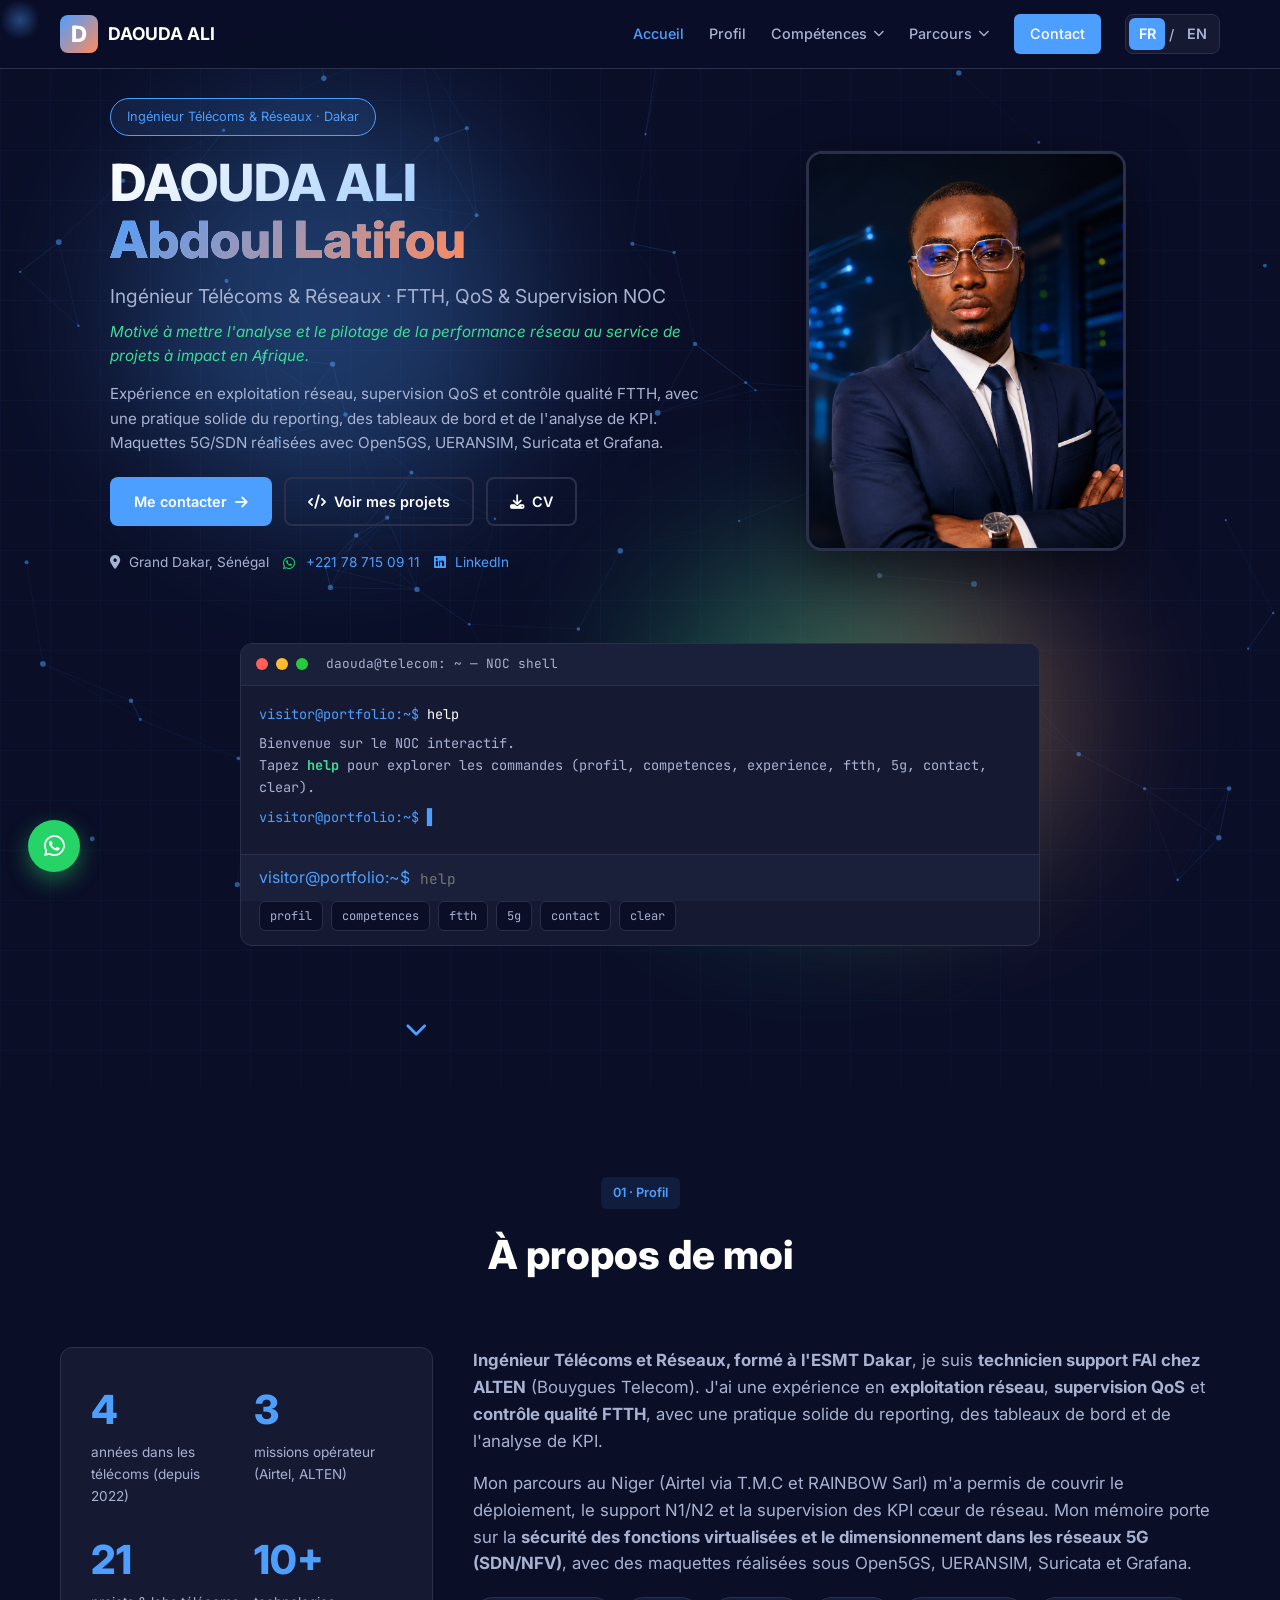
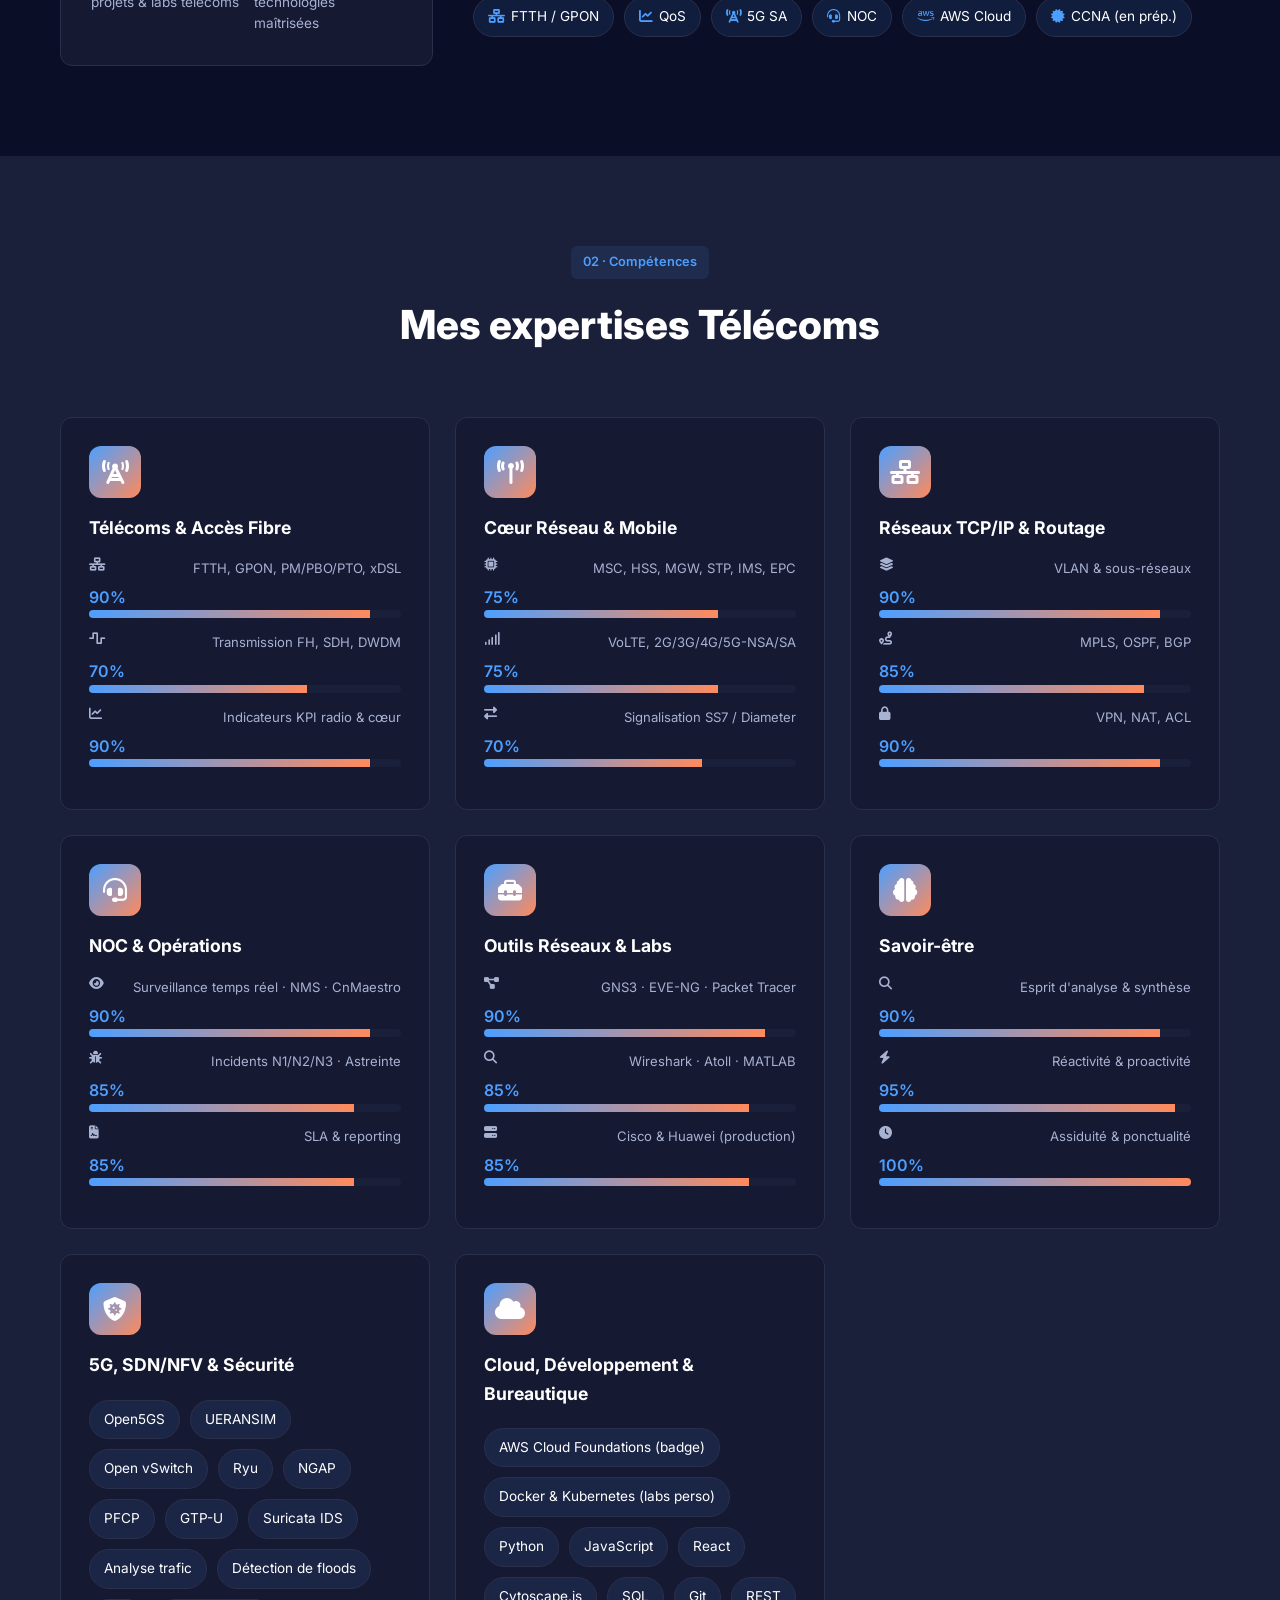
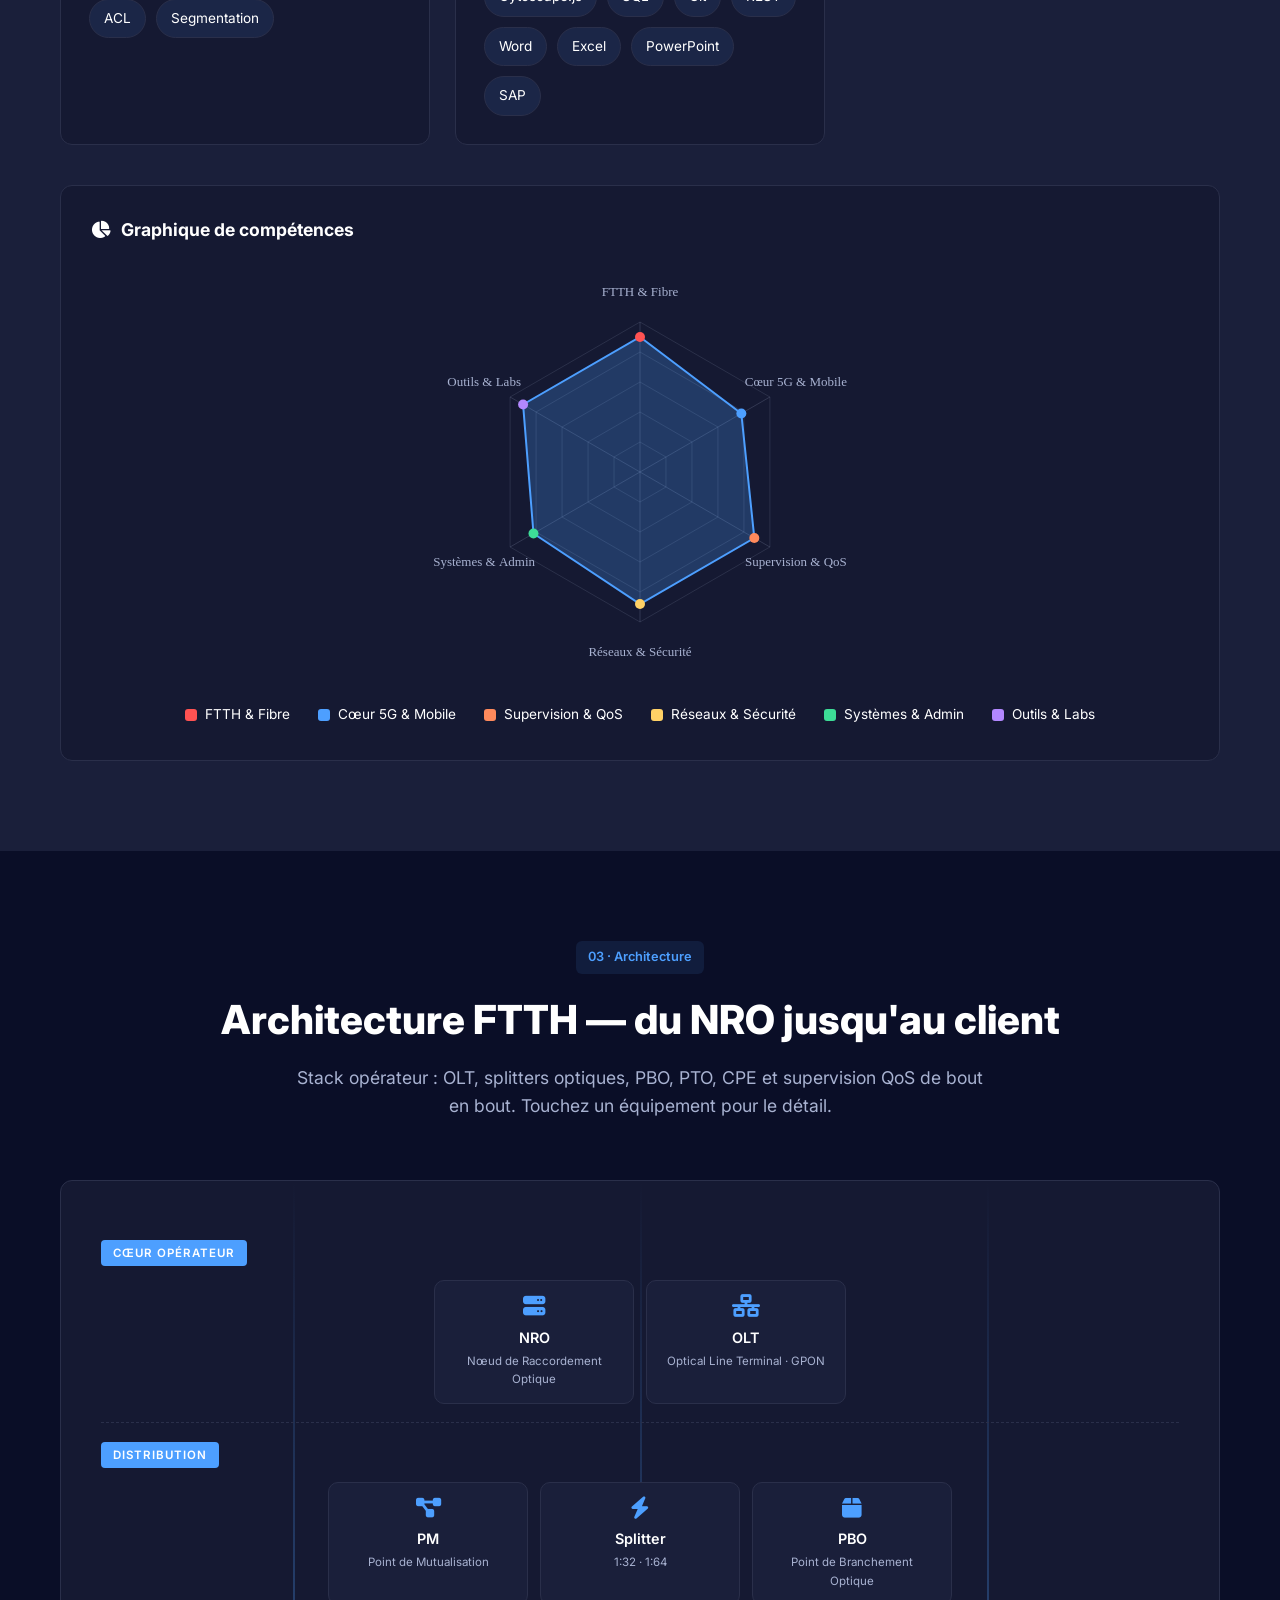
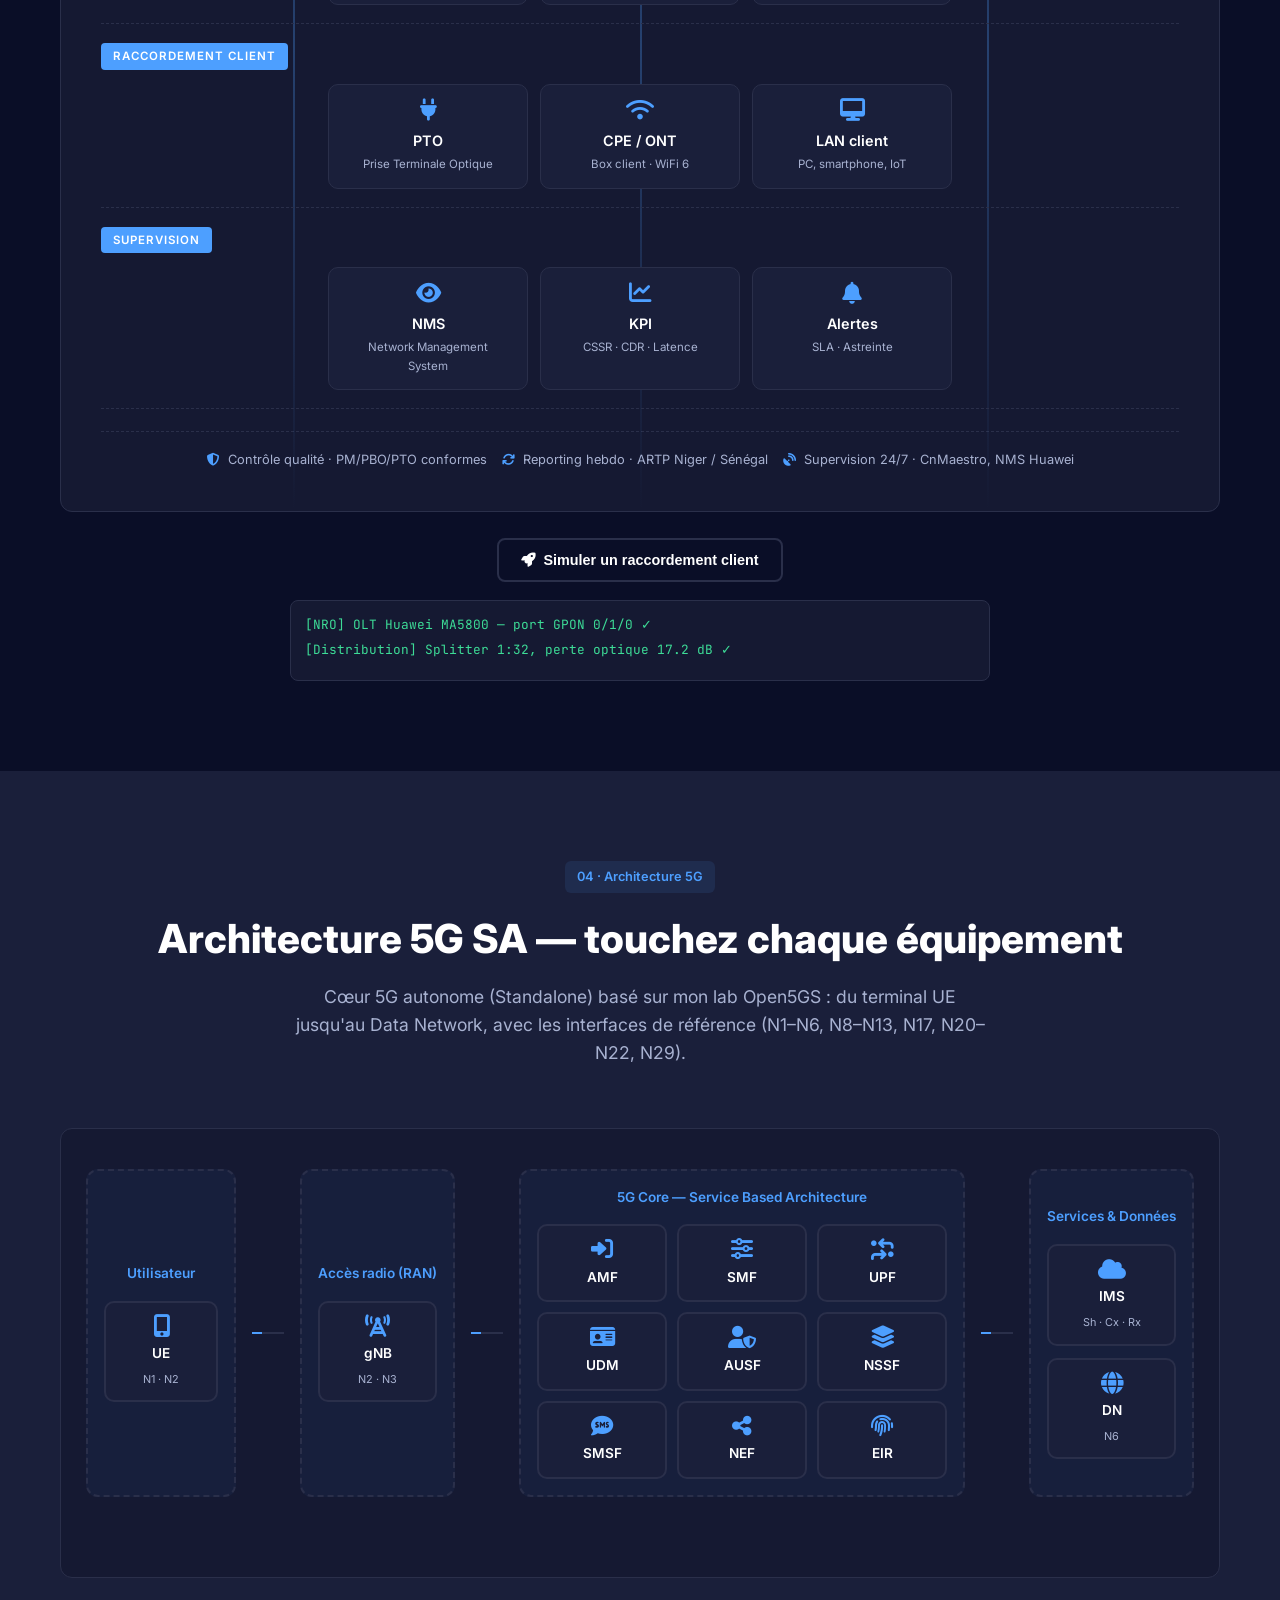
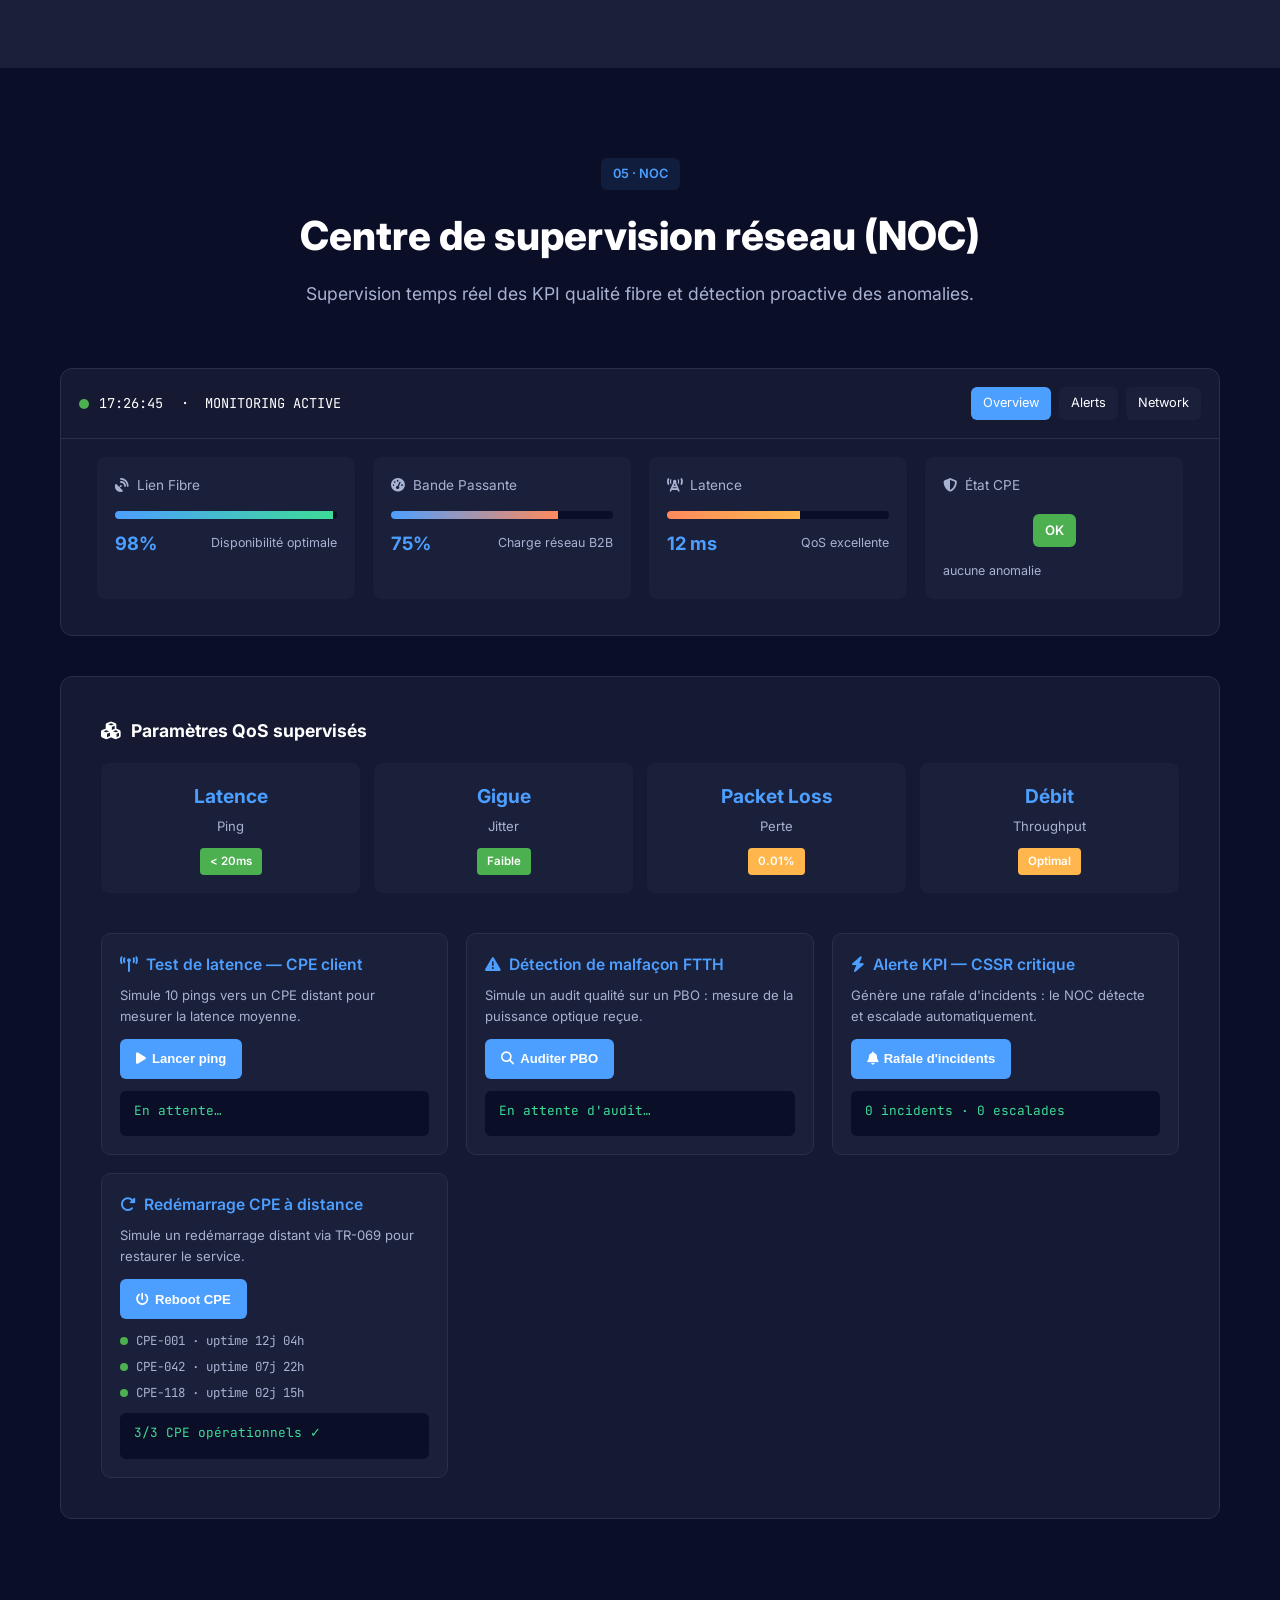
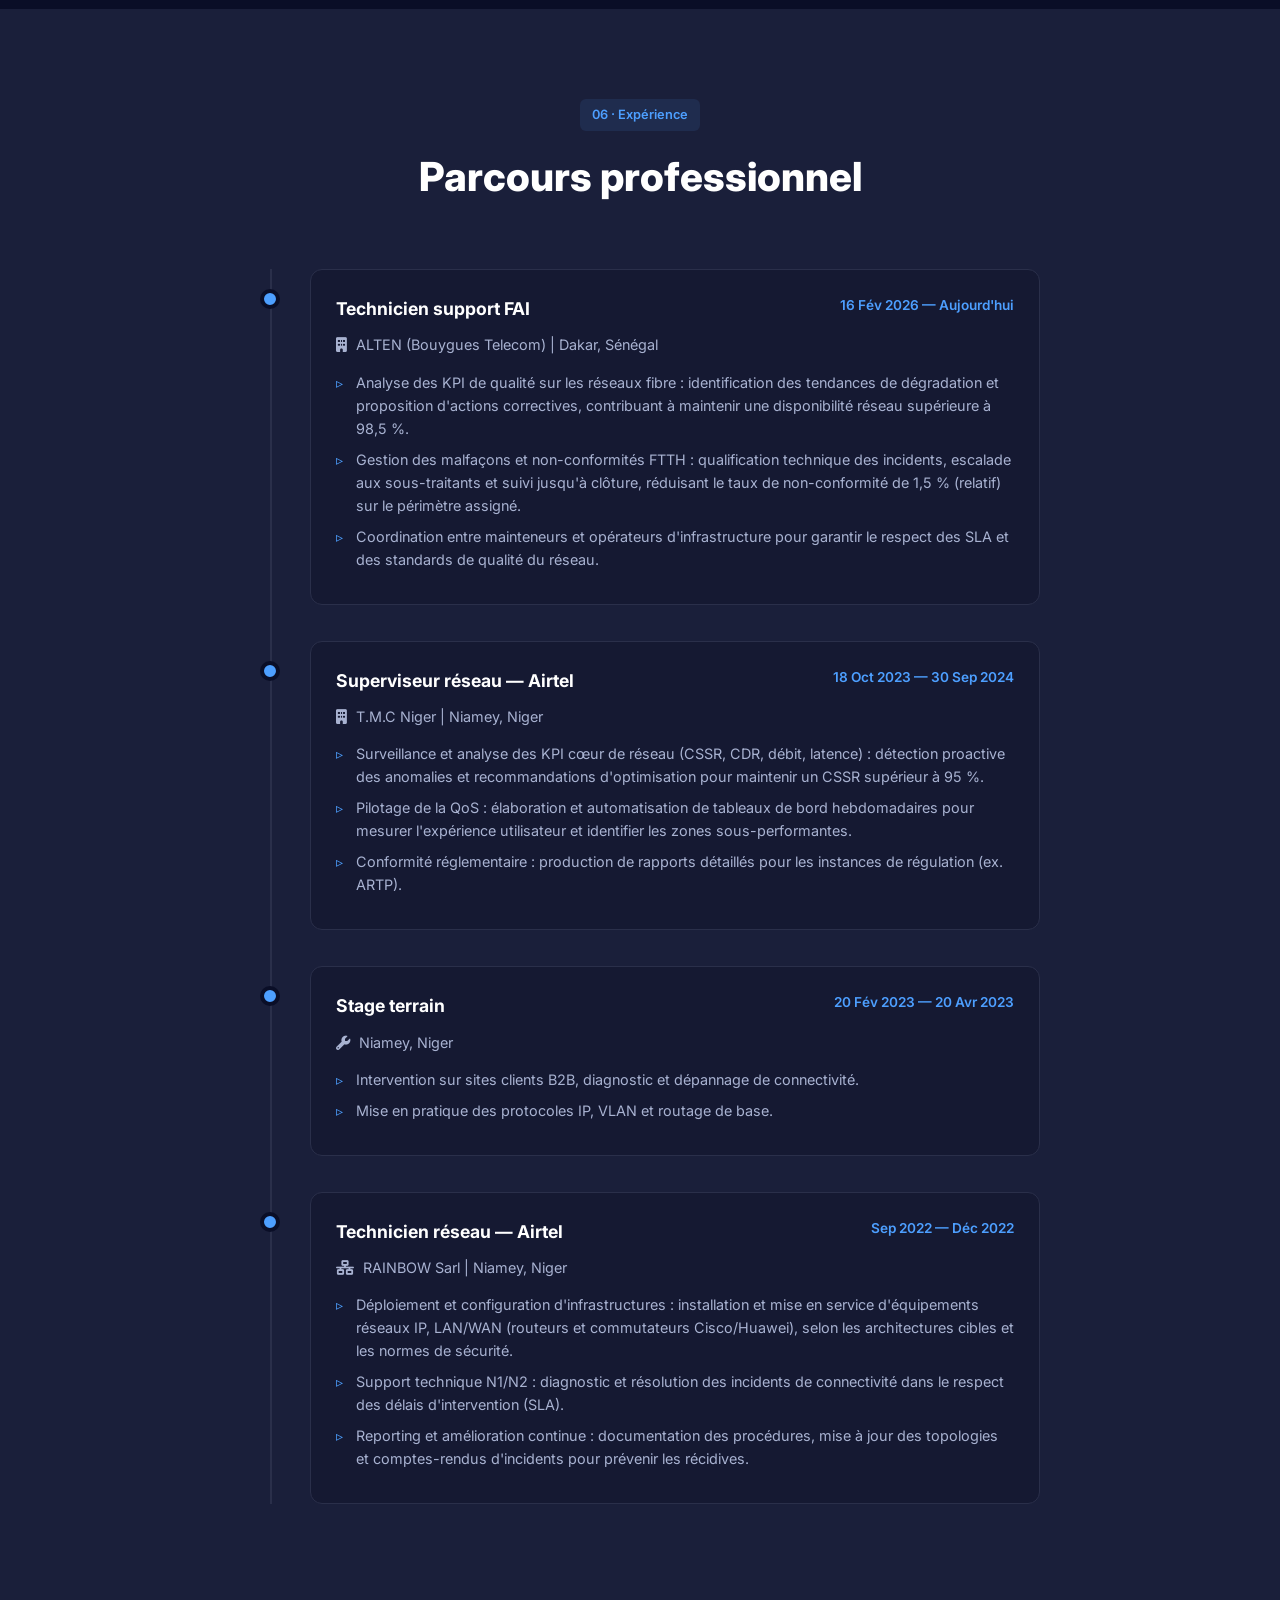
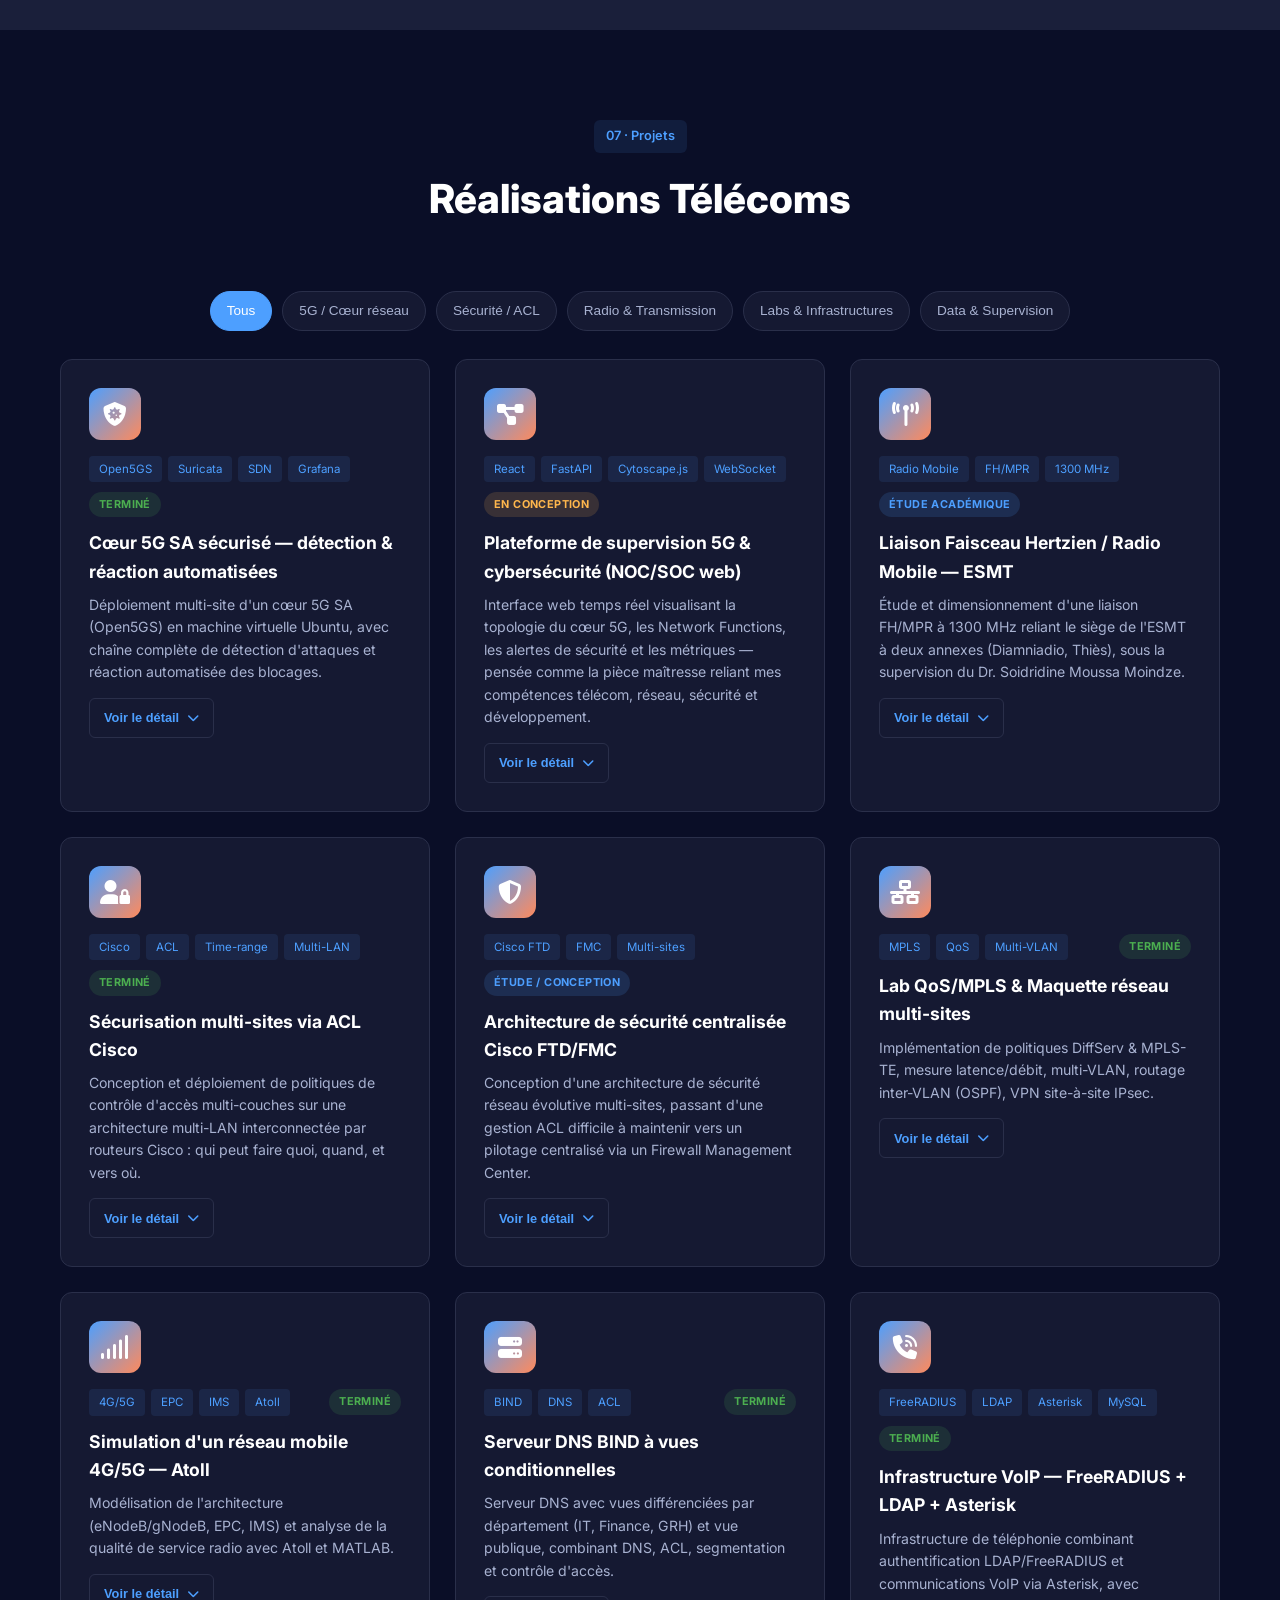
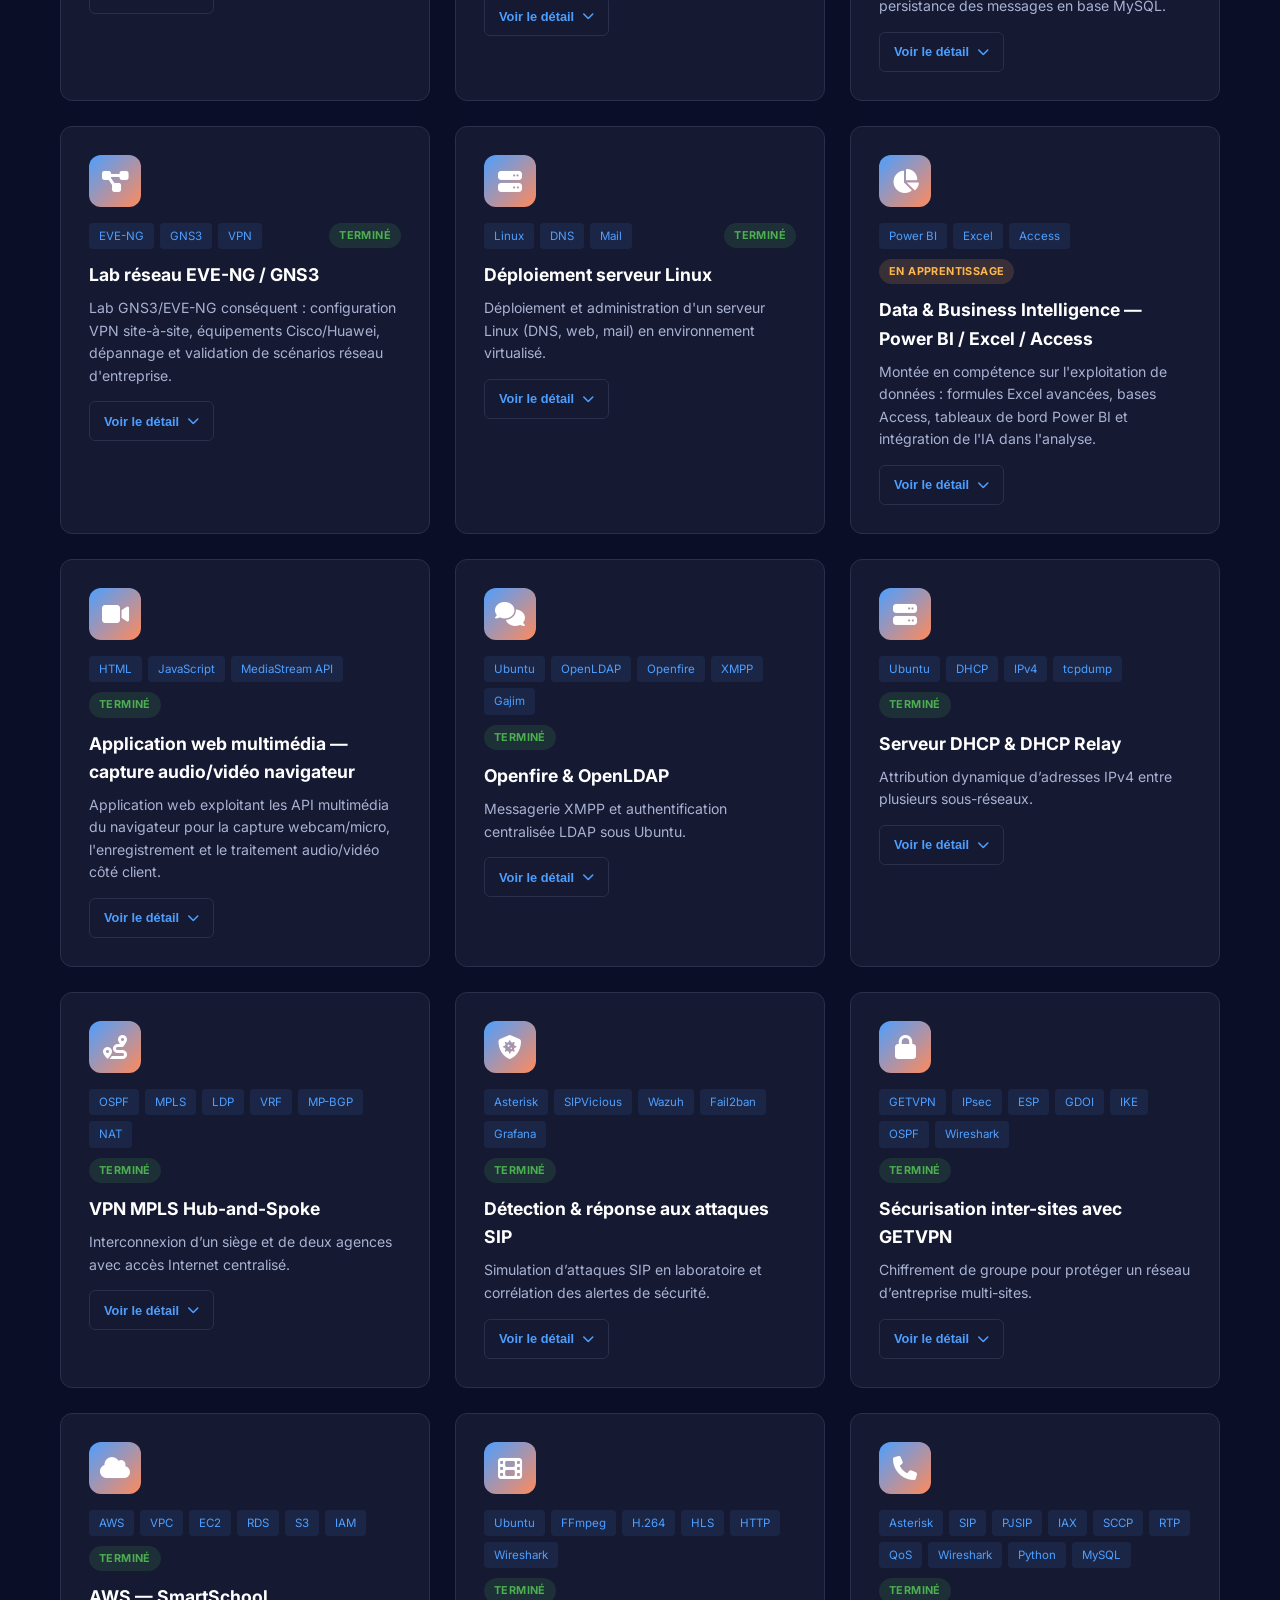
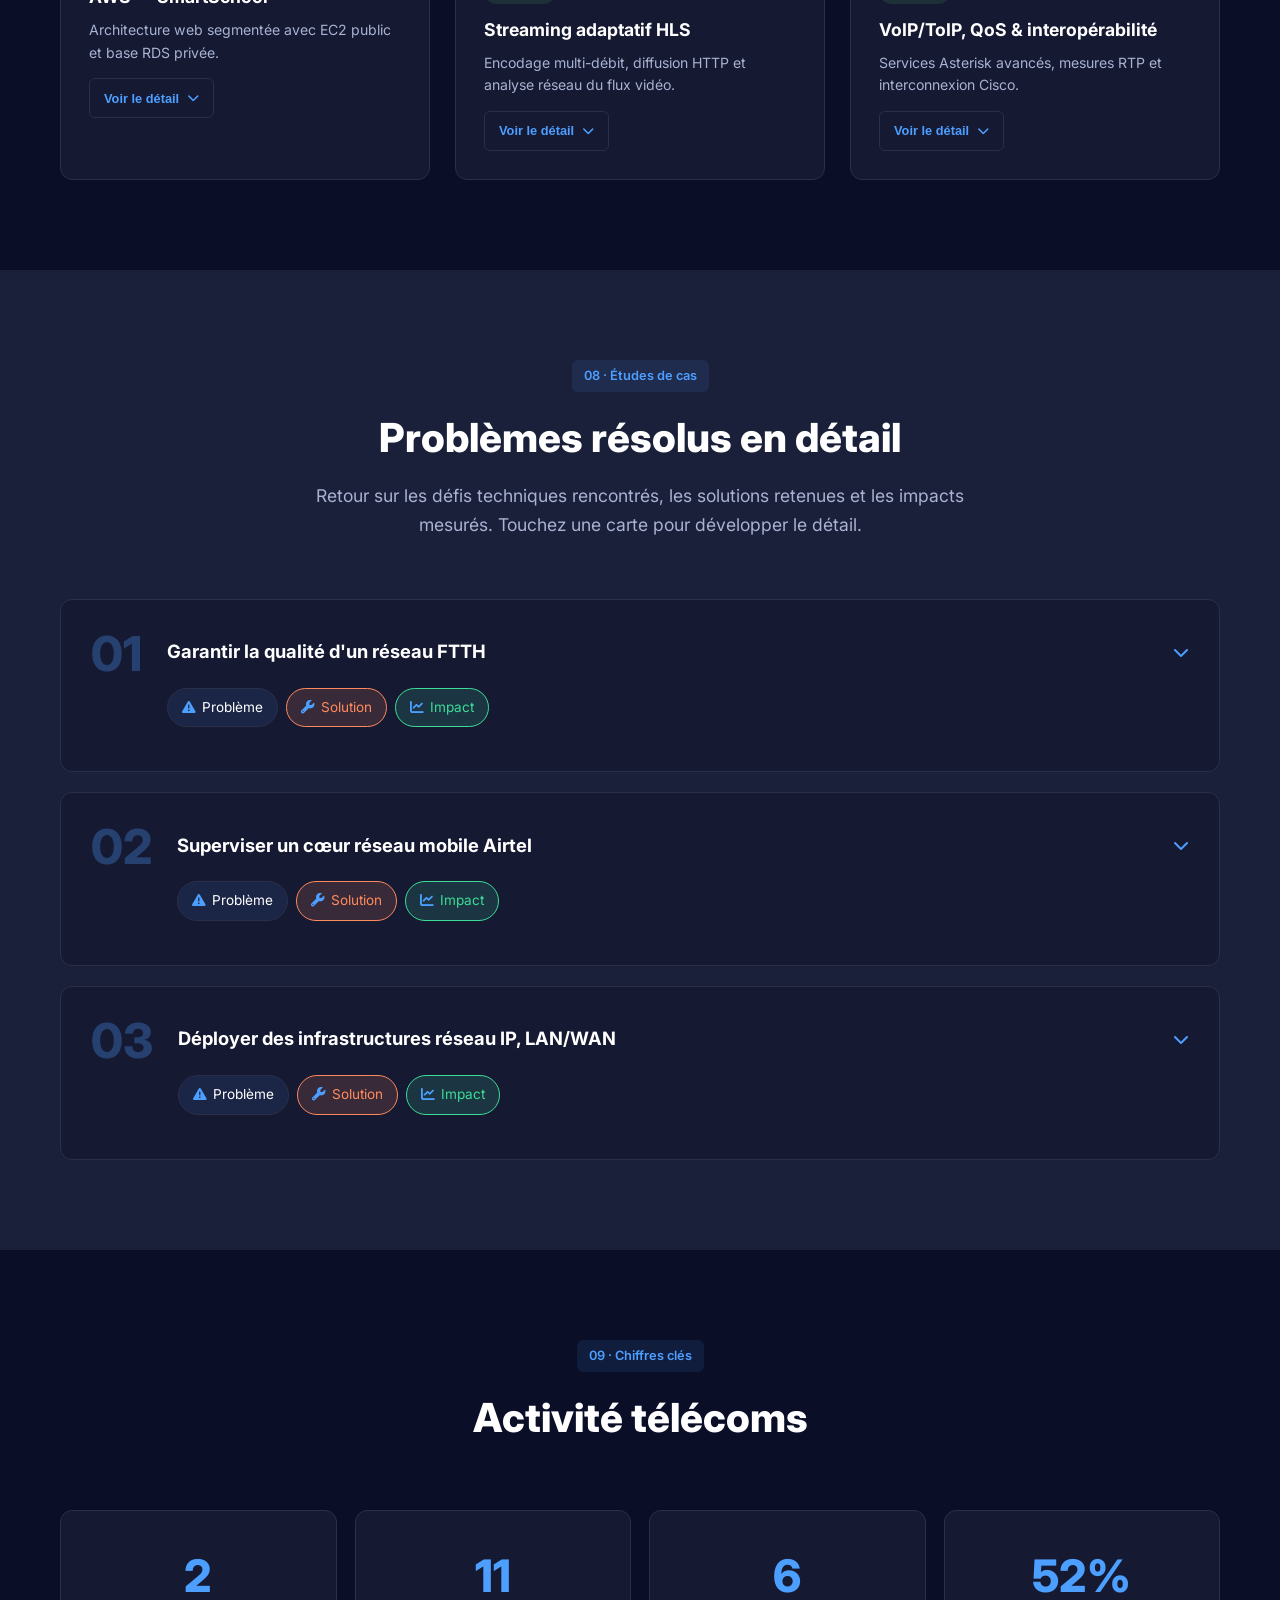
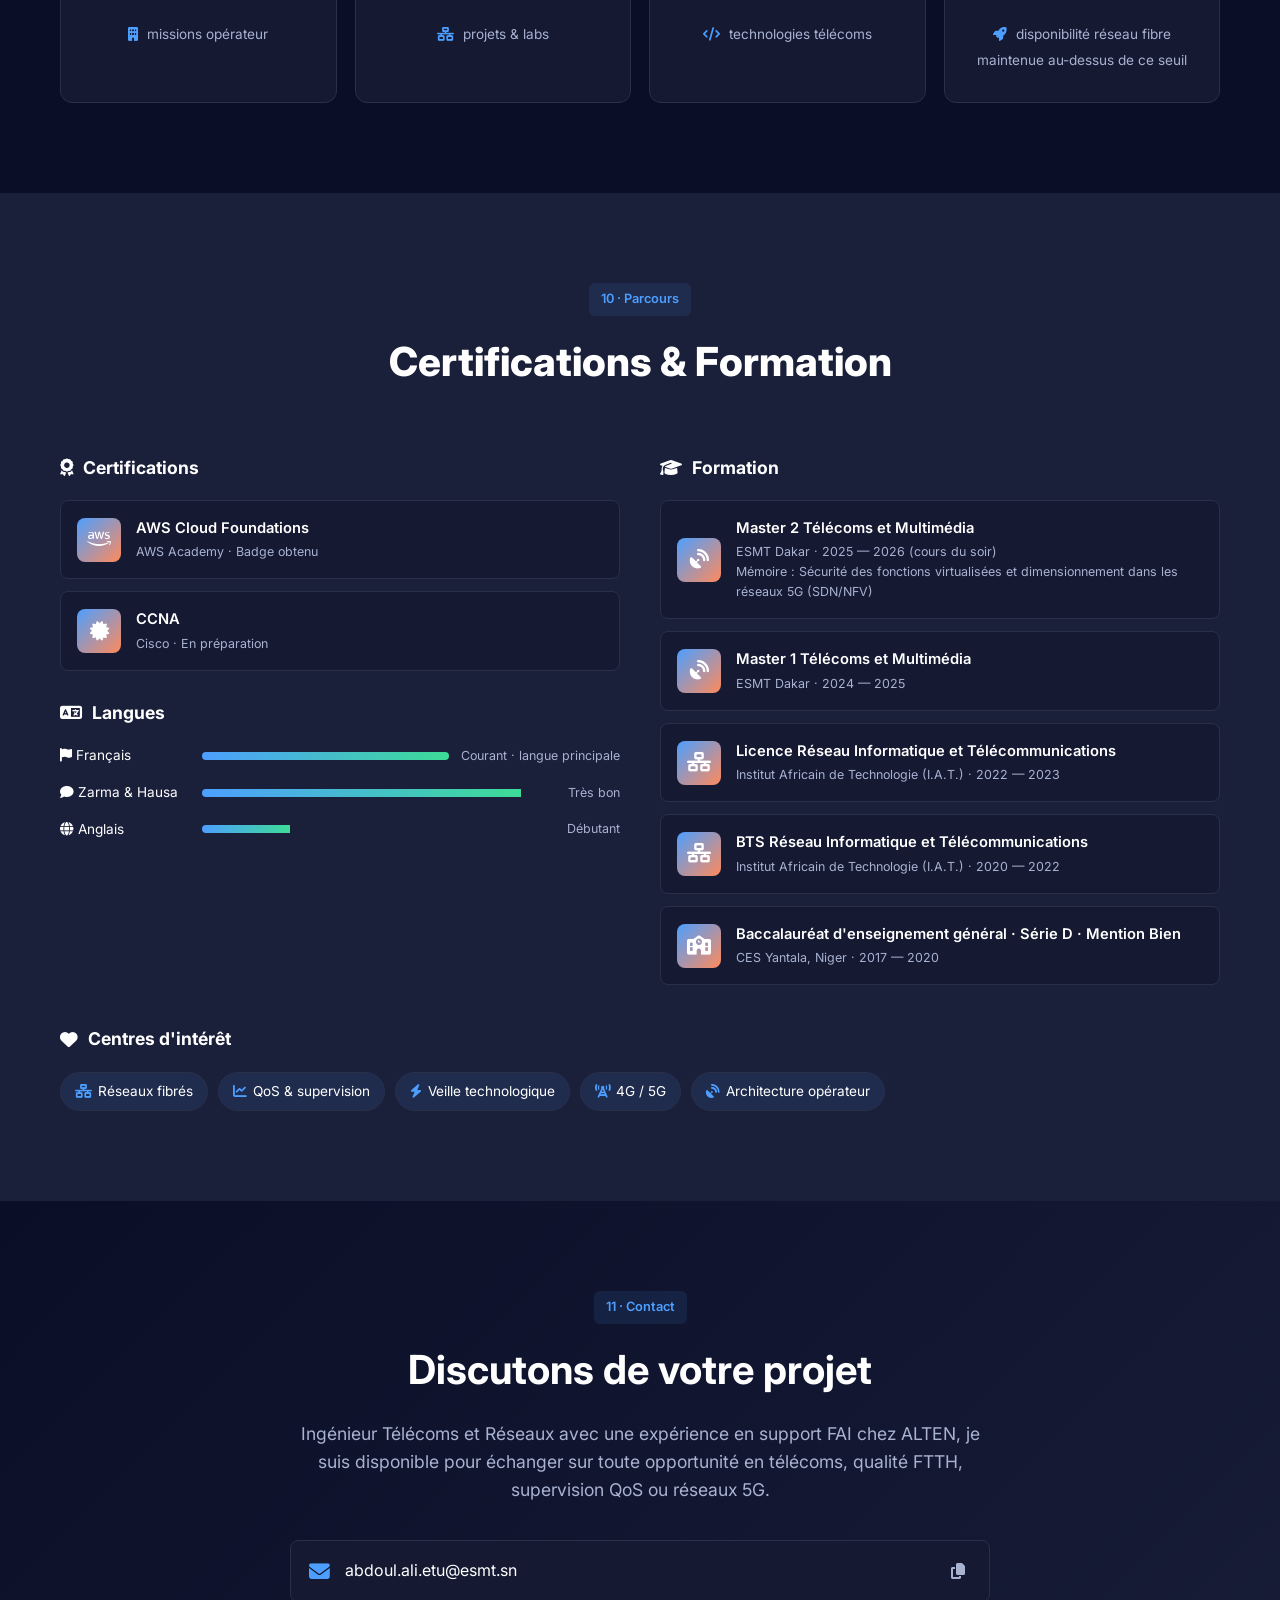
<file: index.html>
<!DOCTYPE html>
<html lang="fr"><head>
  <meta charset="UTF-8">
  <meta name="viewport" content="width=device-width, initial-scale=1.0, viewport-fit=cover">
  <meta name="theme-color" content="#020617">
  <title>DAOUDA ALI Abdoul Latifou — Télécoms &amp; Réseaux | FTTH, QoS, 5G, NOC</title>
  <meta name="description" content="DAOUDA ALI Abdoul Latifou, technicien support FAI chez ALTEN (Bouygues Telecom) et ingénieur Télécoms et Réseaux formé à l'ESMT. FTTH, QoS, supervision NOC, maquettes 5G/SDN. Basé à Dakar.">
  <meta name="keywords" content="Daouda Ali, Télécoms, Réseaux, FTTH, GPON, QoS, ALTEN, ESMT, Dakar, NOC, Airtel, ACL, Cisco, 5G, Open5GS, Suricata, SDN">
  <meta name="author" content="DAOUDA ALI Abdoul Latifou">
  <meta name="robots" content="index, follow">
  <link rel="canonical" href="https://aldah-tech.github.io/">
  <link rel="icon" type="image/svg+xml" href="assets/img/favicon.svg">

  <meta property="og:type" content="website">
  <meta property="og:title" content="DAOUDA ALI Abdoul Latifou — Télécoms &amp; Réseaux (FTTH, QoS, 5G)">
  <meta property="og:description" content="Ingénieur Télécoms et Réseaux, avec une expérience en support FAI chez ALTEN. FTTH, QoS, supervision NOC, maquettes 5G/SDN.">
  <meta property="og:locale" content="fr_FR">
  <meta property="og:site_name" content="DAOUDA ALI — Portfolio">
  <meta name="twitter:card" content="summary_large_image">
  <meta name="twitter:title" content="DAOUDA ALI Abdoul Latifou — Télécoms &amp; Réseaux (FTTH, QoS, 5G)">

  <script type="application/ld+json">
    {
      "@context": "https://schema.org",
      "@type": "Person",
      "name": "DAOUDA ALI Abdoul Latifou",
      "jobTitle": "Ingénieur Télécoms et Réseaux",
      "description": "Ingénieur Télécoms et Réseaux, spécialisé en FTTH, QoS, supervision NOC et maquettes 5G/SDN.",
      "email": "mailto:abdoul.ali.etu@esmt.sn",
      "telephone": "+221787150911",
      "address": { "@type": "PostalAddress", "addressLocality": "Dakar", "addressCountry": "SN" },
      "worksFor": { "@type": "Organization", "name": "ALTEN Sénégal" },
      "alumniOf": { "@type": "CollegeOrUniversity", "name": "ESMT — École Supérieure Multinationale des Télécommunications" }
    }
  </script>

  <link rel="preconnect" href="https://fonts.googleapis.com">
  <link rel="preconnect" href="https://fonts.gstatic.com" crossorigin="">
  <link href="https://fonts.googleapis.com/css2?family=Inter:wght@300;400;500;600;700;800&amp;family=JetBrains+Mono:wght@400;500;700&amp;display=swap" rel="stylesheet">
  <link rel="stylesheet" href="https://cdnjs.cloudflare.com/ajax/libs/font-awesome/6.5.2/css/all.min.css">
  <link rel="stylesheet" href="assets/css/style.css">
<style>
.language-switch{display:inline-flex;align-items:center;gap:7px;padding:5px;border:1px solid #cbd5e1;border-radius:15px;background:#f3f5f9;flex-shrink:0;font:800 14px Inter,sans-serif}
.language-switch a{display:block;padding:10px 12px;border-radius:10px;text-decoration:none;color:#1e3a5f}.language-switch a[aria-current="page"]{background:#1e3a5f;color:white}.language-switch span{color:#64748b}
.class-labs{margin:48px 0 28px}.class-labs p{max-width:760px;color:var(--text-muted,#a8b2d1);line-height:1.8}
.class-gallery{display:grid;grid-template-columns:repeat(2,minmax(0,1fr));gap:24px;margin-top:24px}
.class-project{border:1px solid rgba(148,163,184,.25);border-radius:18px;overflow:hidden;background:var(--bg-card,#0f172a);min-width:0}
.class-project summary{cursor:pointer;list-style:none}.class-project summary::-webkit-details-marker{display:none}
.class-cover{width:100%;height:240px;object-fit:contain;display:block;background:#e9eef4}
.class-copy{padding:24px}.class-copy h3{font-size:1.2rem;line-height:1.4;margin:12px 0}.class-copy p,.class-detail p{line-height:1.75;color:var(--text-muted,#a8b2d1)}
.class-label{font:600 11px Inter,sans-serif;text-transform:uppercase;letter-spacing:.08em;color:#7dd3fc}
.class-tags{display:flex;flex-wrap:wrap;gap:7px;margin:16px 0}.class-tags span{font-size:11px;padding:5px 8px;border-radius:6px;background:rgba(77,159,255,.12);color:#93c5fd}
.class-action{color:#93c5fd;font-weight:600;display:block;margin-top:18px}.class-project[open] .class-action::after{content:" −"}.class-project:not([open]) .class-action::after{content:" +"}
.class-detail{padding:0 24px 24px}.class-detail figure{margin:24px 0 0}.class-detail img{width:100%;height:auto;border-radius:8px;background:white}.class-detail figcaption{font-size:12px;color:#a8b2d1;margin-top:8px}
.class-source{font-size:12px;margin-top:20px;color:#a8b2d1}.class-source a{color:#93c5fd}
@media(max-width:767px){.class-gallery{grid-template-columns:1fr}.class-cover{height:210px}.language-switch{gap:4px;padding:3px}.language-switch a{padding:8px}.nav__inner{gap:8px}.nav__logo-text{font-size:12px}}

/* Consistent header controls across both languages. */
.nav__inner{gap:24px}
.language-switch{height:40px;padding:3px;gap:4px;border:1px solid var(--border,#26324a);border-radius:8px;background:var(--bg-card,#0f172a);font-family:inherit;font-size:.9rem;font-weight:600;box-sizing:border-box}
.language-switch a{display:flex;align-items:center;justify-content:center;min-width:36px;height:32px;padding:0 9px;border-radius:6px;color:var(--text-secondary,#a8b2d1);line-height:1;transition:background .2s,color .2s}
.language-switch a[aria-current="page"]{background:var(--primary,#4d9fff);color:#fff}
.language-switch a:hover{background:rgba(77,159,255,.15);color:var(--text-primary,#fff)}
.language-switch a[aria-current="page"]:hover{background:var(--primary-dark,#3187ed);color:#fff}
.language-switch a:focus-visible{outline:2px solid var(--primary,#4d9fff);outline-offset:3px}
.language-switch span{color:var(--text-secondary,#a8b2d1);font-weight:500}
@media(min-width:1025px){.nav__menu{margin-left:auto}.language-switch{margin-left:0}}
@media(max-width:1024px){.nav__inner{gap:12px}.language-switch{margin-left:auto}}
@media(max-width:767px){.language-switch{height:38px;padding:2px;gap:3px}.language-switch a{height:32px;min-width:32px;padding:0 7px}.nav__inner{gap:10px}}
.project.project--open .project__details--gallery{max-height:none}.project__details--gallery .class-detail{padding:0}.project__details--gallery figure{margin-top:18px}</style><link rel="alternate" hreflang="fr" href="https://aldah-tech.github.io/"><link rel="alternate" hreflang="en" href="https://aldah-tech.github.io/en.html"></head>
<body>
  <div class="scroll-progress" id="scrollProgress" aria-hidden="true"></div>
  <div class="cursor-glow" id="cursorGlow" aria-hidden="true"></div>

  <header class="nav">
    <div class="nav__inner">
      <a href="#home" class="nav__logo">
        <span class="nav__logo-mark">D</span>
        <span class="nav__logo-text">DAOUDA ALI</span>
      </a>
      <nav class="nav__menu" id="navMenu" aria-label="Navigation principale">
        <a href="#home" class="nav__link">Accueil</a>
        <a href="#profil" class="nav__link">Profil</a>
        <div class="nav__dropdown">
          <button type="button" class="nav__dropdown-toggle" aria-expanded="false">Compétences <i class="fa-solid fa-chevron-down"></i></button>
          <div class="nav__dropdown-menu">
            <a href="#competences" class="nav__dropdown-link">Vue d'ensemble</a>
            <a href="#architecture" class="nav__dropdown-link">Architecture FTTH</a>
            <a href="#arch5g" class="nav__dropdown-link">Architecture 5G</a>
            <a href="#noc" class="nav__dropdown-link">NOC &amp; QoS</a>
          </div>
        </div>
        <div class="nav__dropdown">
          <button type="button" class="nav__dropdown-toggle" aria-expanded="false">Parcours <i class="fa-solid fa-chevron-down"></i></button>
          <div class="nav__dropdown-menu">
            <a href="#experience" class="nav__dropdown-link">Expérience</a>
            <a href="#projets" class="nav__dropdown-link">Projets</a>
            <a href="#cas" class="nav__dropdown-link">Études de cas</a>
            <a href="#parcours" class="nav__dropdown-link">Formation</a>
          </div>
        </div>
        <a href="#contact" class="nav__link nav__link--cta">Contact</a>
      </nav>
      <div class="language-switch" role="group" aria-label="Langue"><a href="index.html" lang="fr" hreflang="fr" aria-current="page">FR</a><span aria-hidden="true">/</span><a href="en.html" lang="en" hreflang="en">EN</a></div><button class="nav__toggle" id="navToggle" aria-label="Ouvrir le menu" aria-expanded="false">
        <span></span><span></span><span></span>
      </button>
    </div>
  </header>
  <div class="nav__overlay" id="navOverlay" aria-hidden="true"></div>

  <main>
    <!-- HERO -->
    <section class="hero" id="home">
      <div class="hero__bg" aria-hidden="true">
        <canvas class="hero__canvas" id="particleCanvas"></canvas>
        <span class="hero__grid"></span>
        <span class="hero__orb hero__orb--1"></span>
        <span class="hero__orb hero__orb--2"></span>
        <span class="hero__orb hero__orb--3"></span>
      </div>
      <div class="hero__inner container">
        <div class="hero__content">
          <div class="hero__badge reveal">Ingénieur Télécoms &amp; Réseaux · Dakar</div>
          <h1 class="hero__title reveal">
            DAOUDA ALI<br>
            <span class="hero__title-accent">Abdoul Latifou</span>
          </h1>
          <p class="hero__role reveal">Ingénieur Télécoms &amp; Réseaux · FTTH, QoS &amp; Supervision NOC</p>
          <p class="hero__tagline reveal">Motivé à mettre l'analyse et le pilotage de la performance réseau au service de projets à impact en Afrique.</p>
          <p class="hero__desc reveal">
            Expérience en exploitation réseau, supervision QoS et contrôle qualité FTTH, avec une
            pratique solide du reporting, des tableaux de bord et de l'analyse de KPI. Maquettes
            5G/SDN réalisées avec Open5GS, UERANSIM, Suricata et Grafana.
          </p>
          <div class="hero__actions reveal">
            <a href="#contact" class="btn btn--primary">Me contacter <i class="fa-solid fa-arrow-right"></i></a>
            <a href="#projets" class="btn btn--ghost"><i class="fa-solid fa-code"></i> Voir mes projets</a>
            <a href="assets/CV_Daouda_Ali.pdf" class="btn btn--ghost" download="CV-Daouda-Ali-Telecoms.pdf"><i class="fa-solid fa-download"></i> CV</a>
          </div>
          <div class="hero__meta reveal">
            <button type="button" class="hero__meta-copy" data-copy="+221787150911"><i class="fa-solid fa-location-dot"></i> Grand Dakar, Sénégal</button>
            <a href="https://wa.me/221787150911" target="_blank" rel="noopener" class="hero__meta-whatsapp"><i class="fa-brands fa-whatsapp"></i> +221 78 715 09 11</a>
            <a href="https://www.linkedin.com/in/daouda-aliabdoul-latifou-336469253" target="_blank" rel="noopener">
              <i class="fa-brands fa-linkedin"></i> LinkedIn
            </a>
          </div>
        </div>
        <div class="hero__media reveal" aria-label="Portrait">
          <img class="hero__photo" src="assets/img/daouda.jpg" alt="Portrait de DAOUDA ALI Abdoul Latifou" onerror="this.style.display='none'">
        </div>
        <div class="hero__terminal reveal">
          <div class="terminal__bar"><span class="terminal__dot terminal__dot--red"></span><span class="terminal__dot terminal__dot--yellow"></span><span class="terminal__dot terminal__dot--green"></span><span class="terminal__title">daouda@telecom: ~ — NOC shell</span></div>
          <div class="terminal__body terminal__body--shell" id="shellBody" aria-live="polite">
            <p class="t-line"><span class="t-prompt">visitor@portfolio:~$</span> <span class="t-typed">help</span></p>
            <p class="t-out t-out--block">
              Bienvenue sur le NOC interactif.<br>
              Tapez <strong>help</strong> pour explorer les commandes (profil, competences, experience, ftth, 5g, contact, clear).
            </p>
            <p class="t-line t-blink"><span class="t-prompt">visitor@portfolio:~$</span> <span class="t-cursor">▋</span></p>
          </div>
          <form class="shell__form" id="shellForm" autocomplete="off">
            <span class="t-prompt">visitor@portfolio:~$</span>
            <input type="text" class="shell__input" id="shellInput" placeholder="help" spellcheck="false" autocomplete="off" inputmode="text" enterkeyhint="send">
          </form>
          <div class="shell__quick" id="shellQuick" aria-hidden="true">
            <button type="button" data-cmd="profil">profil</button>
            <button type="button" data-cmd="competences">competences</button>
            <button type="button" data-cmd="ftth">ftth</button>
            <button type="button" data-cmd="5g">5g</button>
            <button type="button" data-cmd="contact">contact</button>
            <button type="button" data-cmd="clear">clear</button>
          </div>
        </div>
        <a href="#profil" class="hero__scroll" aria-label="Défiler vers le profil"><i class="fa-solid fa-chevron-down"></i></a>
      </div>
    </section>

    <!-- 01 PROFIL -->
    <section class="section" id="profil">
      <div class="container">
        <div class="section__head reveal">
          <span class="section__tag">01 · Profil</span>
          <h2 class="section__title">À propos de moi</h2>
        </div>
        <div class="profil">
          <div class="profil__card reveal">
            <div class="profil__stat"><div class="profil__stat-num" data-count="4" data-suffix="">0</div><div class="profil__stat-label">années dans les télécoms (depuis 2022)</div></div>
            <div class="profil__stat"><div class="profil__stat-num" data-count="3">0</div><div class="profil__stat-label">missions opérateur (Airtel, ALTEN)</div></div>
            <div class="profil__stat"><div class="profil__stat-num" data-count="21">0</div><div class="profil__stat-label">projets &amp; labs télécoms</div></div>
            <div class="profil__stat"><div class="profil__stat-num" data-count="10" data-suffix="+">0</div><div class="profil__stat-label">technologies maîtrisées</div></div>
          </div>
          <div class="profil__text reveal">
            <p>
              <strong>Ingénieur Télécoms et Réseaux, formé à l'ESMT Dakar</strong>, je suis
              <strong>technicien support FAI chez ALTEN</strong> (Bouygues Telecom). J'ai une expérience en
              <strong>exploitation réseau</strong>, <strong>supervision QoS</strong> et
              <strong>contrôle qualité FTTH</strong>, avec une pratique solide du reporting, des
              tableaux de bord et de l'analyse de KPI.
            </p>
            <p>
              Mon parcours au Niger (Airtel via T.M.C et RAINBOW Sarl) m'a permis de couvrir le
              déploiement, le support N1/N2 et la supervision des KPI cœur de réseau. Mon mémoire porte sur la
              <strong>sécurité des fonctions virtualisées et le dimensionnement dans les réseaux 5G (SDN/NFV)</strong>,
              avec des maquettes réalisées sous Open5GS, UERANSIM, Suricata et Grafana.
            </p>
            <div class="profil__chips">
              <span class="chip"><i class="fa-solid fa-network-wired"></i> FTTH / GPON</span>
              <span class="chip"><i class="fa-solid fa-chart-line"></i> QoS</span>
              <span class="chip"><i class="fa-solid fa-tower-cell"></i> 5G SA</span>
              <span class="chip"><i class="fa-solid fa-headset"></i> NOC</span>
              <span class="chip"><i class="fa-brands fa-aws"></i> AWS Cloud</span>
              <span class="chip"><i class="fa-solid fa-certificate"></i> CCNA (en prép.)</span>
            </div>
          </div>
        </div>
      </div>
    </section>

    <!-- 02 COMPÉTENCES -->
    <section class="section section--alt" id="competences">
      <div class="container">
        <div class="section__head reveal">
          <span class="section__tag">02 · Compétences</span>
          <h2 class="section__title">Mes expertises Télécoms</h2>
        </div>
        <div class="skills">
          <article class="skill reveal">
            <div class="skill__icon"><i class="fa-solid fa-tower-cell"></i></div>
            <h3 class="skill__title">Télécoms &amp; Accès Fibre</h3>
            <div class="skill__bars">
              <div class="bar"><span class="bar__label"><i class="fa-solid fa-network-wired"></i> FTTH, GPON, PM/PBO/PTO, xDSL</span><span class="bar__pct">90%</span><div class="bar__track"><span class="bar__fill" data-width="90"></span></div></div>
              <div class="bar"><span class="bar__label"><i class="fa-solid fa-wave-square"></i> Transmission FH, SDH, DWDM</span><span class="bar__pct">70%</span><div class="bar__track"><span class="bar__fill" data-width="70"></span></div></div>
              <div class="bar"><span class="bar__label"><i class="fa-solid fa-chart-line"></i> Indicateurs KPI radio &amp; cœur</span><span class="bar__pct">90%</span><div class="bar__track"><span class="bar__fill" data-width="90"></span></div></div>
            </div>
          </article>
          <article class="skill reveal">
            <div class="skill__icon"><i class="fa-solid fa-tower-broadcast"></i></div>
            <h3 class="skill__title">Cœur Réseau &amp; Mobile</h3>
            <div class="skill__bars">
              <div class="bar"><span class="bar__label"><i class="fa-solid fa-microchip"></i> MSC, HSS, MGW, STP, IMS, EPC</span><span class="bar__pct">75%</span><div class="bar__track"><span class="bar__fill" data-width="75"></span></div></div>
              <div class="bar"><span class="bar__label"><i class="fa-solid fa-signal"></i> VoLTE, 2G/3G/4G/5G-NSA/SA</span><span class="bar__pct">75%</span><div class="bar__track"><span class="bar__fill" data-width="75"></span></div></div>
              <div class="bar"><span class="bar__label"><i class="fa-solid fa-right-left"></i> Signalisation SS7 / Diameter</span><span class="bar__pct">70%</span><div class="bar__track"><span class="bar__fill" data-width="70"></span></div></div>
            </div>
          </article>
          <article class="skill reveal">
            <div class="skill__icon"><i class="fa-solid fa-network-wired"></i></div>
            <h3 class="skill__title">Réseaux TCP/IP &amp; Routage</h3>
            <div class="skill__bars">
              <div class="bar"><span class="bar__label"><i class="fa-solid fa-layer-group"></i> VLAN &amp; sous-réseaux</span><span class="bar__pct">90%</span><div class="bar__track"><span class="bar__fill" data-width="90"></span></div></div>
              <div class="bar"><span class="bar__label"><i class="fa-solid fa-route"></i> MPLS, OSPF, BGP</span><span class="bar__pct">85%</span><div class="bar__track"><span class="bar__fill" data-width="85"></span></div></div>
              <div class="bar"><span class="bar__label"><i class="fa-solid fa-lock"></i> VPN, NAT, ACL</span><span class="bar__pct">90%</span><div class="bar__track"><span class="bar__fill" data-width="90"></span></div></div>
            </div>
          </article>
          <article class="skill reveal">
            <div class="skill__icon"><i class="fa-solid fa-headset"></i></div>
            <h3 class="skill__title">NOC &amp; Opérations</h3>
            <div class="skill__bars">
              <div class="bar"><span class="bar__label"><i class="fa-solid fa-eye"></i> Surveillance temps réel · NMS · CnMaestro</span><span class="bar__pct">90%</span><div class="bar__track"><span class="bar__fill" data-width="90"></span></div></div>
              <div class="bar"><span class="bar__label"><i class="fa-solid fa-bug"></i> Incidents N1/N2/N3 · Astreinte</span><span class="bar__pct">85%</span><div class="bar__track"><span class="bar__fill" data-width="85"></span></div></div>
              <div class="bar"><span class="bar__label"><i class="fa-solid fa-file-contract"></i> SLA &amp; reporting</span><span class="bar__pct">85%</span><div class="bar__track"><span class="bar__fill" data-width="85"></span></div></div>
            </div>
          </article>
          <article class="skill reveal">
            <div class="skill__icon"><i class="fa-solid fa-toolbox"></i></div>
            <h3 class="skill__title">Outils Réseaux &amp; Labs</h3>
            <div class="skill__bars">
              <div class="bar"><span class="bar__label"><i class="fa-solid fa-diagram-project"></i> GNS3 · EVE-NG · Packet Tracer</span><span class="bar__pct">90%</span><div class="bar__track"><span class="bar__fill" data-width="90"></span></div></div>
              <div class="bar"><span class="bar__label"><i class="fa-solid fa-magnifying-glass"></i> Wireshark · Atoll · MATLAB</span><span class="bar__pct">85%</span><div class="bar__track"><span class="bar__fill" data-width="85"></span></div></div>
              <div class="bar"><span class="bar__label"><i class="fa-solid fa-server"></i> Cisco &amp; Huawei (production)</span><span class="bar__pct">85%</span><div class="bar__track"><span class="bar__fill" data-width="85"></span></div></div>
            </div>
          </article>
          <article class="skill reveal">
            <div class="skill__icon"><i class="fa-solid fa-brain"></i></div>
            <h3 class="skill__title">Savoir-être</h3>
            <div class="skill__bars">
              <div class="bar"><span class="bar__label"><i class="fa-solid fa-magnifying-glass"></i> Esprit d'analyse &amp; synthèse</span><span class="bar__pct">90%</span><div class="bar__track"><span class="bar__fill" data-width="90"></span></div></div>
              <div class="bar"><span class="bar__label"><i class="fa-solid fa-bolt"></i> Réactivité &amp; proactivité</span><span class="bar__pct">95%</span><div class="bar__track"><span class="bar__fill" data-width="95"></span></div></div>
              <div class="bar"><span class="bar__label"><i class="fa-solid fa-clock"></i> Assiduité &amp; ponctualité</span><span class="bar__pct">100%</span><div class="bar__track"><span class="bar__fill" data-width="100"></span></div></div>
            </div>
          </article>
          <article class="skill reveal">
            <div class="skill__icon"><i class="fa-solid fa-shield-virus"></i></div>
            <h3 class="skill__title">5G, SDN/NFV &amp; Sécurité</h3>
            <div class="profil__chips">
              <span class="chip">Open5GS</span><span class="chip">UERANSIM</span><span class="chip">Open vSwitch</span><span class="chip">Ryu</span>
              <span class="chip">NGAP</span><span class="chip">PFCP</span><span class="chip">GTP-U</span>
              <span class="chip">Suricata IDS</span><span class="chip">Analyse trafic</span><span class="chip">Détection de floods</span><span class="chip">ACL</span><span class="chip">Segmentation</span>
            </div>
          </article>
          <article class="skill reveal">
            <div class="skill__icon"><i class="fa-solid fa-cloud"></i></div>
            <h3 class="skill__title">Cloud, Développement &amp; Bureautique</h3>
            <div class="profil__chips">
              <span class="chip">AWS Cloud Foundations (badge)</span><span class="chip">Docker &amp; Kubernetes (labs perso)</span>
              <span class="chip">Python</span><span class="chip">JavaScript</span><span class="chip">React</span><span class="chip">Cytoscape.js</span><span class="chip">SQL</span><span class="chip">Git</span><span class="chip">REST</span>
              <span class="chip">Word</span><span class="chip">Excel</span><span class="chip">PowerPoint</span><span class="chip">SAP</span>
            </div>
          </article>
        </div>

        <div class="radar reveal">
          <div class="radar__head"><h3 class="sub-title"><i class="fa-solid fa-chart-pie"></i> Graphique de compétences</h3></div>
          <div class="radar__wrap">
            <canvas id="radarChart" width="520" height="420"></canvas>
            <ul class="radar__legend" id="radarLegend">
              <li data-idx="0"><span class="legend-dot" style="--c:#ff5252"></span> FTTH &amp; Fibre</li>
              <li data-idx="1"><span class="legend-dot" style="--c:#4d9fff"></span> Cœur 5G &amp; Mobile</li>
              <li data-idx="2"><span class="legend-dot" style="--c:#ff8a5c"></span> Supervision &amp; QoS</li>
              <li data-idx="3"><span class="legend-dot" style="--c:#ffd166"></span> Réseaux &amp; Sécurité</li>
              <li data-idx="4"><span class="legend-dot" style="--c:#3ddc97"></span> Systèmes &amp; Admin</li>
              <li data-idx="5"><span class="legend-dot" style="--c:#b388ff"></span> Outils &amp; Labs</li>
            </ul>
          </div>
        </div>
      </div>
    </section>

    <!-- 03 ARCHITECTURE FTTH -->
    <section class="section" id="architecture">
      <div class="container">
        <div class="section__head reveal">
          <span class="section__tag">03 · Architecture</span>
          <h2 class="section__title">Architecture FTTH — du NRO jusqu'au client</h2>
          <p class="section__sub">Stack opérateur : OLT, splitters optiques, PBO, PTO, CPE et supervision QoS de bout en bout. Touchez un équipement pour le détail.</p>
        </div>

        <div class="arch reveal" id="archDiagram">
          <div class="arch__flow" aria-hidden="true">
            <div class="arch__flowline arch__flowline--1"></div>
            <div class="arch__flowline arch__flowline--2"></div>
            <div class="arch__flowline arch__flowline--3"></div>
          </div>
          <div class="arch__lane">
            <div class="arch__lane-label"><span>Cœur opérateur</span></div>
            <div class="arch__nodes">
              <div class="arch__node" tabindex="0"><i class="fa-solid fa-server"></i><span>NRO</span><small>Nœud de Raccordement Optique</small></div>
              <div class="arch__node" tabindex="0"><i class="fa-solid fa-network-wired"></i><span>OLT</span><small>Optical Line Terminal · GPON</small></div>
            </div>
          </div>
          <div class="arch__lane">
            <div class="arch__lane-label"><span>Distribution</span></div>
            <div class="arch__nodes">
              <div class="arch__node" tabindex="0"><i class="fa-solid fa-diagram-project"></i><span>PM</span><small>Point de Mutualisation</small></div>
              <div class="arch__node" tabindex="0"><i class="fa-solid fa-bolt"></i><span>Splitter</span><small>1:32 · 1:64</small></div>
              <div class="arch__node" tabindex="0"><i class="fa-solid fa-box"></i><span>PBO</span><small>Point de Branchement Optique</small></div>
            </div>
          </div>
          <div class="arch__lane">
            <div class="arch__lane-label"><span>Raccordement client</span></div>
            <div class="arch__nodes">
              <div class="arch__node" tabindex="0"><i class="fa-solid fa-plug"></i><span>PTO</span><small>Prise Terminale Optique</small></div>
              <div class="arch__node" tabindex="0"><i class="fa-solid fa-wifi"></i><span>CPE / ONT</span><small>Box client · WiFi 6</small></div>
              <div class="arch__node" tabindex="0"><i class="fa-solid fa-desktop"></i><span>LAN client</span><small>PC, smartphone, IoT</small></div>
            </div>
          </div>
          <div class="arch__lane">
            <div class="arch__lane-label"><span>Supervision</span></div>
            <div class="arch__nodes">
              <div class="arch__node" tabindex="0"><i class="fa-solid fa-eye"></i><span>NMS</span><small>Network Management System</small></div>
              <div class="arch__node" tabindex="0"><i class="fa-solid fa-chart-line"></i><span>KPI</span><small>CSSR · CDR · Latence</small></div>
              <div class="arch__node" tabindex="0"><i class="fa-solid fa-bell"></i><span>Alertes</span><small>SLA · Astreinte</small></div>
            </div>
          </div>
          <div class="arch__bar">
            <div class="arch__bar-item"><i class="fa-solid fa-shield-halved"></i> Contrôle qualité · PM/PBO/PTO conformes</div>
            <div class="arch__bar-item"><i class="fa-solid fa-arrows-rotate"></i> Reporting hebdo · ARTP Niger / Sénégal</div>
            <div class="arch__bar-item"><i class="fa-solid fa-satellite-dish"></i> Supervision 24/7 · CnMaestro, NMS Huawei</div>
          </div>
        </div>

        <div class="arch__ops reveal">
          <button class="btn btn--ghost" id="archDeploy"><i class="fa-solid fa-rocket"></i> Simuler un raccordement client</button>
          <div class="arch__log" id="archLog" role="log" aria-live="polite">
            <p class="arch__log-line">[NRO] OLT Huawei MA5800 — port GPON 0/1/0 ✓</p>
            <p class="arch__log-line">[Distribution] Splitter 1:32, perte optique 17.2 dB ✓</p>
          </div>
        </div>
      </div>
    </section>

    <!-- 04 ARCHITECTURE 5G SA -->
    <section class="section section--alt" id="arch5g">
      <div class="container">
        <div class="section__head reveal">
          <span class="section__tag">04 · Architecture 5G</span>
          <h2 class="section__title">Architecture 5G SA — touchez chaque équipement</h2>
          <p class="section__sub">Cœur 5G autonome (Standalone) basé sur mon lab Open5GS : du terminal UE jusqu'au Data Network, avec les interfaces de référence (N1–N6, N8–N13, N17, N20–N22, N29).</p>
        </div>

        <div class="netmap netmap--5g reveal" id="netmap5g">
          <div class="netmap__zone">
            <div class="netmap__zone-title">Utilisateur</div>
            <div class="netmap__node" tabindex="0" data-role="UE (IMSI)" data-desc="User Equipment : smartphone avec SIM (IMSI) qui s'enregistre sur le réseau 5G. Interfaces N1 (signalisation NAS) et N2 via le gNB.">
              <i class="fa-solid fa-mobile-screen-button"></i><span>UE</span><small>N1 · N2</small>
            </div>
          </div>

          <div class="netmap__conn"><span class="netmap__flow"></span></div>

          <div class="netmap__zone">
            <div class="netmap__zone-title">Accès radio (RAN)</div>
            <div class="netmap__node" tabindex="0" data-role="gNodeB (gNB)" data-desc="Antenne radio 5G : relie le UE au cœur de réseau. Transporte la signalisation NGAP (N2) et les données utilisateur GTP-U (N3).">
              <i class="fa-solid fa-tower-cell"></i><span>gNB</span><small>N2 · N3</small>
            </div>
          </div>

          <div class="netmap__conn"><span class="netmap__flow"></span></div>

          <div class="netmap__zone netmap__zone--core">
            <div class="netmap__zone-title">5G Core — Service Based Architecture</div>
            <div class="netmap__nodes-grid">
              <div class="netmap__node" tabindex="0" data-role="AMF" data-desc="Access &amp; Mobility Management Function : point d'entrée de la signalisation — enregistrement, mobilité, gestion de connexion. Interfaces N1, N2, N8, N12, N22."><i class="fa-solid fa-right-to-bracket"></i><span>AMF</span></div>
              <div class="netmap__node" tabindex="0" data-role="SMF" data-desc="Session Management Function : crée et gère les sessions PDU, attribue les adresses IP, contrôle l'UPF. Interfaces N10, N11, N4."><i class="fa-solid fa-sliders"></i><span>SMF</span></div>
              <div class="netmap__node" tabindex="0" data-role="UPF" data-desc="User Plane Function : plan utilisateur — encapsulation GTP-U, routage des paquets vers le Data Network. Interfaces N3, N4, N6."><i class="fa-solid fa-arrows-turn-to-dots"></i><span>UPF</span></div>
              <div class="netmap__node" tabindex="0" data-role="UDM" data-desc="Unified Data Management : données d'abonnement, génération des clés, profil de service du client. Interfaces N8, N10, N13, N21."><i class="fa-solid fa-id-card"></i><span>UDM</span></div>
              <div class="netmap__node" tabindex="0" data-role="AUSF" data-desc="Authentication Server Function : authentifie le UE (SIM/IMSI) et fournit les clés de sécurité à l'AMF. Interfaces N12, N13."><i class="fa-solid fa-user-shield"></i><span>AUSF</span></div>
              <div class="netmap__node" tabindex="0" data-role="NSSF" data-desc="Network Slice Selection Function : sélectionne la tranche de réseau (network slice) adaptée au service demandé. Interface N22."><i class="fa-solid fa-layer-group"></i><span>NSSF</span></div>
              <div class="netmap__node" tabindex="0" data-role="SMSF" data-desc="SMS Function : permet l'envoi de SMS over NAS via le cœur 5G. Interfaces N11, N20, N21."><i class="fa-solid fa-comment-sms"></i><span>SMSF</span></div>
              <div class="netmap__node" tabindex="0" data-role="NEF" data-desc="Network Exposure Function : expose de manière sécurisée les capacités du réseau aux applications externes. Interface N29."><i class="fa-solid fa-share-nodes"></i><span>NEF</span></div>
              <div class="netmap__node" tabindex="0" data-role="EIR" data-desc="Equipment Identity Register : vérifie l'IMEI du terminal (listes noire/blanche) pour autoriser l'accès. Interface N17."><i class="fa-solid fa-fingerprint"></i><span>EIR</span></div>
            </div>
          </div>

          <div class="netmap__conn"><span class="netmap__flow"></span></div>

          <div class="netmap__zone">
            <div class="netmap__zone-title">Services &amp; Données</div>
            <div class="netmap__node" tabindex="0" data-role="IMS Core" data-desc="Cœur IMS : services voix (VoLTE / VoNR) et multimédia, connecté à l'UDM et à l'UPF via Sh / Cx / Rx."><i class="fa-solid fa-cloud"></i><span>IMS</span><small>Sh · Cx · Rx</small></div>
            <div class="netmap__node" tabindex="0" data-role="Data Network" data-desc="Data Network : Internet ou services opérateur accessibles à l'abonné via l'UPF (interface N6)."><i class="fa-solid fa-globe"></i><span>DN</span><small>N6</small></div>
          </div>

          <div class="netmap__tooltip" id="netmapTooltip5g">Touchez un équipement pour voir son rôle</div>
        </div>
      </div>
    </section>

    <!-- 05 NOC -->
    <section class="section" id="noc">
      <div class="container">
        <div class="section__head reveal">
          <span class="section__tag">05 · NOC</span>
          <h2 class="section__title">Centre de supervision réseau (NOC)</h2>
          <p class="section__sub">Supervision temps réel des KPI qualité fibre et détection proactive des anomalies.</p>
        </div>

        <div class="soc reveal" id="socDashboard">
          <div class="soc__top">
            <div class="soc__status"><span class="soc__pulse"></span> <span id="socClock">--:--:--</span> &nbsp;·&nbsp; MONITORING ACTIVE</div>
            <div class="soc__tabs" id="socTabs">
              <span class="soc__tab soc__tab--active" data-tab="overview">Overview</span>
              <span class="soc__tab" data-tab="alerts">Alerts</span>
              <span class="soc__tab" data-tab="network">Network</span>
            </div>
          </div>
          <div class="soc__panel" data-panel="overview">
            <div class="soc__grid">
              <div class="soc__card">
                <span class="soc__label"><i class="fa-solid fa-satellite-dish"></i> Lien Fibre</span>
                <div class="soc__bar"><span class="soc__fill" data-width="98"></span></div>
                <div class="soc__meta"><span class="soc__val">98%</span><span class="soc__hint">Disponibilité optimale</span></div>
              </div>
              <div class="soc__card">
                <span class="soc__label"><i class="fa-solid fa-gauge-high"></i> Bande Passante</span>
                <div class="soc__bar"><span class="soc__fill soc__fill--blue" data-width="75"></span></div>
                <div class="soc__meta"><span class="soc__val">75%</span><span class="soc__hint">Charge réseau B2B</span></div>
              </div>
              <div class="soc__card">
                <span class="soc__label"><i class="fa-solid fa-tower-cell"></i> Latence</span>
                <div class="soc__bar"><span class="soc__fill soc__fill--orange" data-width="60"></span></div>
                <div class="soc__meta"><span class="soc__val">12 ms</span><span class="soc__hint">QoS excellente</span></div>
              </div>
              <div class="soc__card">
                <span class="soc__label"><i class="fa-solid fa-shield-halved"></i> État CPE</span>
                <div class="soc__threat"><span class="soc__threat-badge">OK</span></div>
                <div class="soc__meta"><span class="soc__hint">aucune anomalie</span></div>
              </div>
            </div>
          </div>
          <div class="soc__panel" data-panel="alerts" hidden="">
            <ul class="soc__alertlist" id="socAlertList">
              <li><span class="soc__alert-dot soc__alert-dot--ok"></span> Aucune alerte critique en cours</li>
              <li><span class="soc__alert-dot soc__alert-dot--warn"></span> CPE-042 · latence en légère hausse (surveillée)</li>
              <li><span class="soc__alert-dot soc__alert-dot--ok"></span> SLA 99.9% respecté sur les 30 derniers jours</li>
            </ul>
          </div>
          <div class="soc__panel" data-panel="network" hidden="">
            <div class="soc__netlist">
              <div class="soc__netitem"><span>OLT Huawei MA5800</span><span class="soc__netstate soc__netstate--on">En ligne</span></div>
              <div class="soc__netitem"><span>PM Grand Dakar #14</span><span class="soc__netstate soc__netstate--on">En ligne</span></div>
              <div class="soc__netitem"><span>Liaison B2B Mermoz</span><span class="soc__netstate soc__netstate--on">En ligne</span></div>
              <div class="soc__netitem"><span>CPE-042</span><span class="soc__netstate soc__netstate--warn">Surveillé</span></div>
            </div>
          </div>
        </div>

        <div class="crypto reveal" style="margin-top: 40px;">
          <div class="crypto__pq">
            <h3 class="sub-title"><i class="fa-solid fa-cubes"></i> Paramètres QoS supervisés</h3>
            <div class="pq-grid">
              <div class="pq-card"><span class="pq-card__name">Latence</span><span class="pq-card__type">Ping</span><span class="pq-card__badge pq-card__badge--nist">&lt; 20ms</span></div>
              <div class="pq-card"><span class="pq-card__name">Gigue</span><span class="pq-card__type">Jitter</span><span class="pq-card__badge pq-card__badge--nist">Faible</span></div>
              <div class="pq-card"><span class="pq-card__name">Packet Loss</span><span class="pq-card__type">Perte</span><span class="pq-card__badge pq-card__badge--safe">0.01%</span></div>
              <div class="pq-card"><span class="pq-card__name">Débit</span><span class="pq-card__type">Throughput</span><span class="pq-card__badge pq-card__badge--safe">Optimal</span></div>
            </div>
          </div>

          <div class="labdemos reveal" style="margin-top: 40px;">
            <article class="labdemo">
              <div class="labdemo__head"><i class="fa-solid fa-tower-broadcast"></i> Test de latence — CPE client</div>
              <p class="labdemo__desc">Simule 10 pings vers un CPE distant pour mesurer la latence moyenne.</p>
              <div class="labdemo__ctl">
                <button type="button" class="ai__nn-run" id="pingRun"><i class="fa-solid fa-play"></i> Lancer ping</button>
              </div>
              <div class="labdemo__log" id="pingLog" aria-live="polite"><p class="arch__log-line">En attente…</p></div>
            </article>

            <article class="labdemo">
              <div class="labdemo__head"><i class="fa-solid fa-triangle-exclamation"></i> Détection de malfaçon FTTH</div>
              <p class="labdemo__desc">Simule un audit qualité sur un PBO : mesure de la puissance optique reçue.</p>
              <div class="labdemo__ctl">
                <button type="button" class="ai__nn-run" id="auditRun"><i class="fa-solid fa-magnifying-glass"></i> Auditer PBO</button>
              </div>
              <div class="labdemo__log" id="auditLog" aria-live="polite"><p class="arch__log-line">En attente d'audit…</p></div>
            </article>

            <article class="labdemo">
              <div class="labdemo__head"><i class="fa-solid fa-bolt"></i> Alerte KPI — CSSR critique</div>
              <p class="labdemo__desc">Génère une rafale d'incidents : le NOC détecte et escalade automatiquement.</p>
              <div class="labdemo__ctl">
                <button type="button" class="ai__nn-run" id="kpiRun"><i class="fa-solid fa-bell"></i> Rafale d'incidents</button>
              </div>
              <div class="labdemo__log" id="kpiLog" aria-live="polite"><p class="arch__log-line">0 incidents · 0 escalades</p></div>
            </article>

            <article class="labdemo">
              <div class="labdemo__head"><i class="fa-solid fa-rotate-right"></i> Redémarrage CPE à distance</div>
              <p class="labdemo__desc">Simule un redémarrage distant via TR-069 pour restaurer le service.</p>
              <div class="labdemo__ctl">
                <button type="button" class="ai__nn-run" id="rebootRun"><i class="fa-solid fa-power-off"></i> Reboot CPE</button>
              </div>
              <div class="labdemo__procs" id="cpeProcs">
                <div class="proc"><span class="proc__dot proc__dot--on"></span> CPE-001 · uptime 12j 04h</div>
                <div class="proc"><span class="proc__dot proc__dot--on"></span> CPE-042 · uptime 07j 22h</div>
                <div class="proc"><span class="proc__dot proc__dot--on"></span> CPE-118 · uptime 02j 15h</div>
              </div>
              <div class="labdemo__log" id="rebootLog" aria-live="polite"><p class="arch__log-line">3/3 CPE opérationnels ✓</p></div>
            </article>
          </div>
        </div>
      </div>
    </section>

    <!-- 06 EXPÉRIENCE -->
    <section class="section section--alt" id="experience">
      <div class="container">
        <div class="section__head reveal">
          <span class="section__tag">06 · Expérience</span>
          <h2 class="section__title">Parcours professionnel</h2>
        </div>
        <div class="timeline">
          <article class="timeline__item reveal">
            <div class="timeline__dot"></div>
            <div class="timeline__card">
              <div class="timeline__head">
                <h3 class="timeline__title">Technicien support FAI</h3>
                <span class="timeline__date">16 Fév 2026 — Aujourd'hui</span>
              </div>
              <p class="timeline__org"><i class="fa-solid fa-building"></i> ALTEN (Bouygues Telecom) | Dakar, Sénégal</p>
              <ul class="timeline__list">
                <li>Analyse des KPI de qualité sur les réseaux fibre : identification des tendances de dégradation et proposition d'actions correctives, contribuant à maintenir une disponibilité réseau supérieure à 98,5 %.</li>
                <li>Gestion des malfaçons et non-conformités FTTH : qualification technique des incidents, escalade aux sous-traitants et suivi jusqu'à clôture, réduisant le taux de non-conformité de 1,5 % (relatif) sur le périmètre assigné.</li>
                <li>Coordination entre mainteneurs et opérateurs d'infrastructure pour garantir le respect des SLA et des standards de qualité du réseau.</li>
              </ul>
            </div>
          </article>
          <article class="timeline__item reveal">
            <div class="timeline__dot"></div>
            <div class="timeline__card">
              <div class="timeline__head">
                <h3 class="timeline__title">Superviseur réseau — Airtel</h3>
                <span class="timeline__date">18 Oct 2023 — 30 Sep 2024</span>
              </div>
              <p class="timeline__org"><i class="fa-solid fa-building"></i> T.M.C Niger | Niamey, Niger</p>
              <ul class="timeline__list">
                <li>Surveillance et analyse des KPI cœur de réseau (CSSR, CDR, débit, latence) : détection proactive des anomalies et recommandations d'optimisation pour maintenir un CSSR supérieur à 95 %.</li>
                <li>Pilotage de la QoS : élaboration et automatisation de tableaux de bord hebdomadaires pour mesurer l'expérience utilisateur et identifier les zones sous-performantes.</li>
                <li>Conformité réglementaire : production de rapports détaillés pour les instances de régulation (ex. ARTP).</li>
              </ul>
            </div>
          </article>
          <article class="timeline__item reveal">
            <div class="timeline__dot"></div>
            <div class="timeline__card">
              <div class="timeline__head">
                <h3 class="timeline__title">Stage terrain</h3>
                <span class="timeline__date">20 Fév 2023 — 20 Avr 2023</span>
              </div>
              <p class="timeline__org"><i class="fa-solid fa-wrench"></i> Niamey, Niger</p>
              <ul class="timeline__list">
                <li>Intervention sur sites clients B2B, diagnostic et dépannage de connectivité.</li>
                <li>Mise en pratique des protocoles IP, VLAN et routage de base.</li>
              </ul>
            </div>
          </article>
          <article class="timeline__item reveal">
            <div class="timeline__dot"></div>
            <div class="timeline__card">
              <div class="timeline__head">
                <h3 class="timeline__title">Technicien réseau — Airtel</h3>
                <span class="timeline__date">Sep 2022 — Déc 2022</span>
              </div>
              <p class="timeline__org"><i class="fa-solid fa-network-wired"></i> RAINBOW Sarl | Niamey, Niger</p>
              <ul class="timeline__list">
                <li>Déploiement et configuration d'infrastructures : installation et mise en service d'équipements réseaux IP, LAN/WAN (routeurs et commutateurs Cisco/Huawei), selon les architectures cibles et les normes de sécurité.</li>
                <li>Support technique N1/N2 : diagnostic et résolution des incidents de connectivité dans le respect des délais d'intervention (SLA).</li>
                <li>Reporting et amélioration continue : documentation des procédures, mise à jour des topologies et comptes-rendus d'incidents pour prévenir les récidives.</li>
              </ul>
            </div>
          </article>
        </div>
      </div>
    </section>

    <!-- 07 PROJETS -->
    <section class="section" id="projets">
      <div class="container">
        <div class="section__head reveal">
          <span class="section__tag">07 · Projets</span>
          <h2 class="section__title">Réalisations Télécoms</h2>
        </div>
        <div class="projects__filters reveal" id="projectFilters">
          <button type="button" class="pfilter pfilter--active" data-filter="all">Tous</button>
          <button type="button" class="pfilter" data-filter="5G">5G / Cœur réseau</button>
          <button type="button" class="pfilter" data-filter="Cisco">Sécurité / ACL</button>
          <button type="button" class="pfilter" data-filter="Radio">Radio &amp; Transmission</button>
          <button type="button" class="pfilter" data-filter="Lab">Labs &amp; Infrastructures</button>
          <button type="button" class="pfilter" data-filter="Data">Data &amp; Supervision</button>
        </div>
        <div class="projects" id="projectsGrid">
          <article class="project reveal" data-tilt="" data-tags="Open5GS Suricata SDN Grafana 5G">
            <div class="project__icon"><i class="fa-solid fa-shield-virus"></i></div>
            <div class="project__body">
              <div class="project__tophead">
                <div class="project__tags"><span>Open5GS</span><span>Suricata</span><span>SDN</span><span>Grafana</span></div>
                <span class="project__status project__status--done">Terminé</span>
              </div>
              <h3 class="project__title">Cœur 5G SA sécurisé — détection &amp; réaction automatisées</h3>
              <p class="project__desc">Déploiement multi-site d'un cœur 5G SA (Open5GS) en machine virtuelle Ubuntu, avec chaîne complète de détection d'attaques et réaction automatisée des blocages.</p>
              <button type="button" class="project__more">Voir le détail <i class="fa-solid fa-chevron-down"></i></button>
              <div class="project__details">
                <ul class="project__points">
                  <li><i class="fa-solid fa-check"></i> Cœur 5G SA complet (AMF, SMF, UPF, UDM, AUSF, NSSF, NRF…) — 2 sites (Plateau, Mermoz) + 10 UE simulés via UERANSIM</li>
                  <li><i class="fa-solid fa-check"></i> Attaques injectées (ICMP Flood, PFCP Flood N4/N8805) détectées par Suricata, bloquées via Open vSwitch (Ryu/SDN, DropFlow)</li>
                  <li><i class="fa-solid fa-check"></i> Supervision temps réel Prometheus + Grafana : latence (ms), CPU/RAM, alertes &amp; événements, export ogstun-exporter</li>
                </ul>
                <div class="project__metrics">
                  <div class="metric"><span class="metric__val" data-count="2">0</span><span class="metric__label">sites 5G simulés</span></div>
                  <div class="metric"><span class="metric__val" data-count="10">0</span><span class="metric__label">UE simulés</span></div>
                  <div class="metric"><span class="metric__val" data-count="100" data-suffix="%">0%</span><span class="metric__label">blocage automatisé</span></div>
                </div>
                <div class="project__arch">
                  <span class="arch__node">UERANSIM (gNB)</span><i class="fa-solid fa-arrow-right"></i>
                  <span class="arch__node">Open5GS</span><i class="fa-solid fa-arrow-right"></i>
                  <span class="arch__node">OVS/Ryu</span><i class="fa-solid fa-arrow-right"></i>
                  <span class="arch__node">Suricata</span><i class="fa-solid fa-arrow-right"></i>
                  <span class="arch__node">Prometheus/Grafana</span>
                </div>
                <p class="project__result"><i class="fa-solid fa-circle-check"></i> 3 scénarios validés : pédagogique, expérimental et analytique.</p>
              </div>
            </div>
          </article>

          <article class="project reveal" data-tilt="" data-tags="React FastAPI Cytoscape.js WebSocket 5G Data PostgreSQL Docker">
            <div class="project__icon"><i class="fa-solid fa-diagram-project"></i></div>
            <div class="project__body">
              <div class="project__tophead">
                <div class="project__tags"><span>React</span><span>FastAPI</span><span>Cytoscape.js</span><span>WebSocket</span></div>
                <span class="project__status project__status--progress">En conception</span>
              </div>
              <h3 class="project__title">Plateforme de supervision 5G &amp; cybersécurité (NOC/SOC web)</h3>
              <p class="project__desc">Interface web temps réel visualisant la topologie du cœur 5G, les Network Functions, les alertes de sécurité et les métriques — pensée comme la pièce maîtresse reliant mes compétences télécom, réseau, sécurité et développement.</p>
              <button type="button" class="project__more">Voir le détail <i class="fa-solid fa-chevron-down"></i></button>
              <div class="project__details">
                <ul class="project__points">
                  <li><i class="fa-solid fa-check"></i> Frontend React + TypeScript + Cytoscape.js pour une carte réseau dynamique et des nœuds interactifs</li>
                  <li><i class="fa-solid fa-check"></i> Backend FastAPI, base PostgreSQL + cache Redis, flux temps réel en WebSocket</li>
                  <li><i class="fa-solid fa-check"></i> Alimentée par Open5GS, Suricata, Prometheus et OVS/Ryu, conteneurisée via Docker Compose</li>
                </ul>
                <div class="project__arch">
                  <span class="arch__node">React + Cytoscape</span><i class="fa-solid fa-arrow-right"></i>
                  <span class="arch__node">FastAPI</span><i class="fa-solid fa-arrow-right"></i>
                  <span class="arch__node">PostgreSQL/Redis</span><i class="fa-solid fa-arrow-right"></i>
                  <span class="arch__node">Open5GS/Suricata</span>
                </div>
                <p class="project__result"><i class="fa-solid fa-circle-check"></i> Interface type NOC/SOC : topologie, alarmes, historique, call-flow 5G — projet phare de mon portfolio technique.</p>
              </div>
            </div>
          </article>

          <article class="project reveal" data-tilt="" data-tags="Radio Mobile FH MPR Bilan-de-liaison">
            <div class="project__icon"><i class="fa-solid fa-tower-broadcast"></i></div>
            <div class="project__body">
              <div class="project__tophead">
                <div class="project__tags"><span>Radio Mobile</span><span>FH/MPR</span><span>1300 MHz</span></div>
                <span class="project__status project__status--study">Étude académique</span>
              </div>
              <h3 class="project__title">Liaison Faisceau Hertzien / Radio Mobile — ESMT</h3>
              <p class="project__desc">Étude et dimensionnement d'une liaison FH/MPR à 1300 MHz reliant le siège de l'ESMT à deux annexes (Diamniadio, Thiès), sous la supervision du Dr. Soidridine Moussa Moindze.</p>
              <button type="button" class="project__more">Voir le détail <i class="fa-solid fa-chevron-down"></i></button>
              <div class="project__details">
                <ul class="project__points">
                  <li><i class="fa-solid fa-check"></i> Siège → Annexe 1 (Diamniadio) : 26,8 km — puissance reçue -76,87 dBm — marge -3,94 dB</li>
                  <li><i class="fa-solid fa-check"></i> Siège → Annexe 2 (Thiès) : 55,157 km — puissance reçue -79,14 dBm — marge -6,20 dB</li>
                  <li><i class="fa-solid fa-check"></i> Annexe 1 → Annexe 2 : puissance reçue -76,09 dBm — marge -3,09 dB</li>
                </ul>
                <div class="project__arch">
                  <span class="arch__node">ESMT Siège</span><i class="fa-solid fa-arrow-right"></i>
                  <span class="arch__node">Annexe Diamniadio</span><i class="fa-solid fa-arrow-right"></i>
                  <span class="arch__node">Annexe Thiès</span>
                </div>
                <p class="project__result"><i class="fa-solid fa-circle-check"></i> Marges négatives identifiées ; solutions étudiées : hauteur/gain d'antennes, réduction des pertes câble, relais intermédiaires.</p>
              </div>
            </div>
          </article>

          <article class="project reveal" data-tilt="" data-tags="Cisco ACL Time-range Multi-LAN Lab">
            <div class="project__icon"><i class="fa-solid fa-user-lock"></i></div>
            <div class="project__body">
              <div class="project__tophead">
                <div class="project__tags"><span>Cisco</span><span>ACL</span><span>Time-range</span><span>Multi-LAN</span></div>
                <span class="project__status project__status--done">Terminé</span>
              </div>
              <h3 class="project__title">Sécurisation multi-sites via ACL Cisco</h3>
              <p class="project__desc">Conception et déploiement de politiques de contrôle d'accès multi-couches sur une architecture multi-LAN interconnectée par routeurs Cisco : qui peut faire quoi, quand, et vers où.</p>
              <button type="button" class="project__more">Voir le détail <i class="fa-solid fa-chevron-down"></i></button>
              <div class="project__details">
                <ul class="project__points">
                  <li><i class="fa-solid fa-check"></i> Filtrage applicatif : HTTP/HTTPS uniquement vers serveur cible, tout autre flux rejeté</li>
                  <li><i class="fa-solid fa-check"></i> Politiques granulaires par poste (ping+SSH, ping+FTP) et contrôle d'accès temporel (time-range)</li>
                  <li><i class="fa-solid fa-check"></i> Flux inter-sites sécurisés (ping + FTP seuls autorisés) et règles conditionnées au calendrier (week-end)</li>
                </ul>
                <div class="project__metrics">
                  <div class="metric"><span class="metric__val" data-count="5">0</span><span class="metric__label">politiques déployées</span></div>
                  <div class="metric"><span class="metric__val" data-count="4">0</span><span class="metric__label">LAN segmentés</span></div>
                  <div class="metric"><span class="metric__val" data-count="100" data-suffix="%">0%</span><span class="metric__label">flux contrôlés</span></div>
                </div>
                <div class="project__arch">
                  <span class="arch__node">LAN 1/2</span><i class="fa-solid fa-arrow-right"></i>
                  <span class="arch__node">Router1</span><i class="fa-solid fa-arrow-right"></i>
                  <span class="arch__node">ACL</span><i class="fa-solid fa-arrow-right"></i>
                  <span class="arch__node">Router2</span><i class="fa-solid fa-arrow-right"></i>
                  <span class="arch__node">LAN 10/20</span>
                </div>
                <p class="project__result"><i class="fa-solid fa-circle-check"></i> Même rigueur que le contrôle qualité FTTH chez ALTEN : fiabilité et sécurisation des infrastructures.</p>
              </div>
            </div>
          </article>

          <article class="project reveal" data-tilt="" data-tags="Cisco FTD FMC ACL Multi-sites">
            <div class="project__icon"><i class="fa-solid fa-shield-halved"></i></div>
            <div class="project__body">
              <div class="project__tophead">
                <div class="project__tags"><span>Cisco FTD</span><span>FMC</span><span>Multi-sites</span></div>
                <span class="project__status project__status--study">Étude / conception</span>
              </div>
              <h3 class="project__title">Architecture de sécurité centralisée Cisco FTD/FMC</h3>
              <p class="project__desc">Conception d'une architecture de sécurité réseau évolutive multi-sites, passant d'une gestion ACL difficile à maintenir vers un pilotage centralisé via un Firewall Management Center.</p>
              <button type="button" class="project__more">Voir le détail <i class="fa-solid fa-chevron-down"></i></button>
              <div class="project__details">
                <ul class="project__points">
                  <li><i class="fa-solid fa-check"></i> Centralisation des politiques de sécurité pour plusieurs sites via un FMC unique</li>
                  <li><i class="fa-solid fa-check"></i> Objectif de scalabilité : ajout de nouveaux sites sans ré-écrire chaque ACL localement</li>
                  <li><i class="fa-solid fa-check"></i> Réduction du risque d'erreur humaine par rapport à une gestion ACL dispersée</li>
                </ul>
                <div class="project__arch">
                  <span class="arch__node">FMC</span><i class="fa-solid fa-arrow-right"></i>
                  <span class="arch__node">FTD 1/2/3</span><i class="fa-solid fa-arrow-right"></i>
                  <span class="arch__node">Site A/B/C</span>
                </div>
                <p class="project__result"><i class="fa-solid fa-circle-check"></i> Approche pensée pour la scalabilité et la centralisation de la sécurité multi-sites.</p>
              </div>
            </div>
          </article>

          <article class="project reveal" data-tilt="" data-tags="MPLS QoS Multi-VLAN Lab">
            <div class="project__icon"><i class="fa-solid fa-network-wired"></i></div>
            <div class="project__body">
              <div class="project__tophead">
                <div class="project__tags"><span>MPLS</span><span>QoS</span><span>Multi-VLAN</span></div>
                <span class="project__status project__status--done">Terminé</span>
              </div>
              <h3 class="project__title">Lab QoS/MPLS &amp; Maquette réseau multi-sites</h3>
              <p class="project__desc">Implémentation de politiques DiffServ &amp; MPLS-TE, mesure latence/débit, multi-VLAN, routage inter-VLAN (OSPF), VPN site-à-site IPsec.</p>
              <button type="button" class="project__more">Voir le détail <i class="fa-solid fa-chevron-down"></i></button>
              <div class="project__details">
                <div class="project__metrics">
                  <div class="metric"><span class="metric__val" data-count="99" data-suffix="%">0%</span><span class="metric__label">disponibilité garantie</span></div>
                  <div class="metric"><span class="metric__val" data-count="24" data-suffix="/7">0/7</span><span class="metric__label">supervision</span></div>
                  <div class="metric"><span class="metric__val" data-count="4" data-suffix=" VLAN">0 VLAN</span><span class="metric__label">segmentés</span></div>
                </div>
                <p class="project__result"><i class="fa-solid fa-circle-check"></i> Lab validé, VPN IPsec site-à-site fonctionnel avec basculement automatique.</p>
              </div>
            </div>
          </article>

          <article class="project reveal" data-tilt="" data-tags="4G/5G EPC IMS Atoll Radio">
            <div class="project__icon"><i class="fa-solid fa-signal"></i></div>
            <div class="project__body">
              <div class="project__tophead">
                <div class="project__tags"><span>4G/5G</span><span>EPC</span><span>IMS</span><span>Atoll</span></div>
                <span class="project__status project__status--done">Terminé</span>
              </div>
              <h3 class="project__title">Simulation d'un réseau mobile 4G/5G — Atoll</h3>
              <p class="project__desc">Modélisation de l'architecture (eNodeB/gNodeB, EPC, IMS) et analyse de la qualité de service radio avec Atoll et MATLAB.</p>
              <button type="button" class="project__more">Voir le détail <i class="fa-solid fa-chevron-down"></i></button>
              <div class="project__details">
                <figure class="project__chart">
                  <svg viewBox="0 0 320 120" preserveAspectRatio="none">
                    <defs>
                      <linearGradient id="lrGrad" x1="0" y1="0" x2="0" y2="1">
                        <stop offset="0%" stop-color="rgba(77,159,255,0.35)"></stop>
                        <stop offset="100%" stop-color="rgba(77,159,255,0)"></stop>
                      </linearGradient>
                    </defs>
                    <polyline points="0,95 32,82 64,70 96,58 128,46 160,38 192,30 224,24 256,20 288,16 320,14" fill="none" stroke="#4d9fff" stroke-width="2" style="filter: drop-shadow(0 0 4px rgba(77,159,255,0.6));"></polyline>
                    <polygon points="0,95 32,82 64,70 96,58 128,46 160,38 192,30 224,24 256,20 288,16 320,14 320,120 0,120" fill="url(#lrGrad)"></polygon>
                  </svg>
                  <figcaption>Couverture RSRP (dBm) — optimisation sur 11 sites pilotes.</figcaption>
                </figure>
                <p class="project__result"><i class="fa-solid fa-circle-check"></i> Plan de fréquences validé, couverture &gt; 95% sur zone urbaine dense.</p>
              </div>
            </div>
          </article>

          <article class="project reveal" data-tilt="" data-tags="BIND DNS ACL Lab Segmentation">
            <div class="project__icon"><i class="fa-solid fa-server"></i></div>
            <div class="project__body">
              <div class="project__tophead">
                <div class="project__tags"><span>BIND</span><span>DNS</span><span>ACL</span></div>
                <span class="project__status project__status--done">Terminé</span>
              </div>
              <h3 class="project__title">Serveur DNS BIND à vues conditionnelles</h3>
              <p class="project__desc">Serveur DNS avec vues différenciées par département (IT, Finance, GRH) et vue publique, combinant DNS, ACL, segmentation et contrôle d'accès.</p>
              <button type="button" class="project__more">Voir le détail <i class="fa-solid fa-chevron-down"></i></button>
              <div class="project__details">
                <ul class="project__points">
                  <li><i class="fa-solid fa-check"></i> Vues configurées : vue_it, vue_finance, vue_grh, vue_public</li>
                  <li><i class="fa-solid fa-check"></i> Segmentation IT (10.10.10.0/27), Finance (10.10.10.32/27), GRH (10.10.10.64/27)</li>
                  <li><i class="fa-solid fa-check"></i> Serveur BIND sur 10.10.10.130 avec ACL par vue</li>
                </ul>
                <div class="project__arch">
                  <span class="arch__node">DNS BIND</span><i class="fa-solid fa-arrow-right"></i>
                  <span class="arch__node">Vues IT/Finance/GRH</span><i class="fa-solid fa-arrow-right"></i>
                  <span class="arch__node">Vue publique</span>
                </div>
                <p class="project__result"><i class="fa-solid fa-circle-check"></i> Résolution DNS différenciée selon l'origine de la requête, avec contrôle d'accès par service.</p>
              </div>
            </div>
          </article>

          <article class="project reveal" data-tilt="" data-tags="FreeRADIUS LDAP Asterisk MySQL VoIP Lab">
            <div class="project__icon"><i class="fa-solid fa-phone-volume"></i></div>
            <div class="project__body">
              <div class="project__tophead">
                <div class="project__tags"><span>FreeRADIUS</span><span>LDAP</span><span>Asterisk</span><span>MySQL</span></div>
                <span class="project__status project__status--done">Terminé</span>
              </div>
              <h3 class="project__title">Infrastructure VoIP — FreeRADIUS + LDAP + Asterisk</h3>
              <p class="project__desc">Infrastructure de téléphonie combinant authentification LDAP/FreeRADIUS et communications VoIP via Asterisk, avec persistance des messages en base MySQL.</p>
              <button type="button" class="project__more">Voir le détail <i class="fa-solid fa-chevron-down"></i></button>
              <div class="project__details">
                <ul class="project__points">
                  <li><i class="fa-solid fa-check"></i> Domaine LDAP dc=esmt,dc=sn pour l'authentification centralisée</li>
                  <li><i class="fa-solid fa-check"></i> Asterisk (versions 22.4.1 puis 20.6.0) pour la gestion des communications</li>
                  <li><i class="fa-solid fa-check"></i> Base asterisk_messages / table pending_messages pour la gestion des messages</li>
                </ul>
                <div class="project__arch">
                  <span class="arch__node">LDAP</span><i class="fa-solid fa-arrow-right"></i>
                  <span class="arch__node">FreeRADIUS</span><i class="fa-solid fa-arrow-right"></i>
                  <span class="arch__node">Asterisk</span><i class="fa-solid fa-arrow-right"></i>
                  <span class="arch__node">MySQL</span>
                </div>
                <p class="project__result"><i class="fa-solid fa-circle-check"></i> Authentification centralisée et gestion des communications/messages opérationnelles.</p>
              </div>
            </div>
          </article>

          <article class="project reveal" data-tilt="" data-tags="EVE-NG GNS3 VPN Lab">
            <div class="project__icon"><i class="fa-solid fa-diagram-project"></i></div>
            <div class="project__body">
              <div class="project__tophead">
                <div class="project__tags"><span>EVE-NG</span><span>GNS3</span><span>VPN</span></div>
                <span class="project__status project__status--done">Terminé</span>
              </div>
              <h3 class="project__title">Lab réseau EVE-NG / GNS3</h3>
              <p class="project__desc">Lab GNS3/EVE-NG conséquent : configuration VPN site-à-site, équipements Cisco/Huawei, dépannage et validation de scénarios réseau d'entreprise.</p>
              <button type="button" class="project__more">Voir le détail <i class="fa-solid fa-chevron-down"></i></button>
              <div class="project__details">
                <div class="project__arch">
                  <span class="arch__node">Site A</span><i class="fa-solid fa-arrow-right"></i>
                  <span class="arch__node">VPN IPsec</span><i class="fa-solid fa-arrow-right"></i>
                  <span class="arch__node">Site B</span><i class="fa-solid fa-arrow-right"></i>
                  <span class="arch__node">Cloud</span>
                </div>
                <p class="project__result"><i class="fa-solid fa-circle-check"></i> Scénarios validés : OSPF, BGP, IPsec, QoS inter-VLAN.</p>
              </div>
            </div>
          </article>

          <article class="project reveal" data-tilt="" data-tags="Linux DNS Mail Lab">
            <div class="project__icon"><i class="fa-solid fa-server"></i></div>
            <div class="project__body">
              <div class="project__tophead">
                <div class="project__tags"><span>Linux</span><span>DNS</span><span>Mail</span></div>
                <span class="project__status project__status--done">Terminé</span>
              </div>
              <h3 class="project__title">Déploiement serveur Linux</h3>
              <p class="project__desc">Déploiement et administration d'un serveur Linux (DNS, web, mail) en environnement virtualisé.</p>
              <button type="button" class="project__more">Voir le détail <i class="fa-solid fa-chevron-down"></i></button>
              <div class="project__details">
                <div class="project__metrics">
                  <div class="metric"><span class="metric__val" data-count="3">0</span><span class="metric__label">services déployés</span></div>
                  <div class="metric"><span class="metric__val" data-count="99" data-suffix="%">0%</span><span class="metric__label">disponibilité</span></div>
                  <div class="metric"><span class="metric__val" data-count="100" data-suffix="%">0%</span><span class="metric__label">durci</span></div>
                </div>
              </div>
            </div>
          </article>

          <article class="project reveal" data-tilt="" data-tags="Power-BI Excel Access Data">
            <div class="project__icon"><i class="fa-solid fa-chart-pie"></i></div>
            <div class="project__body">
              <div class="project__tophead">
                <div class="project__tags"><span>Power BI</span><span>Excel</span><span>Access</span></div>
                <span class="project__status project__status--progress">En apprentissage</span>
              </div>
              <h3 class="project__title">Data &amp; Business Intelligence — Power BI / Excel / Access</h3>
              <p class="project__desc">Montée en compétence sur l'exploitation de données : formules Excel avancées, bases Access, tableaux de bord Power BI et intégration de l'IA dans l'analyse.</p>
              <button type="button" class="project__more">Voir le détail <i class="fa-solid fa-chevron-down"></i></button>
              <div class="project__details">
                <ul class="project__points">
                  <li><i class="fa-solid fa-check"></i> Construction de tableaux de bord et de rapports visuels sous Power BI</li>
                  <li><i class="fa-solid fa-check"></i> Modélisation de données et requêtes sous Access, formules avancées Excel</li>
                  <li><i class="fa-solid fa-check"></i> Objectif : renforcer le pilotage data-driven de la QoS et des KPI réseau</li>
                </ul>
                <div class="project__arch">
                  <span class="arch__node">Data</span><i class="fa-solid fa-arrow-right"></i>
                  <span class="arch__node">Analyse</span><i class="fa-solid fa-arrow-right"></i>
                  <span class="arch__node">Visualisation</span><i class="fa-solid fa-arrow-right"></i>
                  <span class="arch__node">Décision</span>
                </div>
                <p class="project__result"><i class="fa-solid fa-circle-check"></i> Compétence complémentaire à ma pratique NOC/QoS, orientée reporting et aide à la décision.</p>
              </div>
            </div>
          </article>

          <article class="project reveal" data-tilt="" data-tags="HTML JavaScript MediaStream WebRTC Lab">
            <div class="project__icon"><i class="fa-solid fa-video"></i></div>
            <div class="project__body">
              <div class="project__tophead">
                <div class="project__tags"><span>HTML</span><span>JavaScript</span><span>MediaStream API</span></div>
                <span class="project__status project__status--done">Terminé</span>
              </div>
              <h3 class="project__title">Application web multimédia — capture audio/vidéo navigateur</h3>
              <p class="project__desc">Application web exploitant les API multimédia du navigateur pour la capture webcam/micro, l'enregistrement et le traitement audio/vidéo côté client.</p>
              <button type="button" class="project__more">Voir le détail <i class="fa-solid fa-chevron-down"></i></button>
              <div class="project__details">
                <ul class="project__points">
                  <li><i class="fa-solid fa-check"></i> Capture vidéo/audio via les API navigateur (MediaStream)</li>
                  <li><i class="fa-solid fa-check"></i> Enregistrement et traitement côté client, sans backend dédié</li>
                  <li><i class="fa-solid fa-check"></i> Projet rattaché à mon domaine Réseaux &amp; Multimédia (ESMT)</li>
                </ul>
                <p class="project__result"><i class="fa-solid fa-circle-check"></i> Base réutilisable pour des projets de communication temps réel (webRTC, visioconférence).</p>
              </div>
            </div>
          </article>
        <article class="project reveal" data-tilt="" data-tags="Ubuntu OpenLDAP Openfire XMPP Gajim"><div class="project__icon"><i class="fa-solid fa-comments"></i></div><div class="project__body"><div class="project__tophead"><div class="project__tags"><span>Ubuntu</span><span>OpenLDAP</span><span>Openfire</span><span>XMPP</span><span>Gajim</span></div><span class="project__status project__status--done">Terminé</span></div><h3 class="project__title">Openfire &amp; OpenLDAP</h3><p class="project__desc">Messagerie XMPP et authentification centralisée LDAP sous Ubuntu.</p><button type="button" class="project__more">Voir le détail <i class="fa-solid fa-chevron-down"></i></button><div class="project__details project__details--gallery"><div class="class-detail"><p>Configuration réseau, annuaire OpenLDAP, comptes utilisateurs, intégration Openfire et tests avec Gajim.</p><figure><a href="assets/projects/openfire-architecture.png" target="_blank" rel="noopener"><img src="assets/projects/openfire-architecture.png" alt="Openfire &amp; OpenLDAP — capture 1" loading="lazy"></a><figcaption>Capture du projet · 1 / 2</figcaption></figure><figure><a href="assets/projects/openfire-test-gajim.png" target="_blank" rel="noopener"><img src="assets/projects/openfire-test-gajim.png" alt="Openfire &amp; OpenLDAP — capture 2" loading="lazy"></a><figcaption>Capture du projet · 2 / 2</figcaption></figure></div></div></div></article><article class="project reveal" data-tilt="" data-tags="Ubuntu DHCP IPv4 tcpdump Lab"><div class="project__icon"><i class="fa-solid fa-server"></i></div><div class="project__body"><div class="project__tophead"><div class="project__tags"><span>Ubuntu</span><span>DHCP</span><span>IPv4</span><span>tcpdump</span></div><span class="project__status project__status--done">Terminé</span></div><h3 class="project__title">Serveur DHCP &amp; DHCP Relay</h3><p class="project__desc">Attribution dynamique d’adresses IPv4 entre plusieurs sous-réseaux.</p><button type="button" class="project__more">Voir le détail <i class="fa-solid fa-chevron-down"></i></button><div class="project__details project__details--gallery"><div class="class-detail"><p>Configuration du serveur et du relais DHCP, attribution des baux et analyse des échanges réseau.</p><figure><a href="assets/projects/dhcp-architecture.jpg" target="_blank" rel="noopener"><img src="assets/projects/dhcp-architecture.jpg" alt="Serveur DHCP &amp; DHCP Relay — capture 1" loading="lazy"></a><figcaption>Capture du projet · 1 / 2</figcaption></figure><figure><a href="assets/projects/dhcp-validation.jpg" target="_blank" rel="noopener"><img src="assets/projects/dhcp-validation.jpg" alt="Serveur DHCP &amp; DHCP Relay — capture 2" loading="lazy"></a><figcaption>Capture du projet · 2 / 2</figcaption></figure></div></div></div></article><article class="project reveal" data-tilt="" data-tags="OSPF MPLS LDP VRF MP-BGP NAT Lab"><div class="project__icon"><i class="fa-solid fa-route"></i></div><div class="project__body"><div class="project__tophead"><div class="project__tags"><span>OSPF</span><span>MPLS</span><span>LDP</span><span>VRF</span><span>MP-BGP</span><span>NAT</span></div><span class="project__status project__status--done">Terminé</span></div><h3 class="project__title">VPN MPLS Hub-and-Spoke</h3><p class="project__desc">Interconnexion d’un siège et de deux agences avec accès Internet centralisé.</p><button type="button" class="project__more">Voir le détail <i class="fa-solid fa-chevron-down"></i></button><div class="project__details project__details--gallery"><div class="class-detail"><p>Backbone IP/MPLS, VPN L3 et VRF, propagation des routes MP-BGP, isolation des agences et NAT au siège.</p><figure><a href="assets/projects/mpls-architecture.png" target="_blank" rel="noopener"><img src="assets/projects/mpls-architecture.png" alt="VPN MPLS Hub-and-Spoke — capture 1" loading="lazy"></a><figcaption>Capture du projet · 1 / 2</figcaption></figure><figure><a href="assets/projects/mpls-routing-table.png" target="_blank" rel="noopener"><img src="assets/projects/mpls-routing-table.png" alt="VPN MPLS Hub-and-Spoke — capture 2" loading="lazy"></a><figcaption>Capture du projet · 2 / 2</figcaption></figure></div></div></div></article><article class="project reveal" data-tilt="" data-tags="Asterisk SIPVicious Wazuh Fail2ban Grafana ACL"><div class="project__icon"><i class="fa-solid fa-shield-virus"></i></div><div class="project__body"><div class="project__tophead"><div class="project__tags"><span>Asterisk</span><span>SIPVicious</span><span>Wazuh</span><span>Fail2ban</span><span>Grafana</span></div><span class="project__status project__status--done">Terminé</span></div><h3 class="project__title">Détection &amp; réponse aux attaques SIP</h3><p class="project__desc">Simulation d’attaques SIP en laboratoire et corrélation des alertes de sécurité.</p><button type="button" class="project__more">Voir le détail <i class="fa-solid fa-chevron-down"></i></button><div class="project__details project__details--gallery"><div class="class-detail"><p>Scans et essais de brute force sur Asterisk, collecte des logs avec Wazuh, blocage Fail2ban et visualisation Grafana.</p><figure><a href="assets/projects/sip-architecture.png" target="_blank" rel="noopener"><img src="assets/projects/sip-architecture.png" alt="Détection &amp; réponse aux attaques SIP — capture 1" loading="lazy"></a><figcaption>Capture du projet · 1 / 2</figcaption></figure><figure><a href="assets/projects/sip-wazuh-alert.png" target="_blank" rel="noopener"><img src="assets/projects/sip-wazuh-alert.png" alt="Détection &amp; réponse aux attaques SIP — capture 2" loading="lazy"></a><figcaption>Capture du projet · 2 / 2</figcaption></figure></div></div></div></article><article class="project reveal" data-tilt="" data-tags="GETVPN IPsec ESP GDOI IKE OSPF Wireshark ACL"><div class="project__icon"><i class="fa-solid fa-lock"></i></div><div class="project__body"><div class="project__tophead"><div class="project__tags"><span>GETVPN</span><span>IPsec</span><span>ESP</span><span>GDOI</span><span>IKE</span><span>OSPF</span><span>Wireshark</span></div><span class="project__status project__status--done">Terminé</span></div><h3 class="project__title">Sécurisation inter-sites avec GETVPN</h3><p class="project__desc">Chiffrement de groupe pour protéger un réseau d’entreprise multi-sites.</p><button type="button" class="project__more">Voir le détail <i class="fa-solid fa-chevron-down"></i></button><div class="project__details project__details--gallery"><div class="class-detail"><p>Configuration du Key Server et des Group Members, gestion des clés GDOI et validation du trafic ESP avec Wireshark.</p><figure><a href="assets/projects/getvpn-lab.png" target="_blank" rel="noopener"><img src="assets/projects/getvpn-lab.png" alt="Sécurisation inter-sites avec GETVPN — capture 1" loading="lazy"></a><figcaption>Capture du projet · 1 / 2</figcaption></figure><figure><a href="assets/projects/getvpn-wireshark.png" target="_blank" rel="noopener"><img src="assets/projects/getvpn-wireshark.png" alt="Sécurisation inter-sites avec GETVPN — capture 2" loading="lazy"></a><figcaption>Capture du projet · 2 / 2</figcaption></figure></div></div></div></article><article class="project reveal" data-tilt="" data-tags="AWS VPC EC2 RDS S3 IAM Lab"><div class="project__icon"><i class="fa-solid fa-cloud"></i></div><div class="project__body"><div class="project__tophead"><div class="project__tags"><span>AWS</span><span>VPC</span><span>EC2</span><span>RDS</span><span>S3</span><span>IAM</span></div><span class="project__status project__status--done">Terminé</span></div><h3 class="project__title">AWS — SmartSchool</h3><p class="project__desc">Architecture web segmentée avec EC2 public et base RDS privée.</p><button type="button" class="project__more">Voir le détail <i class="fa-solid fa-chevron-down"></i></button><div class="project__details project__details--gallery"><div class="class-detail"><p>VPC, subnets public et privé, Internet Gateway, tables de routage, Security Groups, EC2, RDS, S3 et IAM dans AWS Academy.</p><figure><a href="assets/projects/aws-architecture.png" target="_blank" rel="noopener"><img src="assets/projects/aws-architecture.png" alt="AWS — SmartSchool — capture 1" loading="lazy"></a><figcaption>Capture du projet · 1 / 2</figcaption></figure><figure><a href="assets/projects/aws-rds.png" target="_blank" rel="noopener"><img src="assets/projects/aws-rds.png" alt="AWS — SmartSchool — capture 2" loading="lazy"></a><figcaption>Capture du projet · 2 / 2</figcaption></figure></div></div></div></article><article class="project reveal" data-tilt="" data-tags="Ubuntu FFmpeg H.264 HLS HTTP Wireshark Lab"><div class="project__icon"><i class="fa-solid fa-film"></i></div><div class="project__body"><div class="project__tophead"><div class="project__tags"><span>Ubuntu</span><span>FFmpeg</span><span>H.264</span><span>HLS</span><span>HTTP</span><span>Wireshark</span></div><span class="project__status project__status--done">Terminé</span></div><h3 class="project__title">Streaming adaptatif HLS</h3><p class="project__desc">Encodage multi-débit, diffusion HTTP et analyse réseau du flux vidéo.</p><button type="button" class="project__more">Voir le détail <i class="fa-solid fa-chevron-down"></i></button><div class="project__details project__details--gallery"><div class="class-detail"><p>Encodage 1080p, 720p, 480p et 240p avec FFmpeg, manifestes .m3u8, segments .ts, lecture client et analyse Wireshark.</p><figure><a href="assets/projects/hls-cover.jpg" target="_blank" rel="noopener"><img src="assets/projects/hls-cover.jpg" alt="Streaming adaptatif HLS — capture 1" loading="lazy"></a><figcaption>Capture du projet · 1 / 3</figcaption></figure><figure><a href="assets/projects/hls-playback.png" target="_blank" rel="noopener"><img src="assets/projects/hls-playback.png" alt="Streaming adaptatif HLS — capture 2" loading="lazy"></a><figcaption>Capture du projet · 2 / 3</figcaption></figure><figure><a href="assets/projects/hls-wireshark.png" target="_blank" rel="noopener"><img src="assets/projects/hls-wireshark.png" alt="Streaming adaptatif HLS — capture 3" loading="lazy"></a><figcaption>Capture du projet · 3 / 3</figcaption></figure></div></div></div></article><article class="project reveal" data-tilt="" data-tags="Asterisk SIP PJSIP IAX SCCP RTP QoS Wireshark Python MySQL Lab"><div class="project__icon"><i class="fa-solid fa-phone"></i></div><div class="project__body"><div class="project__tophead"><div class="project__tags"><span>Asterisk</span><span>SIP</span><span>PJSIP</span><span>IAX</span><span>SCCP</span><span>RTP</span><span>QoS</span><span>Wireshark</span><span>Python</span><span>MySQL</span></div><span class="project__status project__status--done">Terminé</span></div><h3 class="project__title">VoIP/ToIP, QoS &amp; interopérabilité</h3><p class="project__desc">Services Asterisk avancés, mesures RTP et interconnexion Cisco.</p><button type="button" class="project__more">Voir le détail <i class="fa-solid fa-chevron-down"></i></button><div class="project__details project__details--gallery"><div class="class-detail"><p>Appels vidéo, Call Pickup, Hotline et CDR ; analyse de la gigue, latence, pertes et codecs ; interconnexion Asterisk et Cisco UC560.</p><figure><a href="assets/projects/voip-toip-architecture.png" target="_blank" rel="noopener"><img src="assets/projects/voip-toip-architecture.png" alt="VoIP/ToIP, QoS &amp; interopérabilité — capture 1" loading="lazy"></a><figcaption>Capture du projet · 1 / 3</figcaption></figure><figure><a href="assets/projects/voip-toip-cdr-web.png" target="_blank" rel="noopener"><img src="assets/projects/voip-toip-cdr-web.png" alt="VoIP/ToIP, QoS &amp; interopérabilité — capture 2" loading="lazy"></a><figcaption>Capture du projet · 2 / 3</figcaption></figure><figure><a href="assets/projects/voip-toip-call-result.jpg" target="_blank" rel="noopener"><img src="assets/projects/voip-toip-call-result.jpg" alt="VoIP/ToIP, QoS &amp; interopérabilité — capture 3" loading="lazy"></a><figcaption>Capture du projet · 3 / 3</figcaption></figure></div></div></div></article></div>
        <p class="projects__empty" id="projectsEmpty" hidden="">Aucun projet ne correspond à ce filtre.</p>
      </div>
    </section>

    <!-- 08 ÉTUDES DE CAS -->
    <section class="section section--alt" id="cas">
      <div class="container">
        <div class="section__head reveal">
          <span class="section__tag">08 · Études de cas</span>
          <h2 class="section__title">Problèmes résolus en détail</h2>
          <p class="section__sub">Retour sur les défis techniques rencontrés, les solutions retenues et les impacts mesurés. Touchez une carte pour développer le détail.</p>
        </div>
        <div class="cases" id="casesList">
          <article class="case case--collapsed reveal">
            <div class="case__num">01</div>
            <div class="case__body">
              <button type="button" class="case__toggle">
                <h3 class="case__title">Garantir la qualité d'un réseau FTTH</h3>
                <i class="fa-solid fa-chevron-down case__chev"></i>
              </button>
              <div class="case__meta"><span class="chip"><i class="fa-solid fa-triangle-exclamation"></i> Problème</span><span class="chip chip--alt"><i class="fa-solid fa-wrench"></i> Solution</span><span class="chip chip--ok"><i class="fa-solid fa-chart-line"></i> Impact</span></div>
              <div class="case__content">
                <div class="case__problem"><h4>Le problème</h4><p>Des malfaçons et non-conformités sur les réseaux FTTH risquaient de dégrader la qualité de service et la disponibilité du réseau fibre.</p></div>
                <div class="case__solution"><h4>La solution</h4><ul>
                  <li><i class="fa-solid fa-check"></i> Analyse des KPI de qualité fibre pour repérer les tendances de dégradation.</li>
                  <li><i class="fa-solid fa-check"></i> Qualification technique des incidents, escalade aux sous-traitants et suivi jusqu'à clôture.</li>
                  <li><i class="fa-solid fa-check"></i> Coordination entre mainteneurs et opérateurs d'infrastructure pour le respect des SLA.</li>
                </ul></div>
                <div class="case__impact"><h4>L'impact mesuré</h4><p><i class="fa-solid fa-arrow-trend-down"></i> Disponibilité réseau maintenue au-dessus de 98,5 % ; taux de non-conformité réduit de 1,5 % (relatif) sur le périmètre assigné.</p></div>
              </div>
            </div>
          </article>
          <article class="case case--collapsed reveal">
            <div class="case__num">02</div>
            <div class="case__body">
              <button type="button" class="case__toggle">
                <h3 class="case__title">Superviser un cœur réseau mobile Airtel</h3>
                <i class="fa-solid fa-chevron-down case__chev"></i>
              </button>
              <div class="case__meta"><span class="chip"><i class="fa-solid fa-triangle-exclamation"></i> Problème</span><span class="chip chip--alt"><i class="fa-solid fa-wrench"></i> Solution</span><span class="chip chip--ok"><i class="fa-solid fa-chart-line"></i> Impact</span></div>
              <div class="case__content">
                <div class="case__problem"><h4>Le problème</h4><p>Manque de visibilité sur les KPI cœur réseau (CSSR, CDR, latence) et retards dans la détection des incidents.</p></div>
                <div class="case__solution"><h4>La solution</h4><ul>
                  <li><i class="fa-solid fa-check"></i> Surveillance des KPI cœur de réseau (CSSR, CDR, débit, latence).</li>
                  <li><i class="fa-solid fa-check"></i> Tableaux de bord hebdomadaires élaborés et automatisés pour le pilotage de la QoS.</li>
                  <li><i class="fa-solid fa-check"></i> Rapports détaillés pour les instances de régulation (ex. ARTP).</li>
                </ul></div>
                <div class="case__impact"><h4>L'impact mesuré</h4><p><i class="fa-solid fa-circle-check"></i> Détection proactive des anomalies, avec un CSSR maintenu au-dessus de 95 %.</p></div>
              </div>
            </div>
          </article>
          <article class="case case--collapsed reveal">
            <div class="case__num">03</div>
            <div class="case__body">
              <button type="button" class="case__toggle">
                <h3 class="case__title">Déployer des infrastructures réseau IP, LAN/WAN</h3>
                <i class="fa-solid fa-chevron-down case__chev"></i>
              </button>
              <div class="case__meta"><span class="chip"><i class="fa-solid fa-triangle-exclamation"></i> Problème</span><span class="chip chip--alt"><i class="fa-solid fa-wrench"></i> Solution</span><span class="chip chip--ok"><i class="fa-solid fa-chart-line"></i> Impact</span></div>
              <div class="case__content">
                <div class="case__problem"><h4>Le problème</h4><p>Mise en service d'infrastructures réseau IP, LAN/WAN pour des clients Airtel, avec des délais d'intervention (SLA) à respecter.</p></div>
                <div class="case__solution"><h4>La solution</h4><ul>
                  <li><i class="fa-solid fa-check"></i> Installation et configuration de routeurs et commutateurs Cisco/Huawei selon les architectures cibles.</li>
                  <li><i class="fa-solid fa-check"></i> Support technique N1/N2 : diagnostic et résolution des incidents de connectivité.</li>
                  <li><i class="fa-solid fa-check"></i> Documentation des procédures et mise à jour des topologies.</li>
                </ul></div>
                <div class="case__impact"><h4>L'impact mesuré</h4><p><i class="fa-solid fa-circle-check"></i> Infrastructures livrées dans le respect des normes de sécurité et des délais d'intervention, avec comptes-rendus d'incidents pour prévenir les récidives.</p></div>
              </div>
            </div>
          </article>
        </div>
      </div>
    </section>

    <!-- 09 CHIFFRES CLÉS -->
    <section class="section" id="stats">
      <div class="container">
        <div class="section__head reveal">
          <span class="section__tag">09 · Chiffres clés</span>
          <h2 class="section__title">Activité télécoms</h2>
        </div>
        <div class="ghstats">
          <div class="ghstat reveal"><span class="ghstat__val" data-count="3">0</span><span class="ghstat__label"><i class="fa-solid fa-building"></i> missions opérateur</span></div>
          <div class="ghstat reveal"><span class="ghstat__val" data-count="21">0</span><span class="ghstat__label"><i class="fa-solid fa-network-wired"></i> projets &amp; labs</span></div>
          <div class="ghstat reveal"><span class="ghstat__val" data-count="10">0</span><span class="ghstat__label"><i class="fa-solid fa-code"></i> technologies télécoms</span></div>
          <div class="ghstat reveal"><span class="ghstat__val" data-count="98.5" data-suffix="%">0%</span><span class="ghstat__label"><i class="fa-solid fa-rocket"></i> disponibilité réseau fibre maintenue au-dessus de ce seuil</span></div>
        </div>
      </div>
    </section>

    <!-- 10 PARCOURS -->
    <section class="section section--alt" id="parcours">
      <div class="container">
        <div class="section__head reveal">
          <span class="section__tag">10 · Parcours</span>
          <h2 class="section__title">Certifications &amp; Formation</h2>
        </div>
        <div class="two-col">
          <div class="reveal">
            <h3 class="sub-title"><i class="fa-solid fa-award"></i> Certifications</h3>
            <div class="certs">
              <div class="cert"><span class="cert__badge"><i class="fa-brands fa-aws"></i></span><div><p class="cert__name">AWS Cloud Foundations</p><p class="cert__org">AWS Academy · Badge obtenu</p></div></div>
              <div class="cert"><span class="cert__badge"><i class="fa-solid fa-certificate"></i></span><div><p class="cert__name">CCNA</p><p class="cert__org">Cisco · En préparation</p></div></div>
            </div>
            <h3 class="sub-title sub-title--mt"><i class="fa-solid fa-language"></i> Langues</h3>
            <div class="langs">
              <div class="lang"><span><i class="fa-solid fa-flag"></i> Français</span><div class="lang__bar"><span class="lang__fill" data-width="100"></span></div><span class="lang__level">Courant · langue principale</span></div>
              <div class="lang"><span><i class="fa-solid fa-comment"></i> Zarma &amp; Hausa</span><div class="lang__bar"><span class="lang__fill" data-width="90"></span></div><span class="lang__level">Très bon</span></div>
              <div class="lang"><span><i class="fa-solid fa-globe"></i> Anglais</span><div class="lang__bar"><span class="lang__fill" data-width="25"></span></div><span class="lang__level">Débutant</span></div>
            </div>
          </div>
          <div class="reveal">
            <h3 class="sub-title"><i class="fa-solid fa-graduation-cap"></i> Formation</h3>
            <div class="certs">
              <div class="cert"><span class="cert__badge"><i class="fa-solid fa-satellite-dish"></i></span><div><p class="cert__name">Master 2 Télécoms et Multimédia</p><p class="cert__org">ESMT Dakar · 2025 — 2026 (cours du soir)<br>Mémoire : Sécurité des fonctions virtualisées et dimensionnement dans les réseaux 5G (SDN/NFV)</p></div></div>
              <div class="cert"><span class="cert__badge"><i class="fa-solid fa-satellite-dish"></i></span><div><p class="cert__name">Master 1 Télécoms et Multimédia</p><p class="cert__org">ESMT Dakar · 2024 — 2025</p></div></div>
              <div class="cert"><span class="cert__badge"><i class="fa-solid fa-network-wired"></i></span><div><p class="cert__name">Licence Réseau Informatique et Télécommunications</p><p class="cert__org">Institut Africain de Technologie (I.A.T.) · 2022 — 2023</p></div></div>
              <div class="cert"><span class="cert__badge"><i class="fa-solid fa-network-wired"></i></span><div><p class="cert__name">BTS Réseau Informatique et Télécommunications</p><p class="cert__org">Institut Africain de Technologie (I.A.T.) · 2020 — 2022</p></div></div>
              <div class="cert"><span class="cert__badge"><i class="fa-solid fa-school"></i></span><div><p class="cert__name">Baccalauréat d'enseignement général · Série D · Mention Bien</p><p class="cert__org">CES Yantala, Niger · 2017 — 2020</p></div></div>
            </div>
          </div>
        </div>
        <div class="interests reveal">
          <h3 class="sub-title"><i class="fa-solid fa-heart"></i> Centres d'intérêt</h3>
          <div class="interests__chips">
            <span class="chip"><i class="fa-solid fa-network-wired"></i> Réseaux fibrés</span>
            <span class="chip"><i class="fa-solid fa-chart-line"></i> QoS &amp; supervision</span>
            <span class="chip"><i class="fa-solid fa-bolt"></i> Veille technologique</span>
            <span class="chip"><i class="fa-solid fa-tower-cell"></i> 4G / 5G</span>
            <span class="chip"><i class="fa-solid fa-satellite-dish"></i> Architecture opérateur</span>
          </div>
        </div>
      </div>
    </section>

    <!-- 11 CONTACT -->
    <section class="section section--contact" id="contact">
      <div class="container">
        <div class="contact reveal">
          <span class="section__tag">11 · Contact</span>
          <h2 class="contact__title">Discutons de votre projet</h2>
          <p class="contact__desc">
            Ingénieur Télécoms et Réseaux avec une expérience en support FAI chez ALTEN, je suis
            disponible pour échanger sur toute opportunité en télécoms, qualité FTTH, supervision QoS ou réseaux 5G.
          </p>
          <div class="contact__links">
            <a href="mailto:abdoul.ali.etu@esmt.sn" class="contact__link"><i class="fa-solid fa-envelope"></i><span>abdoul.ali.etu@esmt.sn</span><i class="fa-solid fa-copy contact__copy" data-copy="abdoul.ali.etu@esmt.sn"></i></a>
            <a href="https://www.linkedin.com/in/daouda-aliabdoul-latifou-336469253" target="_blank" rel="noopener" class="contact__link"><i class="fa-brands fa-linkedin"></i><span>linkedin.com/in/daouda-aliabdoul-latifou-336469253</span></a>
            <a href="https://wa.me/221787150911?text=Bonjour%20Abdoul%2C%20je%20vous%20contacte%20depuis%20votre%20portfolio." target="_blank" rel="noopener" class="contact__link contact__link--whatsapp"><i class="fa-brands fa-whatsapp"></i><span>Discuter sur WhatsApp</span></a>
            <a href="tel:+221787150911" class="contact__link"><i class="fa-solid fa-phone"></i><span>+221 78 715 09 11</span><i class="fa-solid fa-copy contact__copy" data-copy="+221787150911"></i></a>
            <a href="assets/CV_Daouda_Ali.pdf" download="CV-Daouda-Ali.pdf" class="contact__link"><i class="fa-solid fa-file-arrow-down"></i><span>Télécharger mon CV</span></a>
          </div>
        </div>
      </div>
    </section>
  </main>

  <footer class="footer">
    <div class="container footer__inner">
      <p>© <span id="year"></span> DAOUDA ALI Abdoul Latifou</p>
      <a href="#home" class="footer__top"><i class="fa-solid fa-arrow-up"></i> Retour en haut</a>
    </div>
  </footer>

  <a href="https://wa.me/221787150911?text=Bonjour%20Abdoul%2C%20je%20vous%20contacte%20depuis%20votre%20portfolio." target="_blank" rel="noopener" class="whatsapp-fab" aria-label="Me contacter sur WhatsApp"><i class="fa-brands fa-whatsapp"></i></a>
  <button type="button" class="back-to-top" id="backToTop" aria-label="Retour en haut"><i class="fa-solid fa-arrow-up"></i></button>
  <div class="toast" id="toast" role="status" aria-live="polite"></div>

  <script src="assets/js/main.js"></script>
<script>
document.querySelectorAll('.language-switch a').forEach(a=>a.addEventListener('click',()=>{a.href=a.getAttribute('href').split('#')[0]+location.hash;}));
</script>

</body></html>
</file>
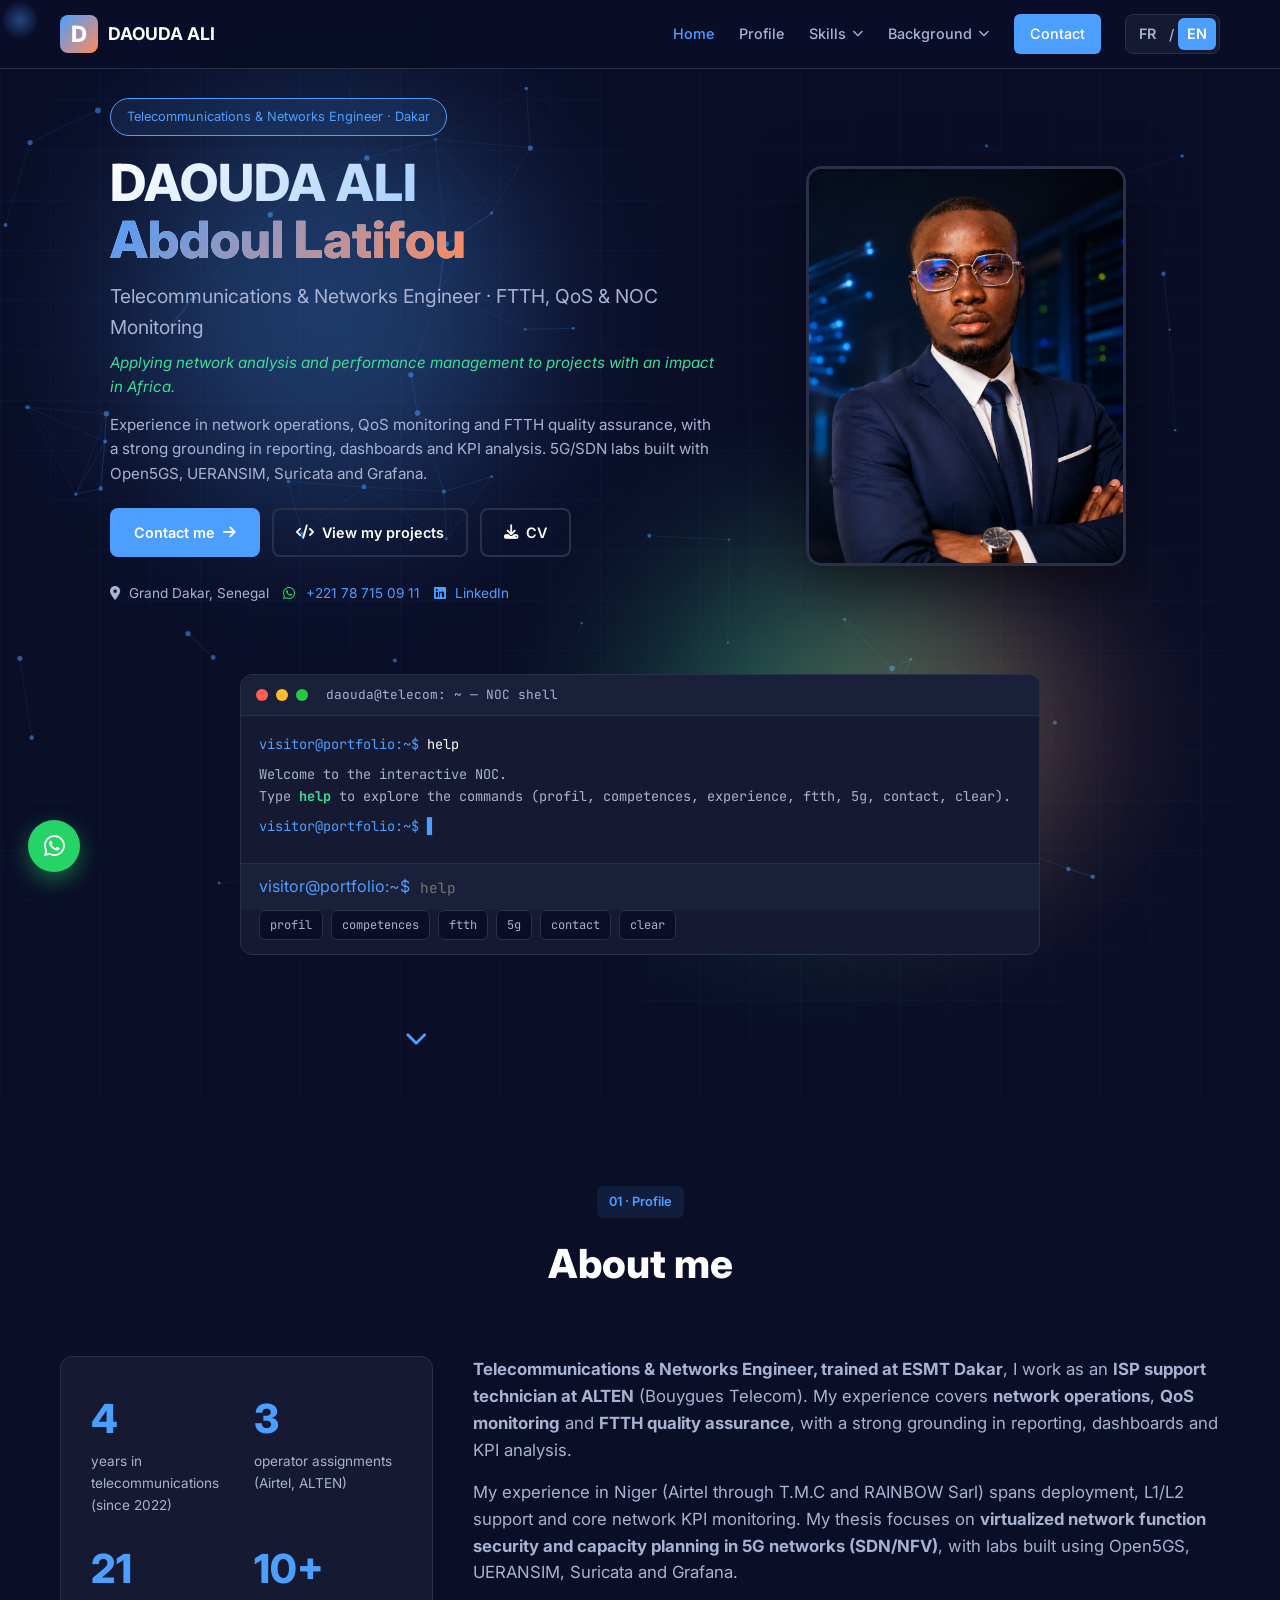
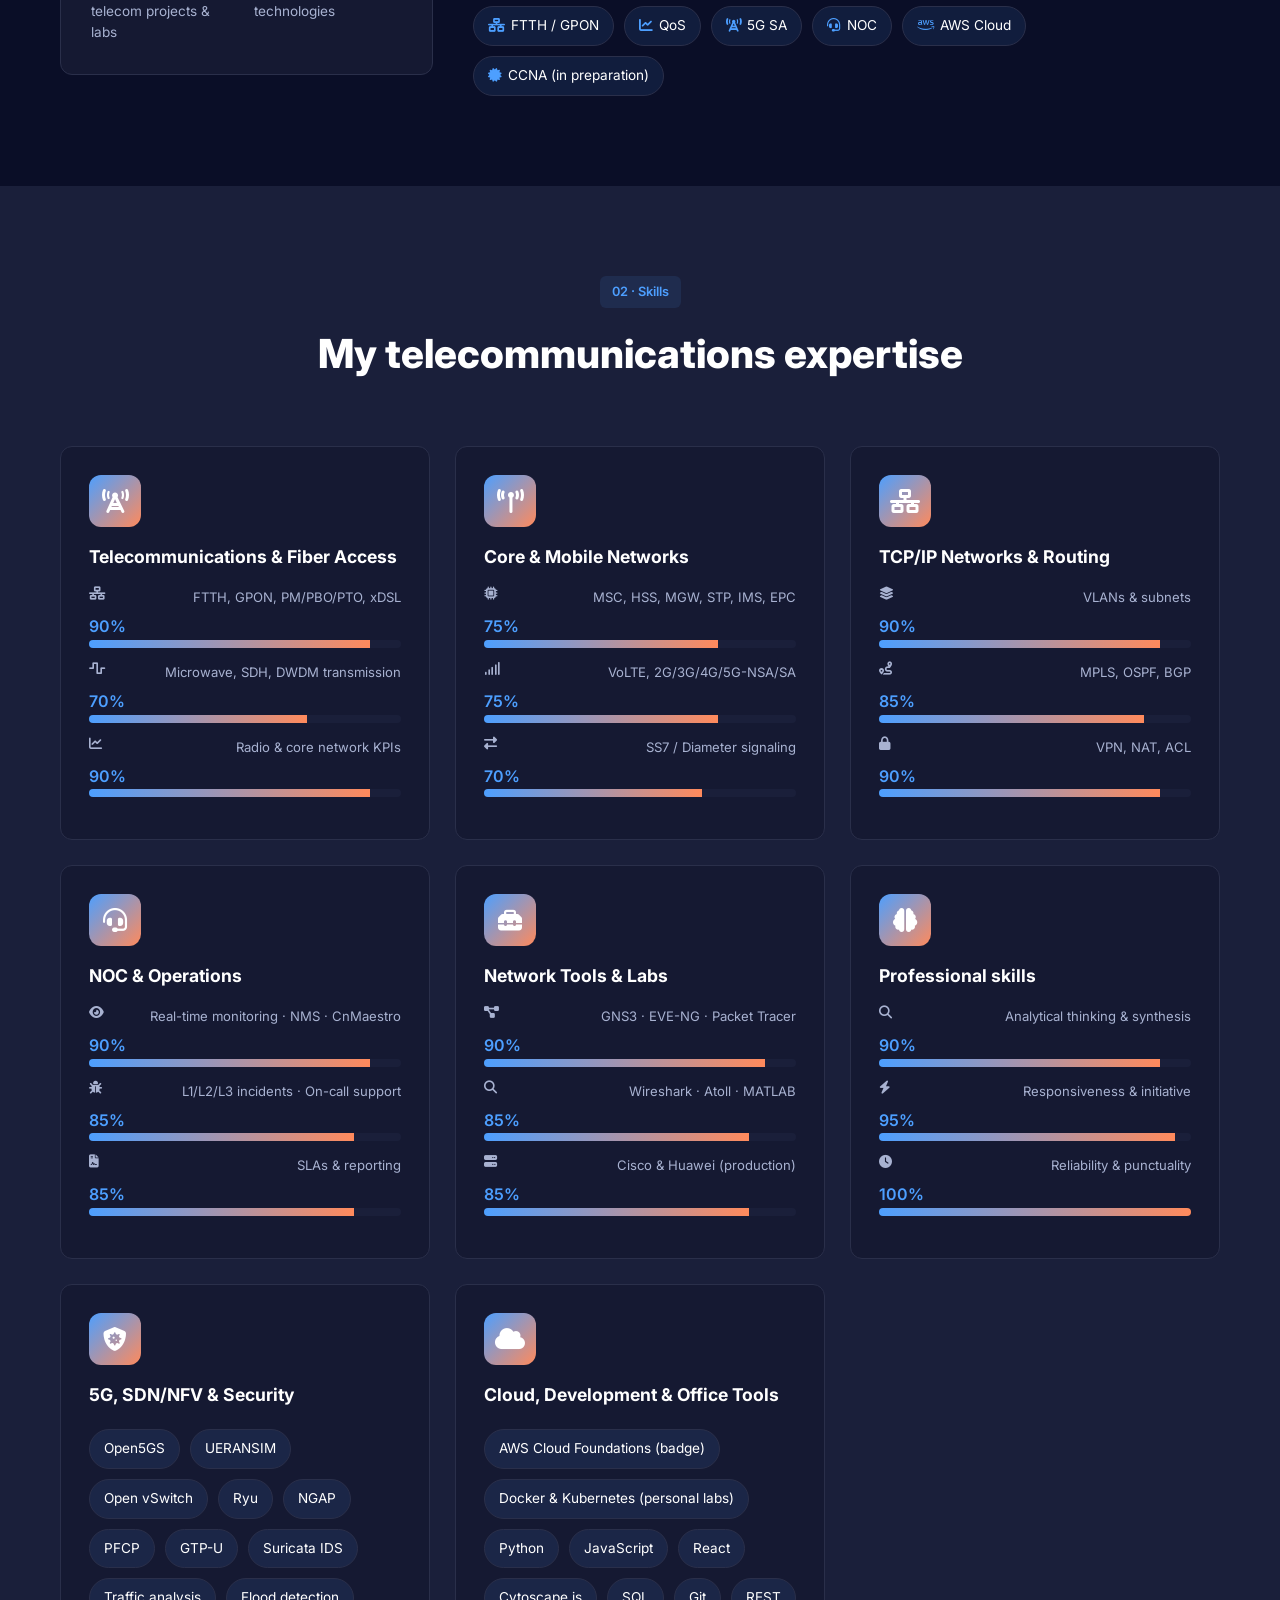
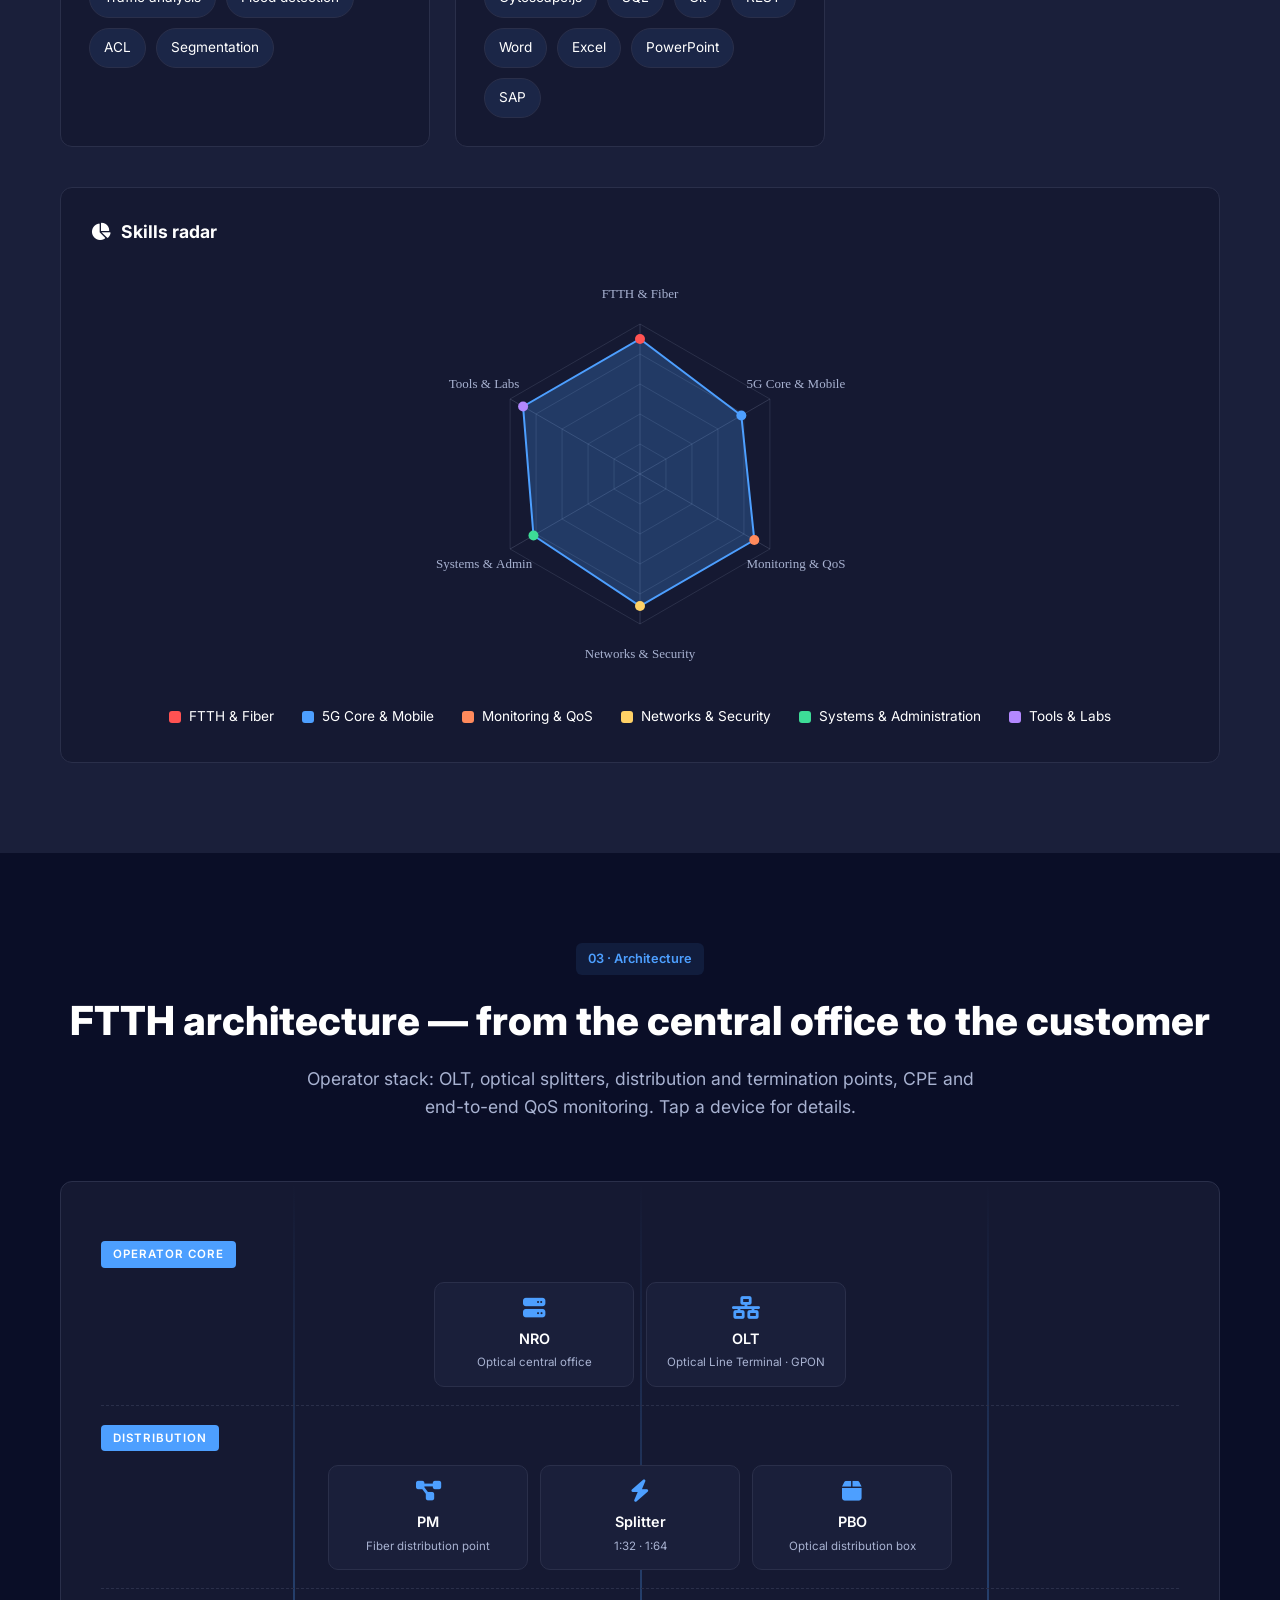
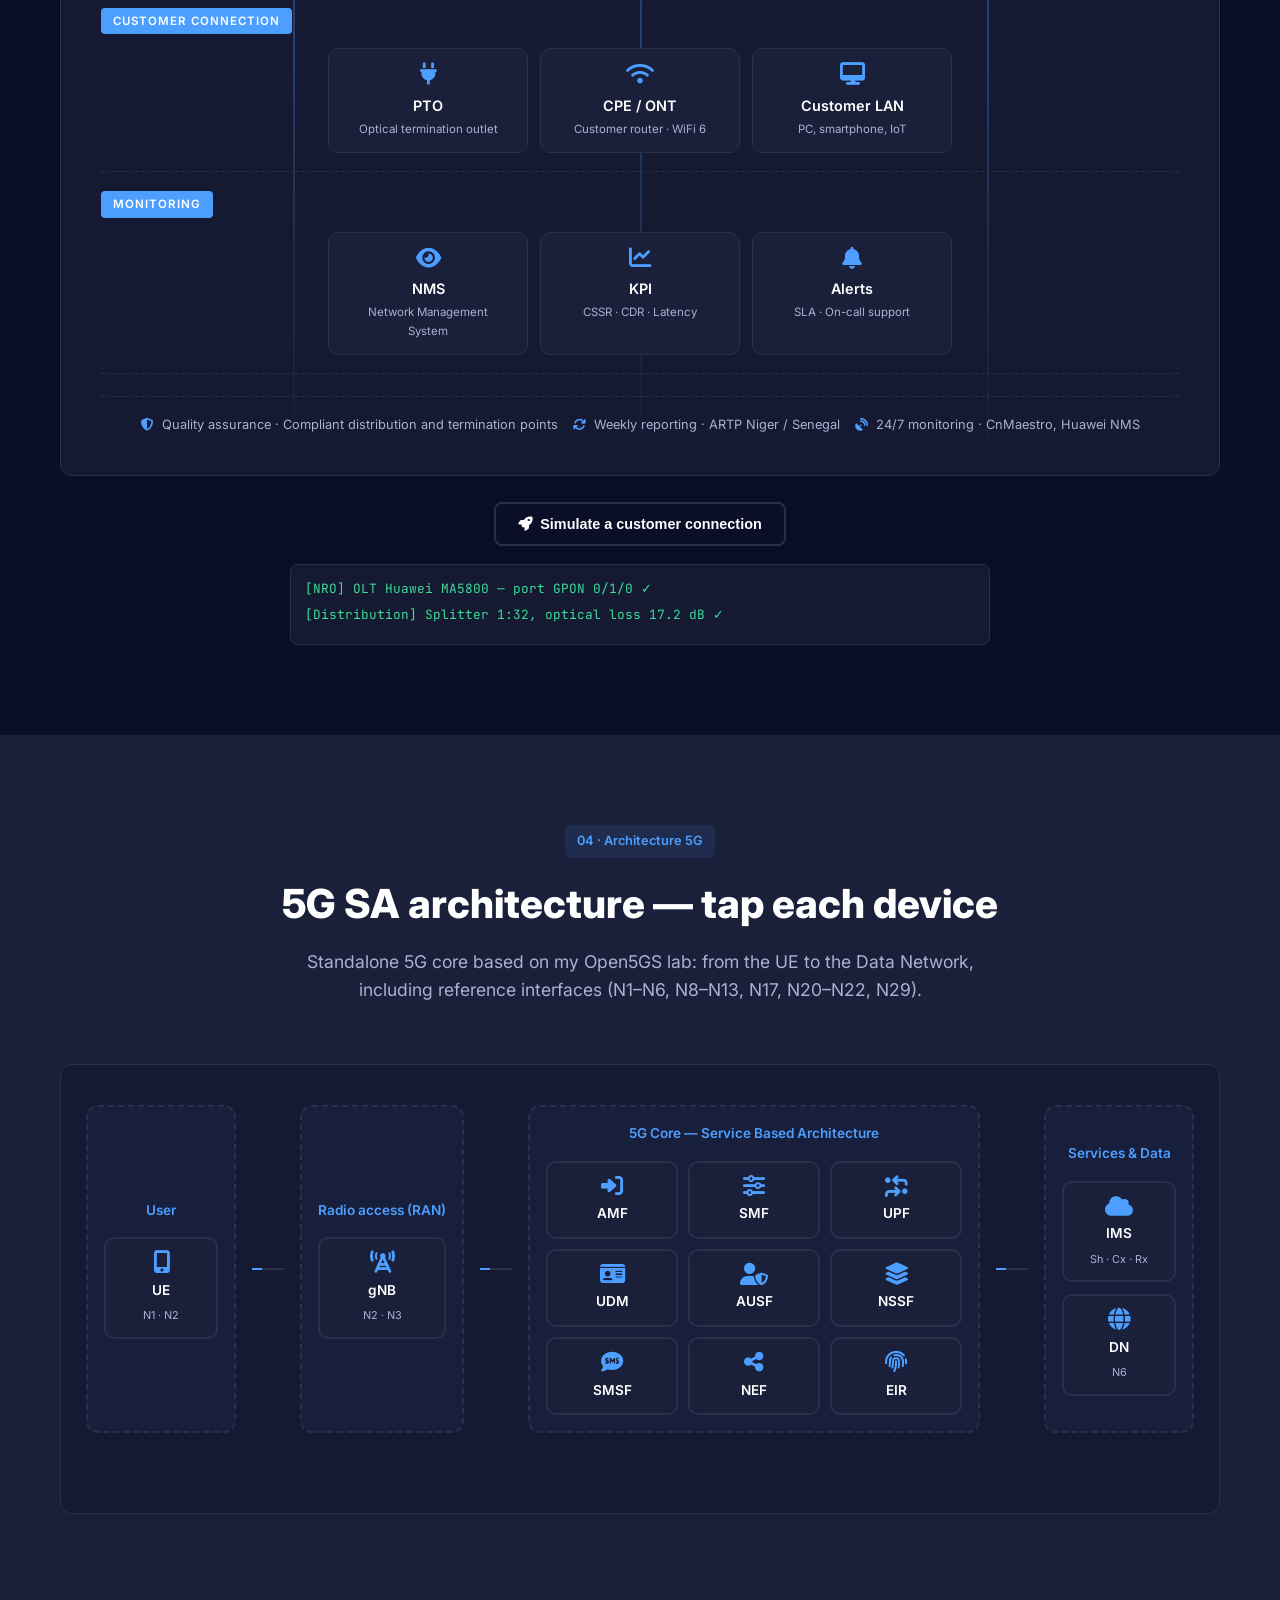
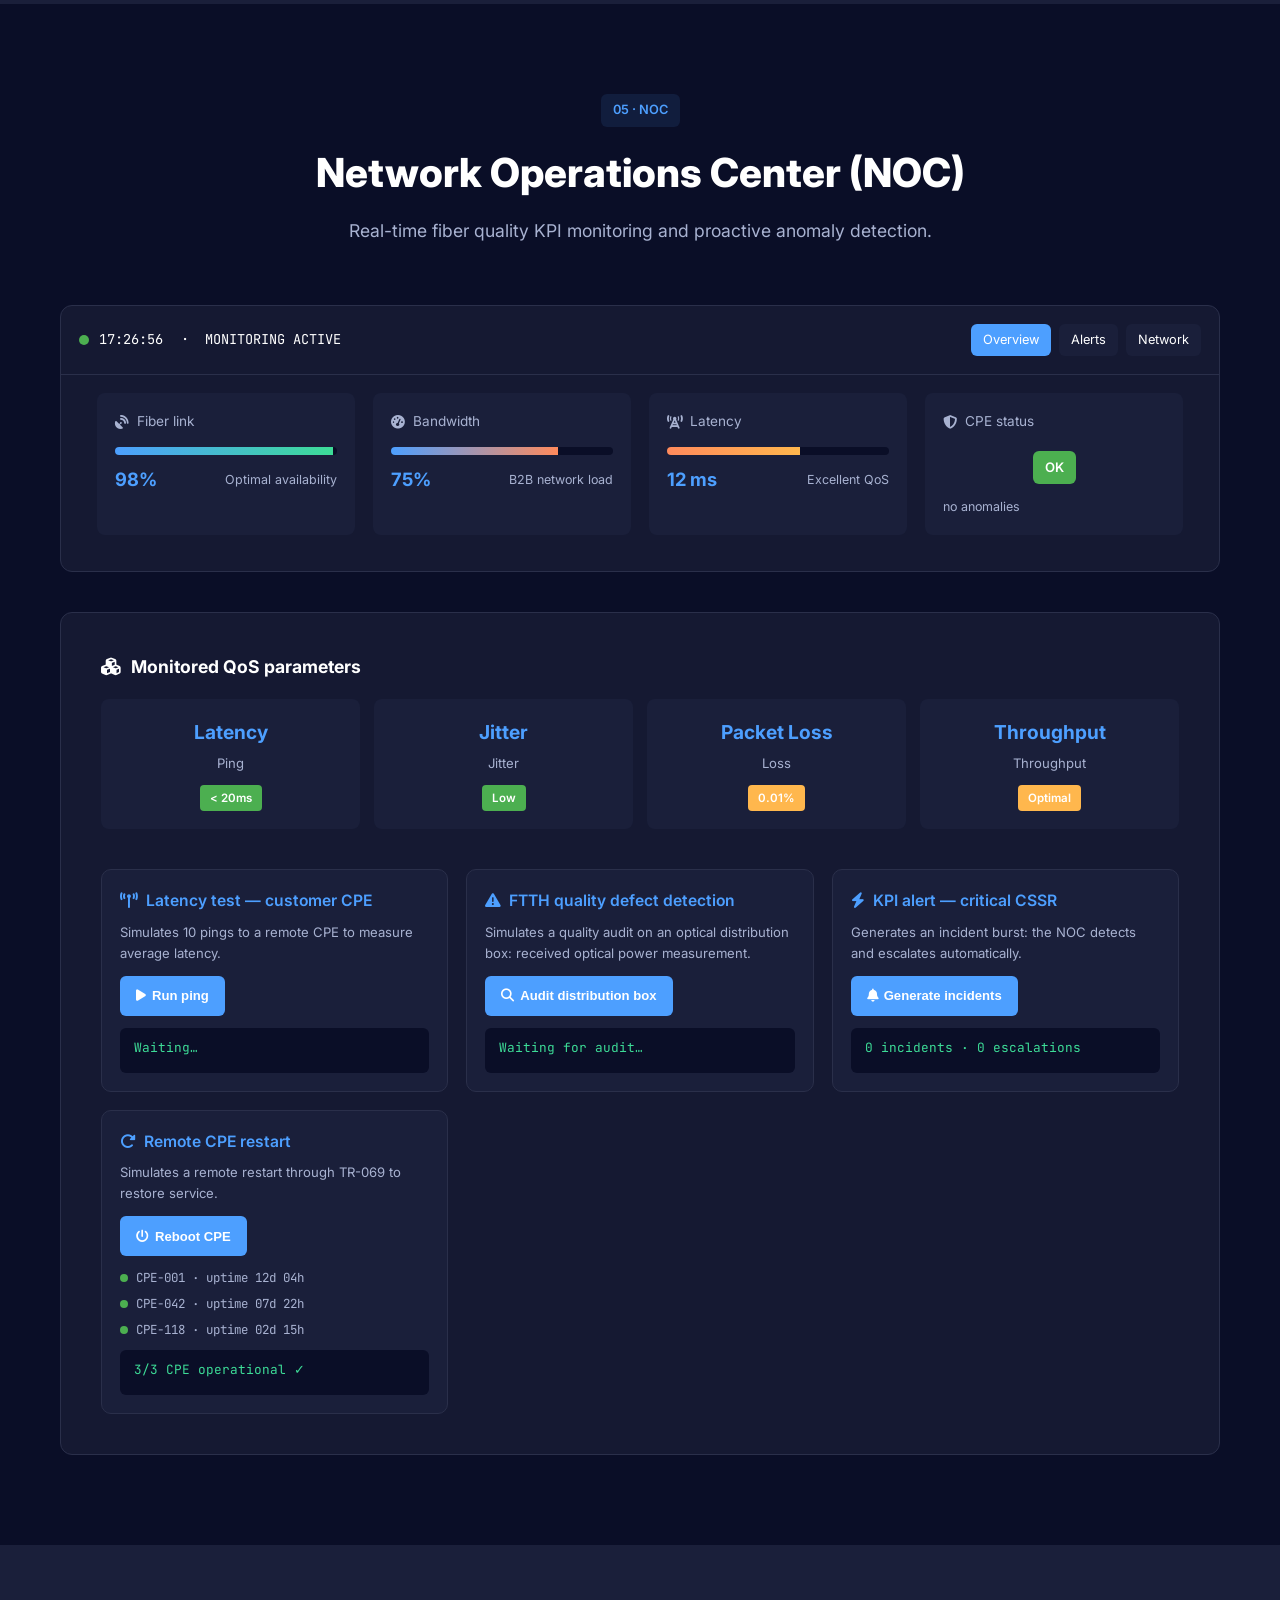
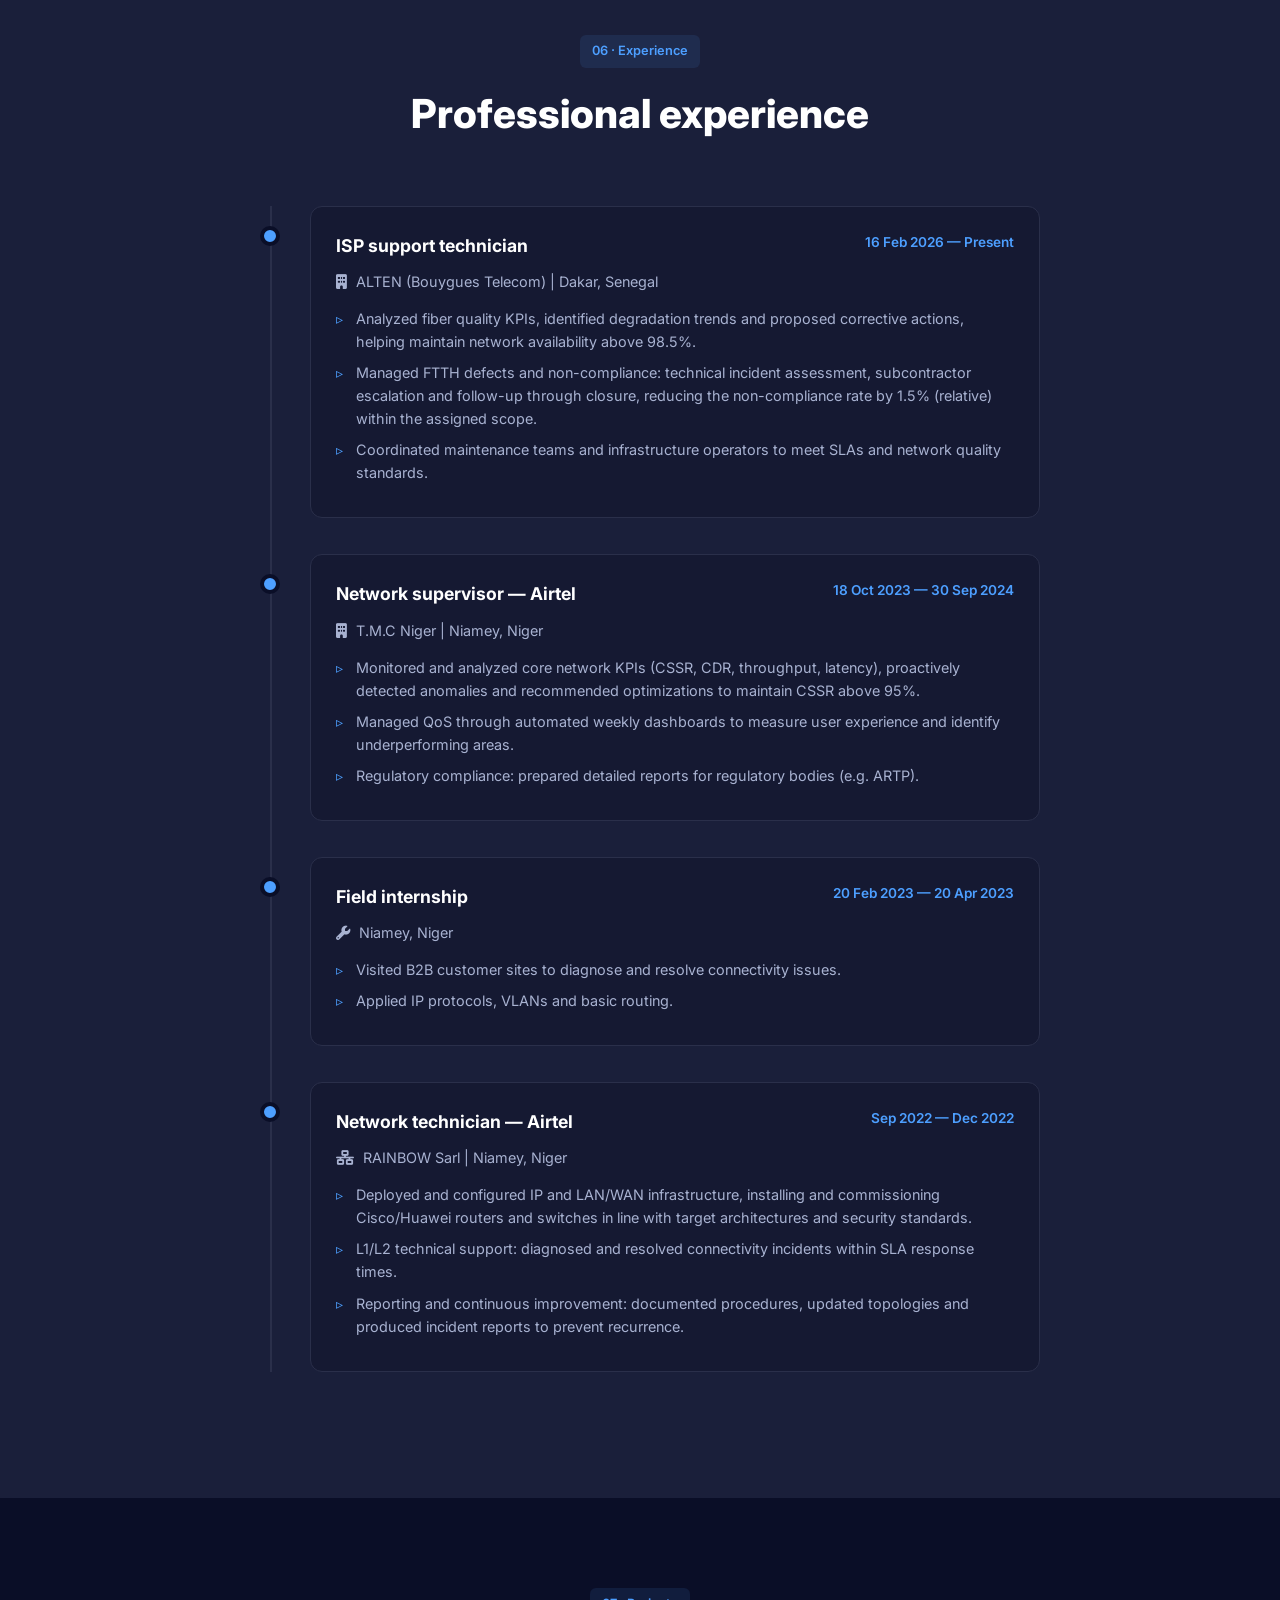
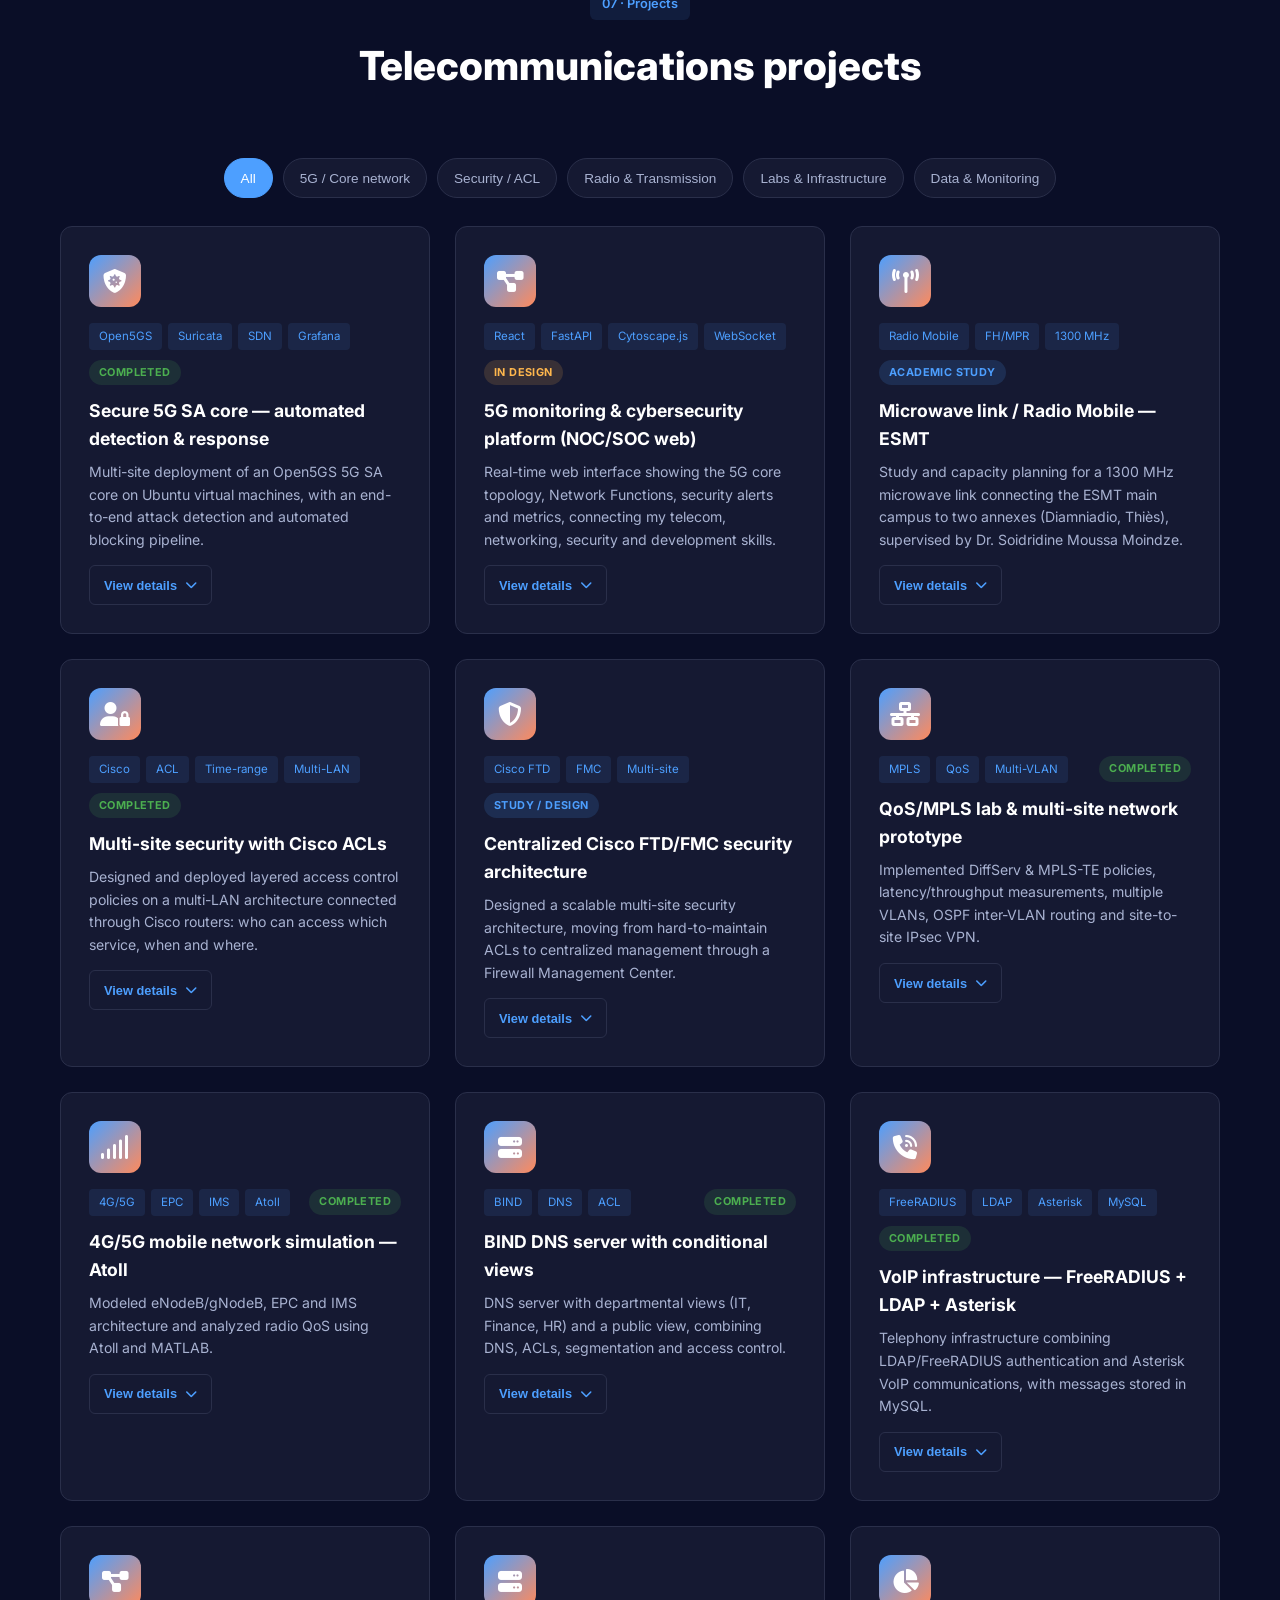
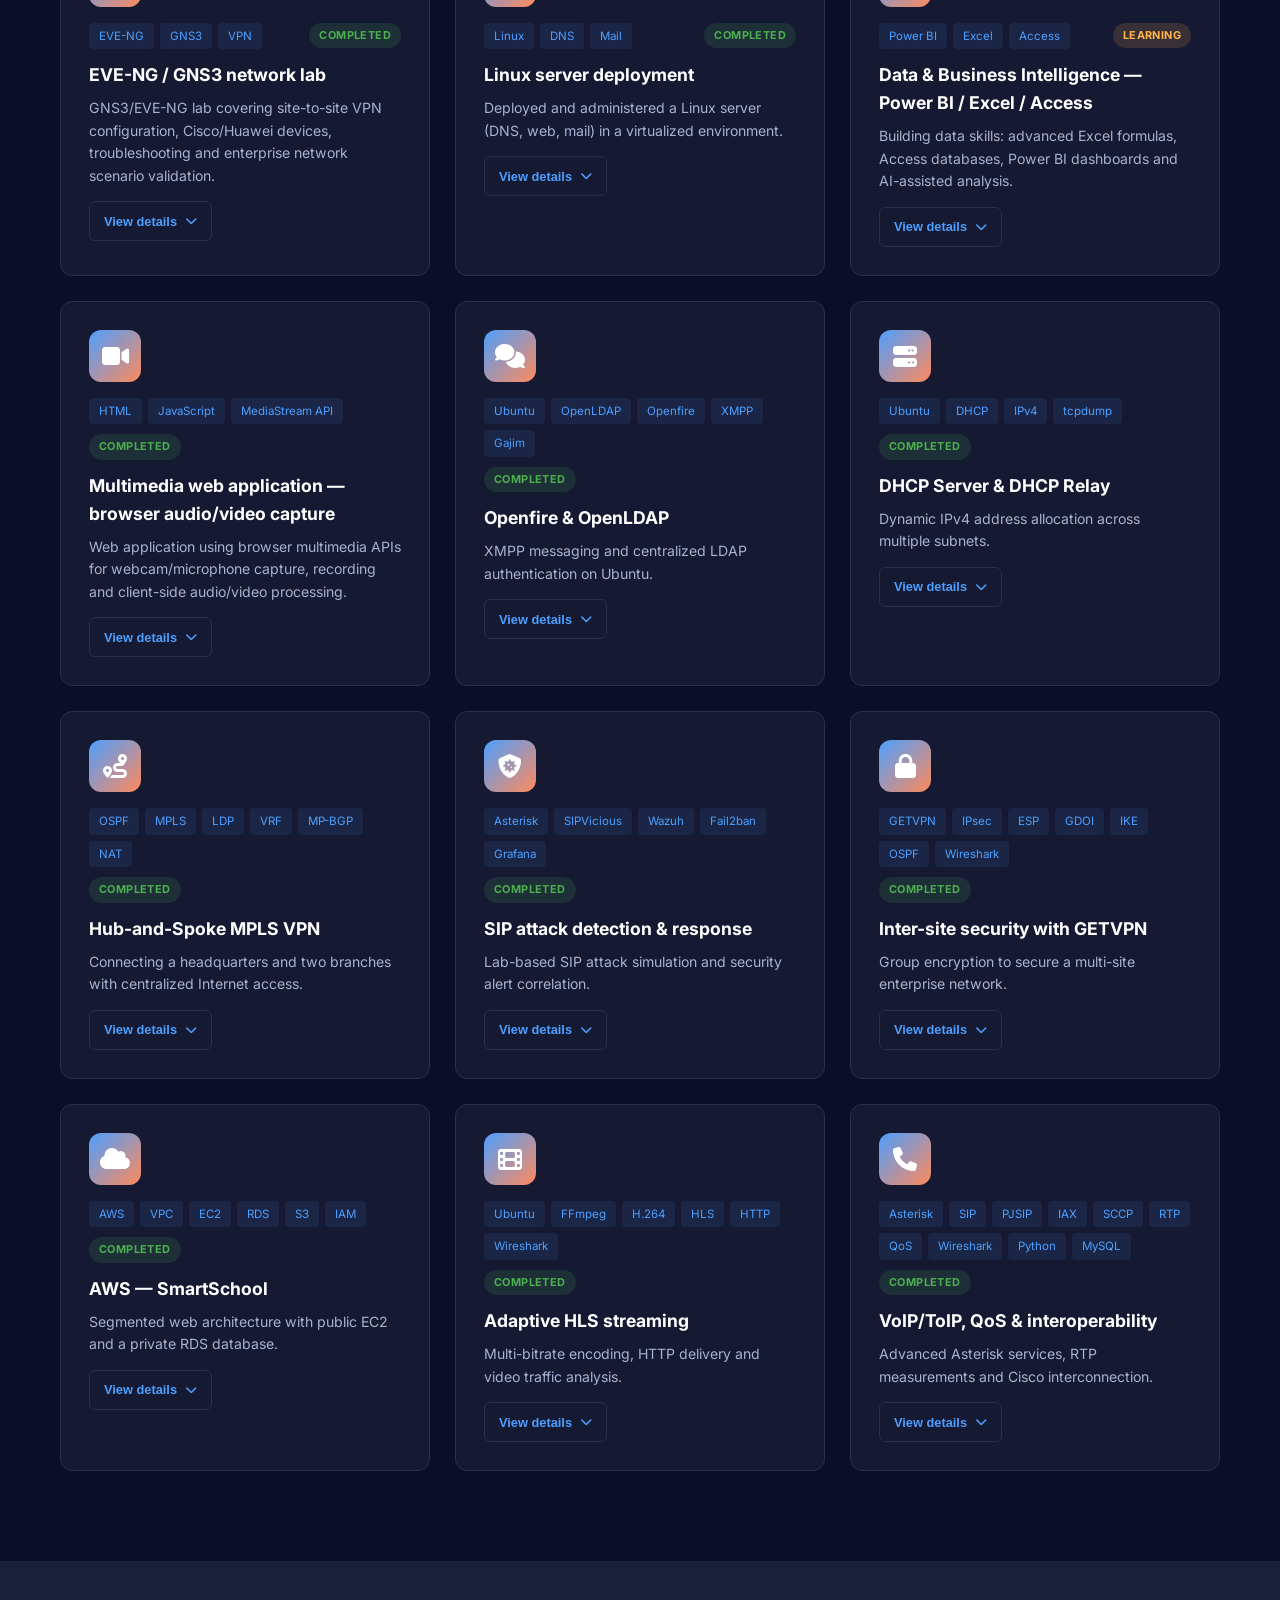
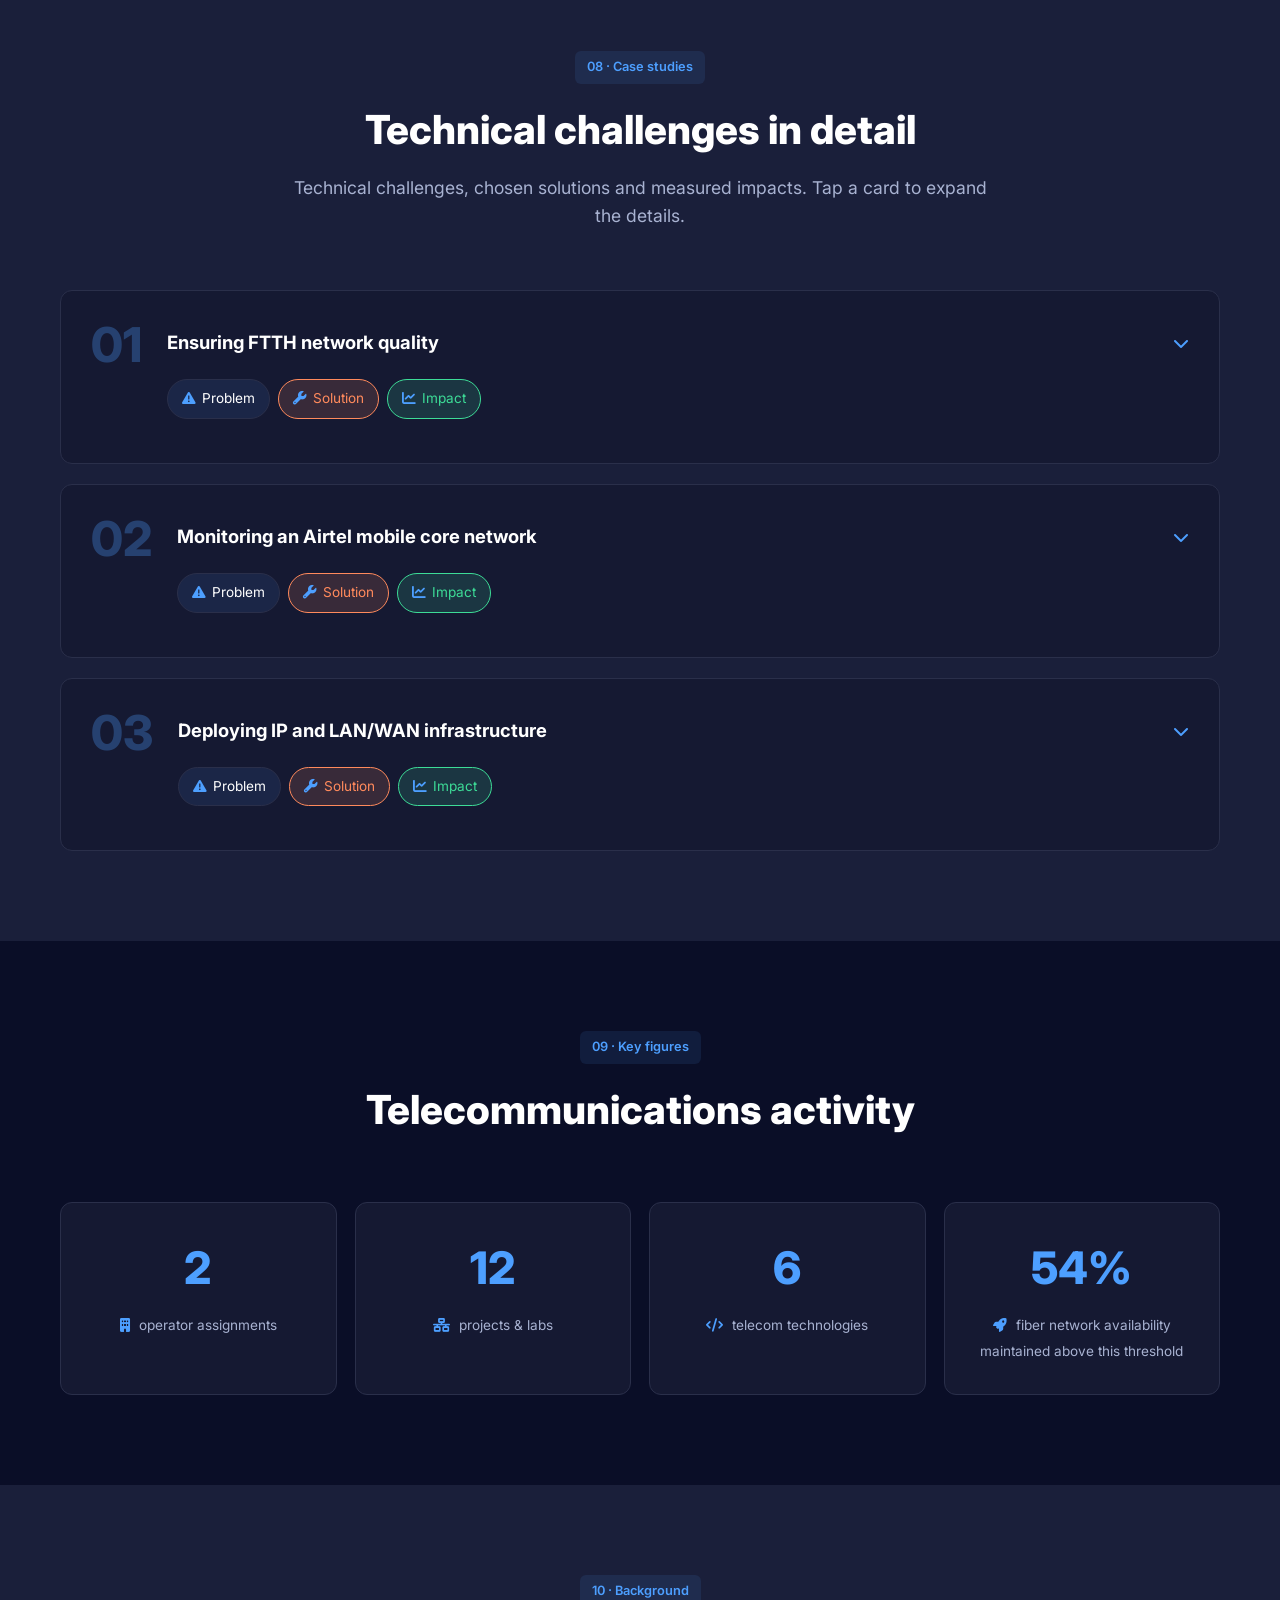
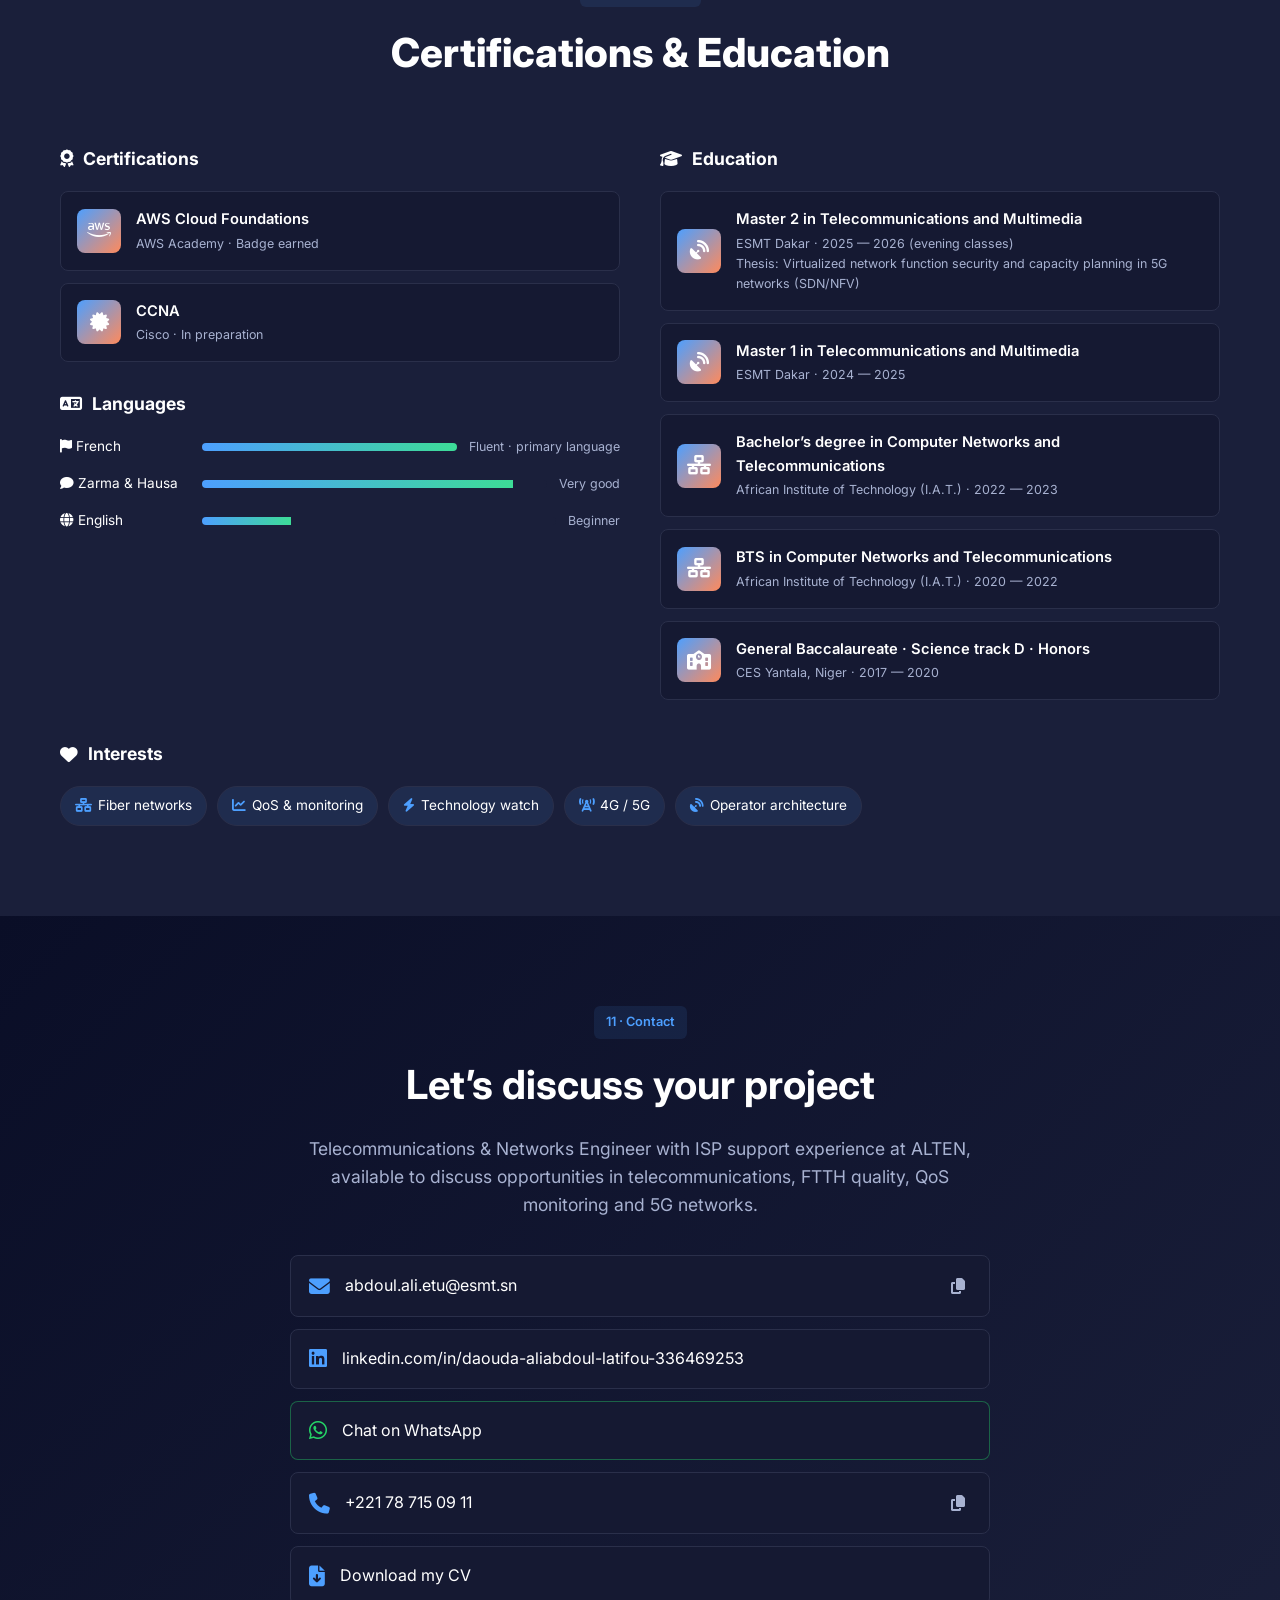
<file: en.html>
<!DOCTYPE html>
<html lang="en"><head>
  <meta charset="UTF-8">
  <meta name="viewport" content="width=device-width, initial-scale=1.0, viewport-fit=cover">
  <meta name="theme-color" content="#020617">
  <title>DAOUDA ALI Abdoul Latifou — Telecommunications &amp; Networks | FTTH, QoS, 5G, NOC</title>
  <meta name="description" content="DAOUDA ALI Abdoul Latifou, Telecommunications and Networks Engineer in Dakar. FTTH, QoS, NOC, 5G, security, cloud and class projects.">
  <meta name="keywords" content="Daouda Ali, Télécoms, Réseaux, FTTH, GPON, QoS, ALTEN, ESMT, Dakar, NOC, Airtel, ACL, Cisco, 5G, Open5GS, Suricata, SDN">
  <meta name="author" content="DAOUDA ALI Abdoul Latifou">
  <meta name="robots" content="index, follow">
  <link rel="canonical" href="https://aldah-tech.github.io/en.html">
  <link rel="icon" type="image/svg+xml" href="assets/img/favicon.svg">

  <meta property="og:type" content="website">
  <meta property="og:title" content="DAOUDA ALI Abdoul Latifou — Telecommunications &amp; Networks (FTTH, QoS, 5G)">
  <meta property="og:description" content="Telecommunications and Networks Engineer. FTTH, QoS, NOC, 5G, cloud and cybersecurity.">
  <meta property="og:locale" content="en_GB">
  <meta property="og:site_name" content="DAOUDA ALI — Portfolio">
  <meta name="twitter:card" content="summary_large_image">
  <meta name="twitter:title" content="DAOUDA ALI Abdoul Latifou — Telecommunications &amp; Networks (FTTH, QoS, 5G)">

  <script type="application/ld+json">
    {
      "@context": "https://schema.org",
      "@type": "Person",
      "name": "DAOUDA ALI Abdoul Latifou",
      "jobTitle": "Telecommunications and Networks Engineer",
      "description": "Telecommunications and Networks Engineer specializing in FTTH, QoS, NOC monitoring and 5G/SDN labs.",
      "email": "mailto:abdoul.ali.etu@esmt.sn",
      "telephone": "+221787150911",
      "address": { "@type": "PostalAddress", "addressLocality": "Dakar", "addressCountry": "SN" },
      "worksFor": { "@type": "Organization", "name": "ALTEN Sénégal" },
      "alumniOf": { "@type": "CollegeOrUniversity", "name": "ESMT — École Supérieure Multinationale des Télécommunications" }
    }
  </script>

  <link rel="preconnect" href="https://fonts.googleapis.com">
  <link rel="preconnect" href="https://fonts.gstatic.com" crossorigin="">
  <link href="https://fonts.googleapis.com/css2?family=Inter:wght@300;400;500;600;700;800&amp;family=JetBrains+Mono:wght@400;500;700&amp;display=swap" rel="stylesheet">
  <link rel="stylesheet" href="https://cdnjs.cloudflare.com/ajax/libs/font-awesome/6.5.2/css/all.min.css">
  <link rel="stylesheet" href="assets/css/style.css">
<style>
.language-switch{display:inline-flex;align-items:center;gap:7px;padding:5px;border:1px solid #cbd5e1;border-radius:15px;background:#f3f5f9;flex-shrink:0;font:800 14px Inter,sans-serif}
.language-switch a{display:block;padding:10px 12px;border-radius:10px;text-decoration:none;color:#1e3a5f}.language-switch a[aria-current="page"]{background:#1e3a5f;color:white}.language-switch span{color:#64748b}
.class-labs{margin:48px 0 28px}.class-labs p{max-width:760px;color:var(--text-muted,#a8b2d1);line-height:1.8}
.class-gallery{display:grid;grid-template-columns:repeat(2,minmax(0,1fr));gap:24px;margin-top:24px}
.class-project{border:1px solid rgba(148,163,184,.25);border-radius:18px;overflow:hidden;background:var(--bg-card,#0f172a);min-width:0}
.class-project summary{cursor:pointer;list-style:none}.class-project summary::-webkit-details-marker{display:none}
.class-cover{width:100%;height:240px;object-fit:contain;display:block;background:#e9eef4}
.class-copy{padding:24px}.class-copy h3{font-size:1.2rem;line-height:1.4;margin:12px 0}.class-copy p,.class-detail p{line-height:1.75;color:var(--text-muted,#a8b2d1)}
.class-label{font:600 11px Inter,sans-serif;text-transform:uppercase;letter-spacing:.08em;color:#7dd3fc}
.class-tags{display:flex;flex-wrap:wrap;gap:7px;margin:16px 0}.class-tags span{font-size:11px;padding:5px 8px;border-radius:6px;background:rgba(77,159,255,.12);color:#93c5fd}
.class-action{color:#93c5fd;font-weight:600;display:block;margin-top:18px}.class-project[open] .class-action::after{content:" −"}.class-project:not([open]) .class-action::after{content:" +"}
.class-detail{padding:0 24px 24px}.class-detail figure{margin:24px 0 0}.class-detail img{width:100%;height:auto;border-radius:8px;background:white}.class-detail figcaption{font-size:12px;color:#a8b2d1;margin-top:8px}
.class-source{font-size:12px;margin-top:20px;color:#a8b2d1}.class-source a{color:#93c5fd}
@media(max-width:767px){.class-gallery{grid-template-columns:1fr}.class-cover{height:210px}.language-switch{gap:4px;padding:3px}.language-switch a{padding:8px}.nav__inner{gap:8px}.nav__logo-text{font-size:12px}}

/* Consistent header controls across both languages. */
.nav__inner{gap:24px}
.language-switch{height:40px;padding:3px;gap:4px;border:1px solid var(--border,#26324a);border-radius:8px;background:var(--bg-card,#0f172a);font-family:inherit;font-size:.9rem;font-weight:600;box-sizing:border-box}
.language-switch a{display:flex;align-items:center;justify-content:center;min-width:36px;height:32px;padding:0 9px;border-radius:6px;color:var(--text-secondary,#a8b2d1);line-height:1;transition:background .2s,color .2s}
.language-switch a[aria-current="page"]{background:var(--primary,#4d9fff);color:#fff}
.language-switch a:hover{background:rgba(77,159,255,.15);color:var(--text-primary,#fff)}
.language-switch a[aria-current="page"]:hover{background:var(--primary-dark,#3187ed);color:#fff}
.language-switch a:focus-visible{outline:2px solid var(--primary,#4d9fff);outline-offset:3px}
.language-switch span{color:var(--text-secondary,#a8b2d1);font-weight:500}
@media(min-width:1025px){.nav__menu{margin-left:auto}.language-switch{margin-left:0}}
@media(max-width:1024px){.nav__inner{gap:12px}.language-switch{margin-left:auto}}
@media(max-width:767px){.language-switch{height:38px;padding:2px;gap:3px}.language-switch a{height:32px;min-width:32px;padding:0 7px}.nav__inner{gap:10px}}
.project.project--open .project__details--gallery{max-height:none}.project__details--gallery .class-detail{padding:0}.project__details--gallery figure{margin-top:18px}</style><link rel="alternate" hreflang="fr" href="https://aldah-tech.github.io/"><link rel="alternate" hreflang="en" href="https://aldah-tech.github.io/en.html"></head>
<body>
  <div class="scroll-progress" id="scrollProgress" aria-hidden="true"></div>
  <div class="cursor-glow" id="cursorGlow" aria-hidden="true"></div>

  <header class="nav">
    <div class="nav__inner">
      <a href="#home" class="nav__logo">
        <span class="nav__logo-mark">D</span>
        <span class="nav__logo-text">DAOUDA ALI</span>
      </a>
      <nav class="nav__menu" id="navMenu" aria-label="Main navigation">
        <a href="#home" class="nav__link">Home</a>
        <a href="#profil" class="nav__link">Profile</a>
        <div class="nav__dropdown">
          <button type="button" class="nav__dropdown-toggle" aria-expanded="false">Skills <i class="fa-solid fa-chevron-down"></i></button>
          <div class="nav__dropdown-menu">
            <a href="#competences" class="nav__dropdown-link">Overview</a>
            <a href="#architecture" class="nav__dropdown-link">Architecture FTTH</a>
            <a href="#arch5g" class="nav__dropdown-link">Architecture 5G</a>
            <a href="#noc" class="nav__dropdown-link">NOC &amp; QoS</a>
          </div>
        </div>
        <div class="nav__dropdown">
          <button type="button" class="nav__dropdown-toggle" aria-expanded="false">Background <i class="fa-solid fa-chevron-down"></i></button>
          <div class="nav__dropdown-menu">
            <a href="#experience" class="nav__dropdown-link">Experience</a>
            <a href="#projets" class="nav__dropdown-link">Projects</a>
            <a href="#cas" class="nav__dropdown-link">Case studies</a>
            <a href="#parcours" class="nav__dropdown-link">Education</a>
          </div>
        </div>
        <a href="#contact" class="nav__link nav__link--cta">Contact</a>
      </nav>
      <div class="language-switch" role="group" aria-label="Language"><a href="index.html" lang="fr" hreflang="fr">FR</a><span aria-hidden="true">/</span><a href="en.html" lang="en" hreflang="en" aria-current="page">EN</a></div><button class="nav__toggle" id="navToggle" aria-label="Open menu" aria-expanded="false">
        <span></span><span></span><span></span>
      </button>
    </div>
  </header>
  <div class="nav__overlay" id="navOverlay" aria-hidden="true"></div>

  <main>
    <!-- HERO -->
    <section class="hero" id="home">
      <div class="hero__bg" aria-hidden="true">
        <canvas class="hero__canvas" id="particleCanvas"></canvas>
        <span class="hero__grid"></span>
        <span class="hero__orb hero__orb--1"></span>
        <span class="hero__orb hero__orb--2"></span>
        <span class="hero__orb hero__orb--3"></span>
      </div>
      <div class="hero__inner container">
        <div class="hero__content">
          <div class="hero__badge reveal">Telecommunications &amp; Networks Engineer · Dakar</div>
          <h1 class="hero__title reveal">
            DAOUDA ALI<br>
            <span class="hero__title-accent">Abdoul Latifou</span>
          </h1>
          <p class="hero__role reveal">Telecommunications &amp; Networks Engineer · FTTH, QoS &amp; NOC Monitoring</p>
          <p class="hero__tagline reveal">Applying network analysis and performance management to projects with an impact in Africa.</p>
          <p class="hero__desc reveal">
            Experience in network operations, QoS monitoring and FTTH quality assurance, with a strong grounding in reporting, dashboards and KPI analysis. 5G/SDN labs built with Open5GS, UERANSIM, Suricata and Grafana.
          </p>
          <div class="hero__actions reveal">
            <a href="#contact" class="btn btn--primary">Contact me <i class="fa-solid fa-arrow-right"></i></a>
            <a href="#projets" class="btn btn--ghost"><i class="fa-solid fa-code"></i> View my projects</a>
            <a href="assets/CV_Daouda_Ali.pdf" class="btn btn--ghost" download="CV-Daouda-Ali-Telecoms.pdf"><i class="fa-solid fa-download"></i> CV</a>
          </div>
          <div class="hero__meta reveal">
            <button type="button" class="hero__meta-copy" data-copy="+221787150911"><i class="fa-solid fa-location-dot"></i> Grand Dakar, Senegal</button>
            <a href="https://wa.me/221787150911" target="_blank" rel="noopener" class="hero__meta-whatsapp"><i class="fa-brands fa-whatsapp"></i> +221 78 715 09 11</a>
            <a href="https://www.linkedin.com/in/daouda-aliabdoul-latifou-336469253" target="_blank" rel="noopener">
              <i class="fa-brands fa-linkedin"></i> LinkedIn
            </a>
          </div>
        </div>
        <div class="hero__media reveal" aria-label="Portrait">
          <img class="hero__photo" src="assets/img/daouda.jpg" alt="Portrait of DAOUDA ALI Abdoul Latifou" onerror="this.style.display='none'">
        </div>
        <div class="hero__terminal reveal">
          <div class="terminal__bar"><span class="terminal__dot terminal__dot--red"></span><span class="terminal__dot terminal__dot--yellow"></span><span class="terminal__dot terminal__dot--green"></span><span class="terminal__title">daouda@telecom: ~ — NOC shell</span></div>
          <div class="terminal__body terminal__body--shell" id="shellBody" aria-live="polite">
            <p class="t-line"><span class="t-prompt">visitor@portfolio:~$</span> <span class="t-typed">help</span></p>
            <p class="t-out t-out--block">
              Welcome to the interactive NOC.<br>
              Type <strong>help</strong> to explore the commands (profil, competences, experience, ftth, 5g, contact, clear).
            </p>
            <p class="t-line t-blink"><span class="t-prompt">visitor@portfolio:~$</span> <span class="t-cursor">▋</span></p>
          </div>
          <form class="shell__form" id="shellForm" autocomplete="off">
            <span class="t-prompt">visitor@portfolio:~$</span>
            <input type="text" class="shell__input" id="shellInput" placeholder="help" spellcheck="false" autocomplete="off" inputmode="text" enterkeyhint="send">
          </form>
          <div class="shell__quick" id="shellQuick" aria-hidden="true">
            <button type="button" data-cmd="profil">profil</button>
            <button type="button" data-cmd="competences">competences</button>
            <button type="button" data-cmd="ftth">ftth</button>
            <button type="button" data-cmd="5g">5g</button>
            <button type="button" data-cmd="contact">contact</button>
            <button type="button" data-cmd="clear">clear</button>
          </div>
        </div>
        <a href="#profil" class="hero__scroll" aria-label="Scroll to profile"><i class="fa-solid fa-chevron-down"></i></a>
      </div>
    </section>

    <!-- 01 PROFIL -->
    <section class="section" id="profil">
      <div class="container">
        <div class="section__head reveal">
          <span class="section__tag">01 · Profile</span>
          <h2 class="section__title">About me</h2>
        </div>
        <div class="profil">
          <div class="profil__card reveal">
            <div class="profil__stat"><div class="profil__stat-num" data-count="4" data-suffix="">0</div><div class="profil__stat-label">years in telecommunications (since 2022)</div></div>
            <div class="profil__stat"><div class="profil__stat-num" data-count="3">0</div><div class="profil__stat-label">operator assignments (Airtel, ALTEN)</div></div>
            <div class="profil__stat"><div class="profil__stat-num" data-count="21">0</div><div class="profil__stat-label">telecom projects &amp; labs</div></div>
            <div class="profil__stat"><div class="profil__stat-num" data-count="10" data-suffix="+">0</div><div class="profil__stat-label">technologies</div></div>
          </div>
          <div class="profil__text reveal">
            <p>
              <strong>Telecommunications &amp; Networks Engineer, trained at ESMT Dakar</strong>, I work as an
              <strong>ISP support technician at ALTEN</strong> (Bouygues Telecom). My experience covers
              <strong>network operations</strong>, <strong>QoS monitoring</strong> and
              <strong>FTTH quality assurance</strong>, with a strong grounding in reporting, dashboards and KPI analysis.
            </p>
            <p>
              My experience in Niger (Airtel through T.M.C and RAINBOW Sarl) spans deployment, L1/L2 support and core network KPI monitoring. My thesis focuses on
              <strong>virtualized network function security and capacity planning in 5G networks (SDN/NFV)</strong>, with labs built using Open5GS, UERANSIM, Suricata and Grafana.
            </p>
            <div class="profil__chips">
              <span class="chip"><i class="fa-solid fa-network-wired"></i> FTTH / GPON</span>
              <span class="chip"><i class="fa-solid fa-chart-line"></i> QoS</span>
              <span class="chip"><i class="fa-solid fa-tower-cell"></i> 5G SA</span>
              <span class="chip"><i class="fa-solid fa-headset"></i> NOC</span>
              <span class="chip"><i class="fa-brands fa-aws"></i> AWS Cloud</span>
              <span class="chip"><i class="fa-solid fa-certificate"></i> CCNA (in preparation)</span>
            </div>
          </div>
        </div>
      </div>
    </section>

    <!-- 02 COMPÉTENCES -->
    <section class="section section--alt" id="competences">
      <div class="container">
        <div class="section__head reveal">
          <span class="section__tag">02 · Skills</span>
          <h2 class="section__title">My telecommunications expertise</h2>
        </div>
        <div class="skills">
          <article class="skill reveal">
            <div class="skill__icon"><i class="fa-solid fa-tower-cell"></i></div>
            <h3 class="skill__title">Telecommunications &amp; Fiber Access</h3>
            <div class="skill__bars">
              <div class="bar"><span class="bar__label"><i class="fa-solid fa-network-wired"></i> FTTH, GPON, PM/PBO/PTO, xDSL</span><span class="bar__pct">90%</span><div class="bar__track"><span class="bar__fill" data-width="90"></span></div></div>
              <div class="bar"><span class="bar__label"><i class="fa-solid fa-wave-square"></i> Microwave, SDH, DWDM transmission</span><span class="bar__pct">70%</span><div class="bar__track"><span class="bar__fill" data-width="70"></span></div></div>
              <div class="bar"><span class="bar__label"><i class="fa-solid fa-chart-line"></i> Radio &amp; core network KPIs</span><span class="bar__pct">90%</span><div class="bar__track"><span class="bar__fill" data-width="90"></span></div></div>
            </div>
          </article>
          <article class="skill reveal">
            <div class="skill__icon"><i class="fa-solid fa-tower-broadcast"></i></div>
            <h3 class="skill__title">Core &amp; Mobile Networks</h3>
            <div class="skill__bars">
              <div class="bar"><span class="bar__label"><i class="fa-solid fa-microchip"></i> MSC, HSS, MGW, STP, IMS, EPC</span><span class="bar__pct">75%</span><div class="bar__track"><span class="bar__fill" data-width="75"></span></div></div>
              <div class="bar"><span class="bar__label"><i class="fa-solid fa-signal"></i> VoLTE, 2G/3G/4G/5G-NSA/SA</span><span class="bar__pct">75%</span><div class="bar__track"><span class="bar__fill" data-width="75"></span></div></div>
              <div class="bar"><span class="bar__label"><i class="fa-solid fa-right-left"></i> SS7 / Diameter signaling</span><span class="bar__pct">70%</span><div class="bar__track"><span class="bar__fill" data-width="70"></span></div></div>
            </div>
          </article>
          <article class="skill reveal">
            <div class="skill__icon"><i class="fa-solid fa-network-wired"></i></div>
            <h3 class="skill__title">TCP/IP Networks &amp; Routing</h3>
            <div class="skill__bars">
              <div class="bar"><span class="bar__label"><i class="fa-solid fa-layer-group"></i> VLANs &amp; subnets</span><span class="bar__pct">90%</span><div class="bar__track"><span class="bar__fill" data-width="90"></span></div></div>
              <div class="bar"><span class="bar__label"><i class="fa-solid fa-route"></i> MPLS, OSPF, BGP</span><span class="bar__pct">85%</span><div class="bar__track"><span class="bar__fill" data-width="85"></span></div></div>
              <div class="bar"><span class="bar__label"><i class="fa-solid fa-lock"></i> VPN, NAT, ACL</span><span class="bar__pct">90%</span><div class="bar__track"><span class="bar__fill" data-width="90"></span></div></div>
            </div>
          </article>
          <article class="skill reveal">
            <div class="skill__icon"><i class="fa-solid fa-headset"></i></div>
            <h3 class="skill__title">NOC &amp; Operations</h3>
            <div class="skill__bars">
              <div class="bar"><span class="bar__label"><i class="fa-solid fa-eye"></i> Real-time monitoring · NMS · CnMaestro</span><span class="bar__pct">90%</span><div class="bar__track"><span class="bar__fill" data-width="90"></span></div></div>
              <div class="bar"><span class="bar__label"><i class="fa-solid fa-bug"></i> L1/L2/L3 incidents · On-call support</span><span class="bar__pct">85%</span><div class="bar__track"><span class="bar__fill" data-width="85"></span></div></div>
              <div class="bar"><span class="bar__label"><i class="fa-solid fa-file-contract"></i> SLAs &amp; reporting</span><span class="bar__pct">85%</span><div class="bar__track"><span class="bar__fill" data-width="85"></span></div></div>
            </div>
          </article>
          <article class="skill reveal">
            <div class="skill__icon"><i class="fa-solid fa-toolbox"></i></div>
            <h3 class="skill__title">Network Tools &amp; Labs</h3>
            <div class="skill__bars">
              <div class="bar"><span class="bar__label"><i class="fa-solid fa-diagram-project"></i> GNS3 · EVE-NG · Packet Tracer</span><span class="bar__pct">90%</span><div class="bar__track"><span class="bar__fill" data-width="90"></span></div></div>
              <div class="bar"><span class="bar__label"><i class="fa-solid fa-magnifying-glass"></i> Wireshark · Atoll · MATLAB</span><span class="bar__pct">85%</span><div class="bar__track"><span class="bar__fill" data-width="85"></span></div></div>
              <div class="bar"><span class="bar__label"><i class="fa-solid fa-server"></i> Cisco &amp; Huawei (production)</span><span class="bar__pct">85%</span><div class="bar__track"><span class="bar__fill" data-width="85"></span></div></div>
            </div>
          </article>
          <article class="skill reveal">
            <div class="skill__icon"><i class="fa-solid fa-brain"></i></div>
            <h3 class="skill__title">Professional skills</h3>
            <div class="skill__bars">
              <div class="bar"><span class="bar__label"><i class="fa-solid fa-magnifying-glass"></i> Analytical thinking &amp; synthesis</span><span class="bar__pct">90%</span><div class="bar__track"><span class="bar__fill" data-width="90"></span></div></div>
              <div class="bar"><span class="bar__label"><i class="fa-solid fa-bolt"></i> Responsiveness &amp; initiative</span><span class="bar__pct">95%</span><div class="bar__track"><span class="bar__fill" data-width="95"></span></div></div>
              <div class="bar"><span class="bar__label"><i class="fa-solid fa-clock"></i> Reliability &amp; punctuality</span><span class="bar__pct">100%</span><div class="bar__track"><span class="bar__fill" data-width="100"></span></div></div>
            </div>
          </article>
          <article class="skill reveal">
            <div class="skill__icon"><i class="fa-solid fa-shield-virus"></i></div>
            <h3 class="skill__title">5G, SDN/NFV &amp; Security</h3>
            <div class="profil__chips">
              <span class="chip">Open5GS</span><span class="chip">UERANSIM</span><span class="chip">Open vSwitch</span><span class="chip">Ryu</span>
              <span class="chip">NGAP</span><span class="chip">PFCP</span><span class="chip">GTP-U</span>
              <span class="chip">Suricata IDS</span><span class="chip">Traffic analysis</span><span class="chip">Flood detection</span><span class="chip">ACL</span><span class="chip">Segmentation</span>
            </div>
          </article>
          <article class="skill reveal">
            <div class="skill__icon"><i class="fa-solid fa-cloud"></i></div>
            <h3 class="skill__title">Cloud, Development &amp; Office Tools</h3>
            <div class="profil__chips">
              <span class="chip">AWS Cloud Foundations (badge)</span><span class="chip">Docker &amp; Kubernetes (personal labs)</span>
              <span class="chip">Python</span><span class="chip">JavaScript</span><span class="chip">React</span><span class="chip">Cytoscape.js</span><span class="chip">SQL</span><span class="chip">Git</span><span class="chip">REST</span>
              <span class="chip">Word</span><span class="chip">Excel</span><span class="chip">PowerPoint</span><span class="chip">SAP</span>
            </div>
          </article>
        </div>

        <div class="radar reveal">
          <div class="radar__head"><h3 class="sub-title"><i class="fa-solid fa-chart-pie"></i> Skills radar</h3></div>
          <div class="radar__wrap">
            <canvas id="radarChart" width="520" height="420"></canvas>
            <ul class="radar__legend" id="radarLegend">
              <li data-idx="0"><span class="legend-dot" style="--c:#ff5252"></span> FTTH &amp; Fiber</li>
              <li data-idx="1"><span class="legend-dot" style="--c:#4d9fff"></span> 5G Core &amp; Mobile</li>
              <li data-idx="2"><span class="legend-dot" style="--c:#ff8a5c"></span> Monitoring &amp; QoS</li>
              <li data-idx="3"><span class="legend-dot" style="--c:#ffd166"></span> Networks &amp; Security</li>
              <li data-idx="4"><span class="legend-dot" style="--c:#3ddc97"></span> Systems &amp; Administration</li>
              <li data-idx="5"><span class="legend-dot" style="--c:#b388ff"></span> Tools &amp; Labs</li>
            </ul>
          </div>
        </div>
      </div>
    </section>

    <!-- 03 ARCHITECTURE FTTH -->
    <section class="section" id="architecture">
      <div class="container">
        <div class="section__head reveal">
          <span class="section__tag">03 · Architecture</span>
          <h2 class="section__title">FTTH architecture — from the central office to the customer</h2>
          <p class="section__sub">Operator stack: OLT, optical splitters, distribution and termination points, CPE and end-to-end QoS monitoring. Tap a device for details.</p>
        </div>

        <div class="arch reveal" id="archDiagram">
          <div class="arch__flow" aria-hidden="true">
            <div class="arch__flowline arch__flowline--1"></div>
            <div class="arch__flowline arch__flowline--2"></div>
            <div class="arch__flowline arch__flowline--3"></div>
          </div>
          <div class="arch__lane">
            <div class="arch__lane-label"><span>Operator core</span></div>
            <div class="arch__nodes">
              <div class="arch__node" tabindex="0"><i class="fa-solid fa-server"></i><span>NRO</span><small>Optical central office</small></div>
              <div class="arch__node" tabindex="0"><i class="fa-solid fa-network-wired"></i><span>OLT</span><small>Optical Line Terminal · GPON</small></div>
            </div>
          </div>
          <div class="arch__lane">
            <div class="arch__lane-label"><span>Distribution</span></div>
            <div class="arch__nodes">
              <div class="arch__node" tabindex="0"><i class="fa-solid fa-diagram-project"></i><span>PM</span><small>Fiber distribution point</small></div>
              <div class="arch__node" tabindex="0"><i class="fa-solid fa-bolt"></i><span>Splitter</span><small>1:32 · 1:64</small></div>
              <div class="arch__node" tabindex="0"><i class="fa-solid fa-box"></i><span>PBO</span><small>Optical distribution box</small></div>
            </div>
          </div>
          <div class="arch__lane">
            <div class="arch__lane-label"><span>Customer connection</span></div>
            <div class="arch__nodes">
              <div class="arch__node" tabindex="0"><i class="fa-solid fa-plug"></i><span>PTO</span><small>Optical termination outlet</small></div>
              <div class="arch__node" tabindex="0"><i class="fa-solid fa-wifi"></i><span>CPE / ONT</span><small>Customer router · WiFi 6</small></div>
              <div class="arch__node" tabindex="0"><i class="fa-solid fa-desktop"></i><span>Customer LAN</span><small>PC, smartphone, IoT</small></div>
            </div>
          </div>
          <div class="arch__lane">
            <div class="arch__lane-label"><span>Monitoring</span></div>
            <div class="arch__nodes">
              <div class="arch__node" tabindex="0"><i class="fa-solid fa-eye"></i><span>NMS</span><small>Network Management System</small></div>
              <div class="arch__node" tabindex="0"><i class="fa-solid fa-chart-line"></i><span>KPI</span><small>CSSR · CDR · Latency</small></div>
              <div class="arch__node" tabindex="0"><i class="fa-solid fa-bell"></i><span>Alerts</span><small>SLA · On-call support</small></div>
            </div>
          </div>
          <div class="arch__bar">
            <div class="arch__bar-item"><i class="fa-solid fa-shield-halved"></i> Quality assurance · Compliant distribution and termination points</div>
            <div class="arch__bar-item"><i class="fa-solid fa-arrows-rotate"></i> Weekly reporting · ARTP Niger / Senegal</div>
            <div class="arch__bar-item"><i class="fa-solid fa-satellite-dish"></i> 24/7 monitoring · CnMaestro, Huawei NMS</div>
          </div>
        </div>

        <div class="arch__ops reveal">
          <button class="btn btn--ghost" id="archDeploy"><i class="fa-solid fa-rocket"></i> Simulate a customer connection</button>
          <div class="arch__log" id="archLog" role="log" aria-live="polite">
            <p class="arch__log-line">[NRO] OLT Huawei MA5800 — port GPON 0/1/0 ✓</p>
            <p class="arch__log-line">[Distribution] Splitter 1:32, optical loss 17.2 dB ✓</p>
          </div>
        </div>
      </div>
    </section>

    <!-- 04 ARCHITECTURE 5G SA -->
    <section class="section section--alt" id="arch5g">
      <div class="container">
        <div class="section__head reveal">
          <span class="section__tag">04 · Architecture 5G</span>
          <h2 class="section__title">5G SA architecture — tap each device</h2>
          <p class="section__sub">Standalone 5G core based on my Open5GS lab: from the UE to the Data Network, including reference interfaces (N1–N6, N8–N13, N17, N20–N22, N29).</p>
        </div>

        <div class="netmap netmap--5g reveal" id="netmap5g">
          <div class="netmap__zone">
            <div class="netmap__zone-title">User</div>
            <div class="netmap__node" tabindex="0" data-role="UE (IMSI)" data-desc="User Equipment: smartphone with a SIM (IMSI) registering on the 5G network. N1 NAS signaling and N2 through the gNB.">
              <i class="fa-solid fa-mobile-screen-button"></i><span>UE</span><small>N1 · N2</small>
            </div>
          </div>

          <div class="netmap__conn"><span class="netmap__flow"></span></div>

          <div class="netmap__zone">
            <div class="netmap__zone-title">Radio access (RAN)</div>
            <div class="netmap__node" tabindex="0" data-role="gNodeB (gNB)" data-desc="5G radio base station connecting the UE to the core. NGAP signaling (N2) and GTP-U user traffic (N3).">
              <i class="fa-solid fa-tower-cell"></i><span>gNB</span><small>N2 · N3</small>
            </div>
          </div>

          <div class="netmap__conn"><span class="netmap__flow"></span></div>

          <div class="netmap__zone netmap__zone--core">
            <div class="netmap__zone-title">5G Core — Service Based Architecture</div>
            <div class="netmap__nodes-grid">
              <div class="netmap__node" tabindex="0" data-role="AMF" data-desc="Access &amp; Mobility Management Function: registration, mobility and connection management. Interfaces N1, N2, N8, N12, N22."><i class="fa-solid fa-right-to-bracket"></i><span>AMF</span></div>
              <div class="netmap__node" tabindex="0" data-role="SMF" data-desc="Session Management Function: creates PDU sessions, allocates IP addresses and controls the UPF. Interfaces N10, N11, N4."><i class="fa-solid fa-sliders"></i><span>SMF</span></div>
              <div class="netmap__node" tabindex="0" data-role="UPF" data-desc="User Plane Function: GTP-U encapsulation and packet routing to the Data Network. Interfaces N3, N4, N6."><i class="fa-solid fa-arrows-turn-to-dots"></i><span>UPF</span></div>
              <div class="netmap__node" tabindex="0" data-role="UDM" data-desc="Unified Data Management: subscription data, key generation and subscriber service profiles. Interfaces N8, N10, N13, N21."><i class="fa-solid fa-id-card"></i><span>UDM</span></div>
              <div class="netmap__node" tabindex="0" data-role="AUSF" data-desc="Authentication Server Function: authenticates the UE (SIM/IMSI) and provides security keys to the AMF. Interfaces N12, N13."><i class="fa-solid fa-user-shield"></i><span>AUSF</span></div>
              <div class="netmap__node" tabindex="0" data-role="NSSF" data-desc="Network Slice Selection Function: selects the network slice for the requested service. Interface N22."><i class="fa-solid fa-layer-group"></i><span>NSSF</span></div>
              <div class="netmap__node" tabindex="0" data-role="SMSF" data-desc="SMS Function: SMS over NAS through the 5G core. Interfaces N11, N20, N21."><i class="fa-solid fa-comment-sms"></i><span>SMSF</span></div>
              <div class="netmap__node" tabindex="0" data-role="NEF" data-desc="Network Exposure Function: securely exposes network capabilities to external applications. Interface N29."><i class="fa-solid fa-share-nodes"></i><span>NEF</span></div>
              <div class="netmap__node" tabindex="0" data-role="EIR" data-desc="Equipment Identity Register: checks device IMEI against allow/block lists. Interface N17."><i class="fa-solid fa-fingerprint"></i><span>EIR</span></div>
            </div>
          </div>

          <div class="netmap__conn"><span class="netmap__flow"></span></div>

          <div class="netmap__zone">
            <div class="netmap__zone-title">Services &amp; Data</div>
            <div class="netmap__node" tabindex="0" data-role="IMS Core" data-desc="IMS core: voice (VoLTE / VoNR) and multimedia services, connected to UDM and UPF through Sh / Cx / Rx."><i class="fa-solid fa-cloud"></i><span>IMS</span><small>Sh · Cx · Rx</small></div>
            <div class="netmap__node" tabindex="0" data-role="Data Network" data-desc="Data Network: Internet or operator services available to the subscriber through the UPF (N6)."><i class="fa-solid fa-globe"></i><span>DN</span><small>N6</small></div>
          </div>

          <div class="netmap__tooltip" id="netmapTooltip5g">Tap a device to see its role</div>
        </div>
      </div>
    </section>

    <!-- 05 NOC -->
    <section class="section" id="noc">
      <div class="container">
        <div class="section__head reveal">
          <span class="section__tag">05 · NOC</span>
          <h2 class="section__title">Network Operations Center (NOC)</h2>
          <p class="section__sub">Real-time fiber quality KPI monitoring and proactive anomaly detection.</p>
        </div>

        <div class="soc reveal" id="socDashboard">
          <div class="soc__top">
            <div class="soc__status"><span class="soc__pulse"></span> <span id="socClock">--:--:--</span> &nbsp;·&nbsp; MONITORING ACTIVE</div>
            <div class="soc__tabs" id="socTabs">
              <span class="soc__tab soc__tab--active" data-tab="overview">Overview</span>
              <span class="soc__tab" data-tab="alerts">Alerts</span>
              <span class="soc__tab" data-tab="network">Network</span>
            </div>
          </div>
          <div class="soc__panel" data-panel="overview">
            <div class="soc__grid">
              <div class="soc__card">
                <span class="soc__label"><i class="fa-solid fa-satellite-dish"></i> Fiber link</span>
                <div class="soc__bar"><span class="soc__fill" data-width="98"></span></div>
                <div class="soc__meta"><span class="soc__val">98%</span><span class="soc__hint">Optimal availability</span></div>
              </div>
              <div class="soc__card">
                <span class="soc__label"><i class="fa-solid fa-gauge-high"></i> Bandwidth</span>
                <div class="soc__bar"><span class="soc__fill soc__fill--blue" data-width="75"></span></div>
                <div class="soc__meta"><span class="soc__val">75%</span><span class="soc__hint">B2B network load</span></div>
              </div>
              <div class="soc__card">
                <span class="soc__label"><i class="fa-solid fa-tower-cell"></i> Latency</span>
                <div class="soc__bar"><span class="soc__fill soc__fill--orange" data-width="60"></span></div>
                <div class="soc__meta"><span class="soc__val">12 ms</span><span class="soc__hint">Excellent QoS</span></div>
              </div>
              <div class="soc__card">
                <span class="soc__label"><i class="fa-solid fa-shield-halved"></i> CPE status</span>
                <div class="soc__threat"><span class="soc__threat-badge">OK</span></div>
                <div class="soc__meta"><span class="soc__hint">no anomalies</span></div>
              </div>
            </div>
          </div>
          <div class="soc__panel" data-panel="alerts" hidden="">
            <ul class="soc__alertlist" id="socAlertList">
              <li><span class="soc__alert-dot soc__alert-dot--ok"></span> No active critical alerts</li>
              <li><span class="soc__alert-dot soc__alert-dot--warn"></span> CPE-042 · slightly higher latency (monitored)</li>
              <li><span class="soc__alert-dot soc__alert-dot--ok"></span> 99.9% SLA met over the past 30 days</li>
            </ul>
          </div>
          <div class="soc__panel" data-panel="network" hidden="">
            <div class="soc__netlist">
              <div class="soc__netitem"><span>OLT Huawei MA5800</span><span class="soc__netstate soc__netstate--on">Online</span></div>
              <div class="soc__netitem"><span>PM Grand Dakar #14</span><span class="soc__netstate soc__netstate--on">Online</span></div>
              <div class="soc__netitem"><span>Mermoz B2B link</span><span class="soc__netstate soc__netstate--on">Online</span></div>
              <div class="soc__netitem"><span>CPE-042</span><span class="soc__netstate soc__netstate--warn">Monitored</span></div>
            </div>
          </div>
        </div>

        <div class="crypto reveal" style="margin-top: 40px;">
          <div class="crypto__pq">
            <h3 class="sub-title"><i class="fa-solid fa-cubes"></i> Monitored QoS parameters</h3>
            <div class="pq-grid">
              <div class="pq-card"><span class="pq-card__name">Latency</span><span class="pq-card__type">Ping</span><span class="pq-card__badge pq-card__badge--nist">&lt; 20ms</span></div>
              <div class="pq-card"><span class="pq-card__name">Jitter</span><span class="pq-card__type">Jitter</span><span class="pq-card__badge pq-card__badge--nist">Low</span></div>
              <div class="pq-card"><span class="pq-card__name">Packet Loss</span><span class="pq-card__type">Loss</span><span class="pq-card__badge pq-card__badge--safe">0.01%</span></div>
              <div class="pq-card"><span class="pq-card__name">Throughput</span><span class="pq-card__type">Throughput</span><span class="pq-card__badge pq-card__badge--safe">Optimal</span></div>
            </div>
          </div>

          <div class="labdemos reveal" style="margin-top: 40px;">
            <article class="labdemo">
              <div class="labdemo__head"><i class="fa-solid fa-tower-broadcast"></i> Latency test — customer CPE</div>
              <p class="labdemo__desc">Simulates 10 pings to a remote CPE to measure average latency.</p>
              <div class="labdemo__ctl">
                <button type="button" class="ai__nn-run" id="pingRun"><i class="fa-solid fa-play"></i> Run ping</button>
              </div>
              <div class="labdemo__log" id="pingLog" aria-live="polite"><p class="arch__log-line">Waiting…</p></div>
            </article>

            <article class="labdemo">
              <div class="labdemo__head"><i class="fa-solid fa-triangle-exclamation"></i> FTTH quality defect detection</div>
              <p class="labdemo__desc">Simulates a quality audit on an optical distribution box: received optical power measurement.</p>
              <div class="labdemo__ctl">
                <button type="button" class="ai__nn-run" id="auditRun"><i class="fa-solid fa-magnifying-glass"></i> Audit distribution box</button>
              </div>
              <div class="labdemo__log" id="auditLog" aria-live="polite"><p class="arch__log-line">Waiting for audit…</p></div>
            </article>

            <article class="labdemo">
              <div class="labdemo__head"><i class="fa-solid fa-bolt"></i> KPI alert — critical CSSR</div>
              <p class="labdemo__desc">Generates an incident burst: the NOC detects and escalates automatically.</p>
              <div class="labdemo__ctl">
                <button type="button" class="ai__nn-run" id="kpiRun"><i class="fa-solid fa-bell"></i> Generate incidents</button>
              </div>
              <div class="labdemo__log" id="kpiLog" aria-live="polite"><p class="arch__log-line">0 incidents · 0 escalations</p></div>
            </article>

            <article class="labdemo">
              <div class="labdemo__head"><i class="fa-solid fa-rotate-right"></i> Remote CPE restart</div>
              <p class="labdemo__desc">Simulates a remote restart through TR-069 to restore service.</p>
              <div class="labdemo__ctl">
                <button type="button" class="ai__nn-run" id="rebootRun"><i class="fa-solid fa-power-off"></i> Reboot CPE</button>
              </div>
              <div class="labdemo__procs" id="cpeProcs">
                <div class="proc"><span class="proc__dot proc__dot--on"></span> CPE-001 · uptime 12d 04h</div>
                <div class="proc"><span class="proc__dot proc__dot--on"></span> CPE-042 · uptime 07d 22h</div>
                <div class="proc"><span class="proc__dot proc__dot--on"></span> CPE-118 · uptime 02d 15h</div>
              </div>
              <div class="labdemo__log" id="rebootLog" aria-live="polite"><p class="arch__log-line">3/3 CPE operational ✓</p></div>
            </article>
          </div>
        </div>
      </div>
    </section>

    <!-- 06 EXPÉRIENCE -->
    <section class="section section--alt" id="experience">
      <div class="container">
        <div class="section__head reveal">
          <span class="section__tag">06 · Experience</span>
          <h2 class="section__title">Professional experience</h2>
        </div>
        <div class="timeline">
          <article class="timeline__item reveal">
            <div class="timeline__dot"></div>
            <div class="timeline__card">
              <div class="timeline__head">
                <h3 class="timeline__title">ISP support technician</h3>
                <span class="timeline__date">16 Feb 2026 — Present</span>
              </div>
              <p class="timeline__org"><i class="fa-solid fa-building"></i> ALTEN (Bouygues Telecom) | Dakar, Senegal</p>
              <ul class="timeline__list">
                <li>Analyzed fiber quality KPIs, identified degradation trends and proposed corrective actions, helping maintain network availability above 98.5%.</li>
                <li>Managed FTTH defects and non-compliance: technical incident assessment, subcontractor escalation and follow-up through closure, reducing the non-compliance rate by 1.5% (relative) within the assigned scope.</li>
                <li>Coordinated maintenance teams and infrastructure operators to meet SLAs and network quality standards.</li>
              </ul>
            </div>
          </article>
          <article class="timeline__item reveal">
            <div class="timeline__dot"></div>
            <div class="timeline__card">
              <div class="timeline__head">
                <h3 class="timeline__title">Network supervisor — Airtel</h3>
                <span class="timeline__date">18 Oct 2023 — 30 Sep 2024</span>
              </div>
              <p class="timeline__org"><i class="fa-solid fa-building"></i> T.M.C Niger | Niamey, Niger</p>
              <ul class="timeline__list">
                <li>Monitored and analyzed core network KPIs (CSSR, CDR, throughput, latency), proactively detected anomalies and recommended optimizations to maintain CSSR above 95%.</li>
                <li>Managed QoS through automated weekly dashboards to measure user experience and identify underperforming areas.</li>
                <li>Regulatory compliance: prepared detailed reports for regulatory bodies (e.g. ARTP).</li>
              </ul>
            </div>
          </article>
          <article class="timeline__item reveal">
            <div class="timeline__dot"></div>
            <div class="timeline__card">
              <div class="timeline__head">
                <h3 class="timeline__title">Field internship</h3>
                <span class="timeline__date">20 Feb 2023 — 20 Apr 2023</span>
              </div>
              <p class="timeline__org"><i class="fa-solid fa-wrench"></i> Niamey, Niger</p>
              <ul class="timeline__list">
                <li>Visited B2B customer sites to diagnose and resolve connectivity issues.</li>
                <li>Applied IP protocols, VLANs and basic routing.</li>
              </ul>
            </div>
          </article>
          <article class="timeline__item reveal">
            <div class="timeline__dot"></div>
            <div class="timeline__card">
              <div class="timeline__head">
                <h3 class="timeline__title">Network technician — Airtel</h3>
                <span class="timeline__date">Sep 2022 — Dec 2022</span>
              </div>
              <p class="timeline__org"><i class="fa-solid fa-network-wired"></i> RAINBOW Sarl | Niamey, Niger</p>
              <ul class="timeline__list">
                <li>Deployed and configured IP and LAN/WAN infrastructure, installing and commissioning Cisco/Huawei routers and switches in line with target architectures and security standards.</li>
                <li>L1/L2 technical support: diagnosed and resolved connectivity incidents within SLA response times.</li>
                <li>Reporting and continuous improvement: documented procedures, updated topologies and produced incident reports to prevent recurrence.</li>
              </ul>
            </div>
          </article>
        </div>
      </div>
    </section>

    <!-- 07 PROJETS -->
    <section class="section" id="projets">
      <div class="container">
        <div class="section__head reveal">
          <span class="section__tag">07 · Projects</span>
          <h2 class="section__title">Telecommunications projects</h2>
        </div>
        <div class="projects__filters reveal" id="projectFilters">
          <button type="button" class="pfilter pfilter--active" data-filter="all">All</button>
          <button type="button" class="pfilter" data-filter="5G">5G / Core network</button>
          <button type="button" class="pfilter" data-filter="Cisco">Security / ACL</button>
          <button type="button" class="pfilter" data-filter="Radio">Radio &amp; Transmission</button>
          <button type="button" class="pfilter" data-filter="Lab">Labs &amp; Infrastructure</button>
          <button type="button" class="pfilter" data-filter="Data">Data &amp; Monitoring</button>
        </div>
        <div class="projects" id="projectsGrid">
          <article class="project reveal" data-tilt="" data-tags="Open5GS Suricata SDN Grafana 5G">
            <div class="project__icon"><i class="fa-solid fa-shield-virus"></i></div>
            <div class="project__body">
              <div class="project__tophead">
                <div class="project__tags"><span>Open5GS</span><span>Suricata</span><span>SDN</span><span>Grafana</span></div>
                <span class="project__status project__status--done">Completed</span>
              </div>
              <h3 class="project__title">Secure 5G SA core — automated detection &amp; response</h3>
              <p class="project__desc">Multi-site deployment of an Open5GS 5G SA core on Ubuntu virtual machines, with an end-to-end attack detection and automated blocking pipeline.</p>
              <button type="button" class="project__more">View details <i class="fa-solid fa-chevron-down"></i></button>
              <div class="project__details">
                <ul class="project__points">
                  <li><i class="fa-solid fa-check"></i> Complete 5G SA core (AMF, SMF, UPF, UDM, AUSF, NSSF, NRF…) — 2 sites (Plateau, Mermoz) and 10 UEs simulated with UERANSIM</li>
                  <li><i class="fa-solid fa-check"></i> Injected attacks (ICMP Flood, PFCP Flood N4/N8805) detected by Suricata and blocked through Open vSwitch (Ryu/SDN, DropFlow)</li>
                  <li><i class="fa-solid fa-check"></i> Real-time Prometheus + Grafana monitoring: latency (ms), CPU/RAM, alerts &amp; events, ogstun-exporter integration</li>
                </ul>
                <div class="project__metrics">
                  <div class="metric"><span class="metric__val" data-count="2">0</span><span class="metric__label">simulated 5G sites</span></div>
                  <div class="metric"><span class="metric__val" data-count="10">0</span><span class="metric__label">simulated UEs</span></div>
                  <div class="metric"><span class="metric__val" data-count="100" data-suffix="%">0%</span><span class="metric__label">automated blocking</span></div>
                </div>
                <div class="project__arch">
                  <span class="arch__node">UERANSIM (gNB)</span><i class="fa-solid fa-arrow-right"></i>
                  <span class="arch__node">Open5GS</span><i class="fa-solid fa-arrow-right"></i>
                  <span class="arch__node">OVS/Ryu</span><i class="fa-solid fa-arrow-right"></i>
                  <span class="arch__node">Suricata</span><i class="fa-solid fa-arrow-right"></i>
                  <span class="arch__node">Prometheus/Grafana</span>
                </div>
                <p class="project__result"><i class="fa-solid fa-circle-check"></i> 3 validated scenarios: educational, experimental and analytical.</p>
              </div>
            </div>
          </article>

          <article class="project reveal" data-tilt="" data-tags="React FastAPI Cytoscape.js WebSocket 5G Data PostgreSQL Docker">
            <div class="project__icon"><i class="fa-solid fa-diagram-project"></i></div>
            <div class="project__body">
              <div class="project__tophead">
                <div class="project__tags"><span>React</span><span>FastAPI</span><span>Cytoscape.js</span><span>WebSocket</span></div>
                <span class="project__status project__status--progress">In design</span>
              </div>
              <h3 class="project__title">5G monitoring &amp; cybersecurity platform (NOC/SOC web)</h3>
              <p class="project__desc">Real-time web interface showing the 5G core topology, Network Functions, security alerts and metrics, connecting my telecom, networking, security and development skills.</p>
              <button type="button" class="project__more">View details <i class="fa-solid fa-chevron-down"></i></button>
              <div class="project__details">
                <ul class="project__points">
                  <li><i class="fa-solid fa-check"></i> React + TypeScript + Cytoscape.js frontend for a dynamic network map and interactive nodes</li>
                  <li><i class="fa-solid fa-check"></i> FastAPI backend, PostgreSQL database, Redis cache and real-time WebSocket streams</li>
                  <li><i class="fa-solid fa-check"></i> Powered by Open5GS, Suricata, Prometheus and OVS/Ryu, containerized with Docker Compose</li>
                </ul>
                <div class="project__arch">
                  <span class="arch__node">React + Cytoscape</span><i class="fa-solid fa-arrow-right"></i>
                  <span class="arch__node">FastAPI</span><i class="fa-solid fa-arrow-right"></i>
                  <span class="arch__node">PostgreSQL/Redis</span><i class="fa-solid fa-arrow-right"></i>
                  <span class="arch__node">Open5GS/Suricata</span>
                </div>
                <p class="project__result"><i class="fa-solid fa-circle-check"></i> NOC/SOC interface: topology, alarms, history and 5G call flows — a flagship project in my technical portfolio.</p>
              </div>
            </div>
          </article>

          <article class="project reveal" data-tilt="" data-tags="Radio Mobile FH MPR Bilan-de-liaison">
            <div class="project__icon"><i class="fa-solid fa-tower-broadcast"></i></div>
            <div class="project__body">
              <div class="project__tophead">
                <div class="project__tags"><span>Radio Mobile</span><span>FH/MPR</span><span>1300 MHz</span></div>
                <span class="project__status project__status--study">Academic study</span>
              </div>
              <h3 class="project__title">Microwave link / Radio Mobile — ESMT</h3>
              <p class="project__desc">Study and capacity planning for a 1300 MHz microwave link connecting the ESMT main campus to two annexes (Diamniadio, Thiès), supervised by Dr. Soidridine Moussa Moindze.</p>
              <button type="button" class="project__more">View details <i class="fa-solid fa-chevron-down"></i></button>
              <div class="project__details">
                <ul class="project__points">
                  <li><i class="fa-solid fa-check"></i> Main campus → Annex 1 (Diamniadio): 26.8 km — received power -76.87 dBm — margin -3.94 dB</li>
                  <li><i class="fa-solid fa-check"></i> Main campus → Annex 2 (Thiès): 55.157 km — received power -79.14 dBm — margin -6.20 dB</li>
                  <li><i class="fa-solid fa-check"></i> Annex 1 → Annex 2: received power -76.09 dBm — margin -3.09 dB</li>
                </ul>
                <div class="project__arch">
                  <span class="arch__node">ESMT main campus</span><i class="fa-solid fa-arrow-right"></i>
                  <span class="arch__node">Diamniadio annex</span><i class="fa-solid fa-arrow-right"></i>
                  <span class="arch__node">Thiès annex</span>
                </div>
                <p class="project__result"><i class="fa-solid fa-circle-check"></i> Negative margins identified; options studied: antenna height/gain, lower cable losses and intermediate relays.</p>
              </div>
            </div>
          </article>

          <article class="project reveal" data-tilt="" data-tags="Cisco ACL Time-range Multi-LAN Lab">
            <div class="project__icon"><i class="fa-solid fa-user-lock"></i></div>
            <div class="project__body">
              <div class="project__tophead">
                <div class="project__tags"><span>Cisco</span><span>ACL</span><span>Time-range</span><span>Multi-LAN</span></div>
                <span class="project__status project__status--done">Completed</span>
              </div>
              <h3 class="project__title">Multi-site security with Cisco ACLs</h3>
              <p class="project__desc">Designed and deployed layered access control policies on a multi-LAN architecture connected through Cisco routers: who can access which service, when and where.</p>
              <button type="button" class="project__more">View details <i class="fa-solid fa-chevron-down"></i></button>
              <div class="project__details">
                <ul class="project__points">
                  <li><i class="fa-solid fa-check"></i> Application filtering: HTTP/HTTPS to the target server only; all other traffic denied</li>
                  <li><i class="fa-solid fa-check"></i> Per-host policies (ping+SSH, ping+FTP) and time-based access control</li>
                  <li><i class="fa-solid fa-check"></i> Secure inter-site traffic (ping and FTP only) with weekend-specific rules</li>
                </ul>
                <div class="project__metrics">
                  <div class="metric"><span class="metric__val" data-count="5">0</span><span class="metric__label">deployed policies</span></div>
                  <div class="metric"><span class="metric__val" data-count="4">0</span><span class="metric__label">segmented LANs</span></div>
                  <div class="metric"><span class="metric__val" data-count="100" data-suffix="%">0%</span><span class="metric__label">controlled traffic flows</span></div>
                </div>
                <div class="project__arch">
                  <span class="arch__node">LAN 1/2</span><i class="fa-solid fa-arrow-right"></i>
                  <span class="arch__node">Router1</span><i class="fa-solid fa-arrow-right"></i>
                  <span class="arch__node">ACL</span><i class="fa-solid fa-arrow-right"></i>
                  <span class="arch__node">Router2</span><i class="fa-solid fa-arrow-right"></i>
                  <span class="arch__node">LAN 10/20</span>
                </div>
                <p class="project__result"><i class="fa-solid fa-circle-check"></i> The same rigor as FTTH quality assurance at ALTEN: reliable, secure infrastructure.</p>
              </div>
            </div>
          </article>

          <article class="project reveal" data-tilt="" data-tags="Cisco FTD FMC ACL Multi-sites">
            <div class="project__icon"><i class="fa-solid fa-shield-halved"></i></div>
            <div class="project__body">
              <div class="project__tophead">
                <div class="project__tags"><span>Cisco FTD</span><span>FMC</span><span>Multi-site</span></div>
                <span class="project__status project__status--study">Study / design</span>
              </div>
              <h3 class="project__title">Centralized Cisco FTD/FMC security architecture</h3>
              <p class="project__desc">Designed a scalable multi-site security architecture, moving from hard-to-maintain ACLs to centralized management through a Firewall Management Center.</p>
              <button type="button" class="project__more">View details <i class="fa-solid fa-chevron-down"></i></button>
              <div class="project__details">
                <ul class="project__points">
                  <li><i class="fa-solid fa-check"></i> Centralized security policies for multiple sites through a single FMC</li>
                  <li><i class="fa-solid fa-check"></i> Scalability objective: add sites without rewriting each ACL locally</li>
                  <li><i class="fa-solid fa-check"></i> Reduced risk of human error compared with distributed ACL management</li>
                </ul>
                <div class="project__arch">
                  <span class="arch__node">FMC</span><i class="fa-solid fa-arrow-right"></i>
                  <span class="arch__node">FTD 1/2/3</span><i class="fa-solid fa-arrow-right"></i>
                  <span class="arch__node">Site A/B/C</span>
                </div>
                <p class="project__result"><i class="fa-solid fa-circle-check"></i> An approach designed for scalability and centralized multi-site security.</p>
              </div>
            </div>
          </article>

          <article class="project reveal" data-tilt="" data-tags="MPLS QoS Multi-VLAN Lab">
            <div class="project__icon"><i class="fa-solid fa-network-wired"></i></div>
            <div class="project__body">
              <div class="project__tophead">
                <div class="project__tags"><span>MPLS</span><span>QoS</span><span>Multi-VLAN</span></div>
                <span class="project__status project__status--done">Completed</span>
              </div>
              <h3 class="project__title">QoS/MPLS lab &amp; multi-site network prototype</h3>
              <p class="project__desc">Implemented DiffServ &amp; MPLS-TE policies, latency/throughput measurements, multiple VLANs, OSPF inter-VLAN routing and site-to-site IPsec VPN.</p>
              <button type="button" class="project__more">View details <i class="fa-solid fa-chevron-down"></i></button>
              <div class="project__details">
                <div class="project__metrics">
                  <div class="metric"><span class="metric__val" data-count="99" data-suffix="%">0%</span><span class="metric__label">guaranteed availability</span></div>
                  <div class="metric"><span class="metric__val" data-count="24" data-suffix="/7">0/7</span><span class="metric__label">monitoring</span></div>
                  <div class="metric"><span class="metric__val" data-count="4" data-suffix=" VLAN">0 VLAN</span><span class="metric__label">segmented</span></div>
                </div>
                <p class="project__result"><i class="fa-solid fa-circle-check"></i> Validated lab with a working site-to-site IPsec VPN and automatic failover.</p>
              </div>
            </div>
          </article>

          <article class="project reveal" data-tilt="" data-tags="4G/5G EPC IMS Atoll Radio">
            <div class="project__icon"><i class="fa-solid fa-signal"></i></div>
            <div class="project__body">
              <div class="project__tophead">
                <div class="project__tags"><span>4G/5G</span><span>EPC</span><span>IMS</span><span>Atoll</span></div>
                <span class="project__status project__status--done">Completed</span>
              </div>
              <h3 class="project__title">4G/5G mobile network simulation — Atoll</h3>
              <p class="project__desc">Modeled eNodeB/gNodeB, EPC and IMS architecture and analyzed radio QoS using Atoll and MATLAB.</p>
              <button type="button" class="project__more">View details <i class="fa-solid fa-chevron-down"></i></button>
              <div class="project__details">
                <figure class="project__chart">
                  <svg viewBox="0 0 320 120" preserveAspectRatio="none">
                    <defs>
                      <linearGradient id="lrGrad" x1="0" y1="0" x2="0" y2="1">
                        <stop offset="0%" stop-color="rgba(77,159,255,0.35)"></stop>
                        <stop offset="100%" stop-color="rgba(77,159,255,0)"></stop>
                      </linearGradient>
                    </defs>
                    <polyline points="0,95 32,82 64,70 96,58 128,46 160,38 192,30 224,24 256,20 288,16 320,14" fill="none" stroke="#4d9fff" stroke-width="2" style="filter: drop-shadow(0 0 4px rgba(77,159,255,0.6));"></polyline>
                    <polygon points="0,95 32,82 64,70 96,58 128,46 160,38 192,30 224,24 256,20 288,16 320,14 320,120 0,120" fill="url(#lrGrad)"></polygon>
                  </svg>
                  <figcaption>RSRP coverage (dBm) — optimization across 11 pilot sites.</figcaption>
                </figure>
                <p class="project__result"><i class="fa-solid fa-circle-check"></i> Validated frequency plan, coverage &gt; 95% in a dense urban area.</p>
              </div>
            </div>
          </article>

          <article class="project reveal" data-tilt="" data-tags="BIND DNS ACL Lab Segmentation">
            <div class="project__icon"><i class="fa-solid fa-server"></i></div>
            <div class="project__body">
              <div class="project__tophead">
                <div class="project__tags"><span>BIND</span><span>DNS</span><span>ACL</span></div>
                <span class="project__status project__status--done">Completed</span>
              </div>
              <h3 class="project__title">BIND DNS server with conditional views</h3>
              <p class="project__desc">DNS server with departmental views (IT, Finance, HR) and a public view, combining DNS, ACLs, segmentation and access control.</p>
              <button type="button" class="project__more">View details <i class="fa-solid fa-chevron-down"></i></button>
              <div class="project__details">
                <ul class="project__points">
                  <li><i class="fa-solid fa-check"></i> Configured views: vue_it, vue_finance, vue_grh, vue_public</li>
                  <li><i class="fa-solid fa-check"></i> IT (10.10.10.0/27), Finance (10.10.10.32/27) and HR (10.10.10.64/27) segmentation</li>
                  <li><i class="fa-solid fa-check"></i> BIND server at 10.10.10.130 with per-view ACLs</li>
                </ul>
                <div class="project__arch">
                  <span class="arch__node">DNS BIND</span><i class="fa-solid fa-arrow-right"></i>
                  <span class="arch__node">IT/Finance/HR views</span><i class="fa-solid fa-arrow-right"></i>
                  <span class="arch__node">Public view</span>
                </div>
                <p class="project__result"><i class="fa-solid fa-circle-check"></i> DNS resolution based on request origin, with per-department access control.</p>
              </div>
            </div>
          </article>

          <article class="project reveal" data-tilt="" data-tags="FreeRADIUS LDAP Asterisk MySQL VoIP Lab">
            <div class="project__icon"><i class="fa-solid fa-phone-volume"></i></div>
            <div class="project__body">
              <div class="project__tophead">
                <div class="project__tags"><span>FreeRADIUS</span><span>LDAP</span><span>Asterisk</span><span>MySQL</span></div>
                <span class="project__status project__status--done">Completed</span>
              </div>
              <h3 class="project__title">VoIP infrastructure — FreeRADIUS + LDAP + Asterisk</h3>
              <p class="project__desc">Telephony infrastructure combining LDAP/FreeRADIUS authentication and Asterisk VoIP communications, with messages stored in MySQL.</p>
              <button type="button" class="project__more">View details <i class="fa-solid fa-chevron-down"></i></button>
              <div class="project__details">
                <ul class="project__points">
                  <li><i class="fa-solid fa-check"></i> LDAP domain dc=esmt,dc=sn for centralized authentication</li>
                  <li><i class="fa-solid fa-check"></i> Asterisk (versions 22.4.1 then 20.6.0) for communication management</li>
                  <li><i class="fa-solid fa-check"></i> asterisk_messages database / pending_messages table for message management</li>
                </ul>
                <div class="project__arch">
                  <span class="arch__node">LDAP</span><i class="fa-solid fa-arrow-right"></i>
                  <span class="arch__node">FreeRADIUS</span><i class="fa-solid fa-arrow-right"></i>
                  <span class="arch__node">Asterisk</span><i class="fa-solid fa-arrow-right"></i>
                  <span class="arch__node">MySQL</span>
                </div>
                <p class="project__result"><i class="fa-solid fa-circle-check"></i> Working centralized authentication and communication/message management.</p>
              </div>
            </div>
          </article>

          <article class="project reveal" data-tilt="" data-tags="EVE-NG GNS3 VPN Lab">
            <div class="project__icon"><i class="fa-solid fa-diagram-project"></i></div>
            <div class="project__body">
              <div class="project__tophead">
                <div class="project__tags"><span>EVE-NG</span><span>GNS3</span><span>VPN</span></div>
                <span class="project__status project__status--done">Completed</span>
              </div>
              <h3 class="project__title">EVE-NG / GNS3 network lab</h3>
              <p class="project__desc">GNS3/EVE-NG lab covering site-to-site VPN configuration, Cisco/Huawei devices, troubleshooting and enterprise network scenario validation.</p>
              <button type="button" class="project__more">View details <i class="fa-solid fa-chevron-down"></i></button>
              <div class="project__details">
                <div class="project__arch">
                  <span class="arch__node">Site A</span><i class="fa-solid fa-arrow-right"></i>
                  <span class="arch__node">VPN IPsec</span><i class="fa-solid fa-arrow-right"></i>
                  <span class="arch__node">Site B</span><i class="fa-solid fa-arrow-right"></i>
                  <span class="arch__node">Cloud</span>
                </div>
                <p class="project__result"><i class="fa-solid fa-circle-check"></i> Validated scenarios: OSPF, BGP, IPsec, inter-VLAN QoS.</p>
              </div>
            </div>
          </article>

          <article class="project reveal" data-tilt="" data-tags="Linux DNS Mail Lab">
            <div class="project__icon"><i class="fa-solid fa-server"></i></div>
            <div class="project__body">
              <div class="project__tophead">
                <div class="project__tags"><span>Linux</span><span>DNS</span><span>Mail</span></div>
                <span class="project__status project__status--done">Completed</span>
              </div>
              <h3 class="project__title">Linux server deployment</h3>
              <p class="project__desc">Deployed and administered a Linux server (DNS, web, mail) in a virtualized environment.</p>
              <button type="button" class="project__more">View details <i class="fa-solid fa-chevron-down"></i></button>
              <div class="project__details">
                <div class="project__metrics">
                  <div class="metric"><span class="metric__val" data-count="3">0</span><span class="metric__label">deployed services</span></div>
                  <div class="metric"><span class="metric__val" data-count="99" data-suffix="%">0%</span><span class="metric__label">availability</span></div>
                  <div class="metric"><span class="metric__val" data-count="100" data-suffix="%">0%</span><span class="metric__label">hardened</span></div>
                </div>
              </div>
            </div>
          </article>

          <article class="project reveal" data-tilt="" data-tags="Power-BI Excel Access Data">
            <div class="project__icon"><i class="fa-solid fa-chart-pie"></i></div>
            <div class="project__body">
              <div class="project__tophead">
                <div class="project__tags"><span>Power BI</span><span>Excel</span><span>Access</span></div>
                <span class="project__status project__status--progress">Learning</span>
              </div>
              <h3 class="project__title">Data &amp; Business Intelligence — Power BI / Excel / Access</h3>
              <p class="project__desc">Building data skills: advanced Excel formulas, Access databases, Power BI dashboards and AI-assisted analysis.</p>
              <button type="button" class="project__more">View details <i class="fa-solid fa-chevron-down"></i></button>
              <div class="project__details">
                <ul class="project__points">
                  <li><i class="fa-solid fa-check"></i> Building dashboards and visual reports in Power BI</li>
                  <li><i class="fa-solid fa-check"></i> Data modeling and queries in Access, advanced Excel formulas</li>
                  <li><i class="fa-solid fa-check"></i> Objective: strengthen data-driven QoS and network KPI management</li>
                </ul>
                <div class="project__arch">
                  <span class="arch__node">Data</span><i class="fa-solid fa-arrow-right"></i>
                  <span class="arch__node">Analysis</span><i class="fa-solid fa-arrow-right"></i>
                  <span class="arch__node">Visualization</span><i class="fa-solid fa-arrow-right"></i>
                  <span class="arch__node">Decision</span>
                </div>
                <p class="project__result"><i class="fa-solid fa-circle-check"></i> A complementary skill to my NOC/QoS practice, focused on reporting and decision support.</p>
              </div>
            </div>
          </article>

          <article class="project reveal" data-tilt="" data-tags="HTML JavaScript MediaStream WebRTC Lab">
            <div class="project__icon"><i class="fa-solid fa-video"></i></div>
            <div class="project__body">
              <div class="project__tophead">
                <div class="project__tags"><span>HTML</span><span>JavaScript</span><span>MediaStream API</span></div>
                <span class="project__status project__status--done">Completed</span>
              </div>
              <h3 class="project__title">Multimedia web application — browser audio/video capture</h3>
              <p class="project__desc">Web application using browser multimedia APIs for webcam/microphone capture, recording and client-side audio/video processing.</p>
              <button type="button" class="project__more">View details <i class="fa-solid fa-chevron-down"></i></button>
              <div class="project__details">
                <ul class="project__points">
                  <li><i class="fa-solid fa-check"></i> Video/audio capture through browser APIs (MediaStream)</li>
                  <li><i class="fa-solid fa-check"></i> Client-side recording and processing without a dedicated backend</li>
                  <li><i class="fa-solid fa-check"></i> Project related to my Networks &amp; Multimedia studies at ESMT</li>
                </ul>
                <p class="project__result"><i class="fa-solid fa-circle-check"></i> Reusable foundation for real-time communication projects (WebRTC, video conferencing).</p>
              </div>
            </div>
          </article>
        <article class="project reveal" data-tilt="" data-tags="Ubuntu OpenLDAP Openfire XMPP Gajim"><div class="project__icon"><i class="fa-solid fa-comments"></i></div><div class="project__body"><div class="project__tophead"><div class="project__tags"><span>Ubuntu</span><span>OpenLDAP</span><span>Openfire</span><span>XMPP</span><span>Gajim</span></div><span class="project__status project__status--done">Completed</span></div><h3 class="project__title">Openfire &amp; OpenLDAP</h3><p class="project__desc">XMPP messaging and centralized LDAP authentication on Ubuntu.</p><button type="button" class="project__more">View details <i class="fa-solid fa-chevron-down"></i></button><div class="project__details project__details--gallery"><div class="class-detail"><p>Network setup, OpenLDAP directory, user accounts, Openfire integration and Gajim messaging tests.</p><figure><a href="assets/projects/openfire-architecture.png" target="_blank" rel="noopener"><img src="assets/projects/openfire-architecture.png" alt="Openfire &amp; OpenLDAP — screenshot 1" loading="lazy"></a><figcaption>Project screenshot · 1 / 2</figcaption></figure><figure><a href="assets/projects/openfire-test-gajim.png" target="_blank" rel="noopener"><img src="assets/projects/openfire-test-gajim.png" alt="Openfire &amp; OpenLDAP — screenshot 2" loading="lazy"></a><figcaption>Project screenshot · 2 / 2</figcaption></figure></div></div></div></article><article class="project reveal" data-tilt="" data-tags="Ubuntu DHCP IPv4 tcpdump Lab"><div class="project__icon"><i class="fa-solid fa-server"></i></div><div class="project__body"><div class="project__tophead"><div class="project__tags"><span>Ubuntu</span><span>DHCP</span><span>IPv4</span><span>tcpdump</span></div><span class="project__status project__status--done">Completed</span></div><h3 class="project__title">DHCP Server &amp; DHCP Relay</h3><p class="project__desc">Dynamic IPv4 address allocation across multiple subnets.</p><button type="button" class="project__more">View details <i class="fa-solid fa-chevron-down"></i></button><div class="project__details project__details--gallery"><div class="class-detail"><p>DHCP server and relay configuration, lease allocation and network traffic analysis.</p><figure><a href="assets/projects/dhcp-architecture.jpg" target="_blank" rel="noopener"><img src="assets/projects/dhcp-architecture.jpg" alt="DHCP Server &amp; DHCP Relay — screenshot 1" loading="lazy"></a><figcaption>Project screenshot · 1 / 2</figcaption></figure><figure><a href="assets/projects/dhcp-validation.jpg" target="_blank" rel="noopener"><img src="assets/projects/dhcp-validation.jpg" alt="DHCP Server &amp; DHCP Relay — screenshot 2" loading="lazy"></a><figcaption>Project screenshot · 2 / 2</figcaption></figure></div></div></div></article><article class="project reveal" data-tilt="" data-tags="OSPF MPLS LDP VRF MP-BGP NAT Lab"><div class="project__icon"><i class="fa-solid fa-route"></i></div><div class="project__body"><div class="project__tophead"><div class="project__tags"><span>OSPF</span><span>MPLS</span><span>LDP</span><span>VRF</span><span>MP-BGP</span><span>NAT</span></div><span class="project__status project__status--done">Completed</span></div><h3 class="project__title">Hub-and-Spoke MPLS VPN</h3><p class="project__desc">Connecting a headquarters and two branches with centralized Internet access.</p><button type="button" class="project__more">View details <i class="fa-solid fa-chevron-down"></i></button><div class="project__details project__details--gallery"><div class="class-detail"><p>IP/MPLS backbone, L3 VPNs and VRFs, MP-BGP route propagation, branch isolation and NAT at headquarters.</p><figure><a href="assets/projects/mpls-architecture.png" target="_blank" rel="noopener"><img src="assets/projects/mpls-architecture.png" alt="Hub-and-Spoke MPLS VPN — screenshot 1" loading="lazy"></a><figcaption>Project screenshot · 1 / 2</figcaption></figure><figure><a href="assets/projects/mpls-routing-table.png" target="_blank" rel="noopener"><img src="assets/projects/mpls-routing-table.png" alt="Hub-and-Spoke MPLS VPN — screenshot 2" loading="lazy"></a><figcaption>Project screenshot · 2 / 2</figcaption></figure></div></div></div></article><article class="project reveal" data-tilt="" data-tags="Asterisk SIPVicious Wazuh Fail2ban Grafana ACL"><div class="project__icon"><i class="fa-solid fa-shield-virus"></i></div><div class="project__body"><div class="project__tophead"><div class="project__tags"><span>Asterisk</span><span>SIPVicious</span><span>Wazuh</span><span>Fail2ban</span><span>Grafana</span></div><span class="project__status project__status--done">Completed</span></div><h3 class="project__title">SIP attack detection &amp; response</h3><p class="project__desc">Lab-based SIP attack simulation and security alert correlation.</p><button type="button" class="project__more">View details <i class="fa-solid fa-chevron-down"></i></button><div class="project__details project__details--gallery"><div class="class-detail"><p>Asterisk scanning and brute-force tests, Wazuh log collection, Fail2ban blocking and Grafana visualization.</p><figure><a href="assets/projects/sip-architecture.png" target="_blank" rel="noopener"><img src="assets/projects/sip-architecture.png" alt="SIP attack detection &amp; response — screenshot 1" loading="lazy"></a><figcaption>Project screenshot · 1 / 2</figcaption></figure><figure><a href="assets/projects/sip-wazuh-alert.png" target="_blank" rel="noopener"><img src="assets/projects/sip-wazuh-alert.png" alt="SIP attack detection &amp; response — screenshot 2" loading="lazy"></a><figcaption>Project screenshot · 2 / 2</figcaption></figure></div></div></div></article><article class="project reveal" data-tilt="" data-tags="GETVPN IPsec ESP GDOI IKE OSPF Wireshark ACL"><div class="project__icon"><i class="fa-solid fa-lock"></i></div><div class="project__body"><div class="project__tophead"><div class="project__tags"><span>GETVPN</span><span>IPsec</span><span>ESP</span><span>GDOI</span><span>IKE</span><span>OSPF</span><span>Wireshark</span></div><span class="project__status project__status--done">Completed</span></div><h3 class="project__title">Inter-site security with GETVPN</h3><p class="project__desc">Group encryption to secure a multi-site enterprise network.</p><button type="button" class="project__more">View details <i class="fa-solid fa-chevron-down"></i></button><div class="project__details project__details--gallery"><div class="class-detail"><p>Key Server and Group Member configuration, GDOI key management and ESP traffic validation with Wireshark.</p><figure><a href="assets/projects/getvpn-lab.png" target="_blank" rel="noopener"><img src="assets/projects/getvpn-lab.png" alt="Inter-site security with GETVPN — screenshot 1" loading="lazy"></a><figcaption>Project screenshot · 1 / 2</figcaption></figure><figure><a href="assets/projects/getvpn-wireshark.png" target="_blank" rel="noopener"><img src="assets/projects/getvpn-wireshark.png" alt="Inter-site security with GETVPN — screenshot 2" loading="lazy"></a><figcaption>Project screenshot · 2 / 2</figcaption></figure></div></div></div></article><article class="project reveal" data-tilt="" data-tags="AWS VPC EC2 RDS S3 IAM Lab"><div class="project__icon"><i class="fa-solid fa-cloud"></i></div><div class="project__body"><div class="project__tophead"><div class="project__tags"><span>AWS</span><span>VPC</span><span>EC2</span><span>RDS</span><span>S3</span><span>IAM</span></div><span class="project__status project__status--done">Completed</span></div><h3 class="project__title">AWS — SmartSchool</h3><p class="project__desc">Segmented web architecture with public EC2 and a private RDS database.</p><button type="button" class="project__more">View details <i class="fa-solid fa-chevron-down"></i></button><div class="project__details project__details--gallery"><div class="class-detail"><p>VPC, public and private subnets, Internet Gateway, routing tables, Security Groups, EC2, RDS, S3 and IAM in AWS Academy.</p><figure><a href="assets/projects/aws-architecture.png" target="_blank" rel="noopener"><img src="assets/projects/aws-architecture.png" alt="AWS — SmartSchool — screenshot 1" loading="lazy"></a><figcaption>Project screenshot · 1 / 2</figcaption></figure><figure><a href="assets/projects/aws-rds.png" target="_blank" rel="noopener"><img src="assets/projects/aws-rds.png" alt="AWS — SmartSchool — screenshot 2" loading="lazy"></a><figcaption>Project screenshot · 2 / 2</figcaption></figure></div></div></div></article><article class="project reveal" data-tilt="" data-tags="Ubuntu FFmpeg H.264 HLS HTTP Wireshark Lab"><div class="project__icon"><i class="fa-solid fa-film"></i></div><div class="project__body"><div class="project__tophead"><div class="project__tags"><span>Ubuntu</span><span>FFmpeg</span><span>H.264</span><span>HLS</span><span>HTTP</span><span>Wireshark</span></div><span class="project__status project__status--done">Completed</span></div><h3 class="project__title">Adaptive HLS streaming</h3><p class="project__desc">Multi-bitrate encoding, HTTP delivery and video traffic analysis.</p><button type="button" class="project__more">View details <i class="fa-solid fa-chevron-down"></i></button><div class="project__details project__details--gallery"><div class="class-detail"><p>FFmpeg encoding at 1080p, 720p, 480p and 240p, .m3u8 manifests, .ts segments, client playback and Wireshark analysis.</p><figure><a href="assets/projects/hls-cover.jpg" target="_blank" rel="noopener"><img src="assets/projects/hls-cover.jpg" alt="Adaptive HLS streaming — screenshot 1" loading="lazy"></a><figcaption>Project screenshot · 1 / 3</figcaption></figure><figure><a href="assets/projects/hls-playback.png" target="_blank" rel="noopener"><img src="assets/projects/hls-playback.png" alt="Adaptive HLS streaming — screenshot 2" loading="lazy"></a><figcaption>Project screenshot · 2 / 3</figcaption></figure><figure><a href="assets/projects/hls-wireshark.png" target="_blank" rel="noopener"><img src="assets/projects/hls-wireshark.png" alt="Adaptive HLS streaming — screenshot 3" loading="lazy"></a><figcaption>Project screenshot · 3 / 3</figcaption></figure></div></div></div></article><article class="project reveal" data-tilt="" data-tags="Asterisk SIP PJSIP IAX SCCP RTP QoS Wireshark Python MySQL Lab"><div class="project__icon"><i class="fa-solid fa-phone"></i></div><div class="project__body"><div class="project__tophead"><div class="project__tags"><span>Asterisk</span><span>SIP</span><span>PJSIP</span><span>IAX</span><span>SCCP</span><span>RTP</span><span>QoS</span><span>Wireshark</span><span>Python</span><span>MySQL</span></div><span class="project__status project__status--done">Completed</span></div><h3 class="project__title">VoIP/ToIP, QoS &amp; interoperability</h3><p class="project__desc">Advanced Asterisk services, RTP measurements and Cisco interconnection.</p><button type="button" class="project__more">View details <i class="fa-solid fa-chevron-down"></i></button><div class="project__details project__details--gallery"><div class="class-detail"><p>Video calls, Call Pickup, Hotline and CDR; jitter, latency, packet loss and codec analysis; Asterisk and Cisco UC560 interconnection.</p><figure><a href="assets/projects/voip-toip-architecture.png" target="_blank" rel="noopener"><img src="assets/projects/voip-toip-architecture.png" alt="VoIP/ToIP, QoS &amp; interoperability — screenshot 1" loading="lazy"></a><figcaption>Project screenshot · 1 / 3</figcaption></figure><figure><a href="assets/projects/voip-toip-cdr-web.png" target="_blank" rel="noopener"><img src="assets/projects/voip-toip-cdr-web.png" alt="VoIP/ToIP, QoS &amp; interoperability — screenshot 2" loading="lazy"></a><figcaption>Project screenshot · 2 / 3</figcaption></figure><figure><a href="assets/projects/voip-toip-call-result.jpg" target="_blank" rel="noopener"><img src="assets/projects/voip-toip-call-result.jpg" alt="VoIP/ToIP, QoS &amp; interoperability — screenshot 3" loading="lazy"></a><figcaption>Project screenshot · 3 / 3</figcaption></figure></div></div></div></article></div>
        <p class="projects__empty" id="projectsEmpty" hidden="">No projects match this filter.</p>
      </div>
    </section>

    <!-- 08 ÉTUDES DE CAS -->
    <section class="section section--alt" id="cas">
      <div class="container">
        <div class="section__head reveal">
          <span class="section__tag">08 · Case studies</span>
          <h2 class="section__title">Technical challenges in detail</h2>
          <p class="section__sub">Technical challenges, chosen solutions and measured impacts. Tap a card to expand the details.</p>
        </div>
        <div class="cases" id="casesList">
          <article class="case case--collapsed reveal">
            <div class="case__num">01</div>
            <div class="case__body">
              <button type="button" class="case__toggle">
                <h3 class="case__title">Ensuring FTTH network quality</h3>
                <i class="fa-solid fa-chevron-down case__chev"></i>
              </button>
              <div class="case__meta"><span class="chip"><i class="fa-solid fa-triangle-exclamation"></i> Problem</span><span class="chip chip--alt"><i class="fa-solid fa-wrench"></i> Solution</span><span class="chip chip--ok"><i class="fa-solid fa-chart-line"></i> Impact</span></div>
              <div class="case__content">
                <div class="case__problem"><h4>The problem</h4><p>Defects and non-compliance in FTTH networks could degrade fiber service quality and availability.</p></div>
                <div class="case__solution"><h4>The solution</h4><ul>
                  <li><i class="fa-solid fa-check"></i> Analyzed fiber quality KPIs to identify degradation trends.</li>
                  <li><i class="fa-solid fa-check"></i> Assessed incidents, escalated to subcontractors and followed up through closure.</li>
                  <li><i class="fa-solid fa-check"></i> Coordinated maintenance teams and infrastructure operators to meet SLAs.</li>
                </ul></div>
                <div class="case__impact"><h4>Measured impact</h4><p><i class="fa-solid fa-arrow-trend-down"></i> Network availability maintained above 98.5%; non-compliance rate reduced by 1.5% (relative) within the assigned scope.</p></div>
              </div>
            </div>
          </article>
          <article class="case case--collapsed reveal">
            <div class="case__num">02</div>
            <div class="case__body">
              <button type="button" class="case__toggle">
                <h3 class="case__title">Monitoring an Airtel mobile core network</h3>
                <i class="fa-solid fa-chevron-down case__chev"></i>
              </button>
              <div class="case__meta"><span class="chip"><i class="fa-solid fa-triangle-exclamation"></i> Problem</span><span class="chip chip--alt"><i class="fa-solid fa-wrench"></i> Solution</span><span class="chip chip--ok"><i class="fa-solid fa-chart-line"></i> Impact</span></div>
              <div class="case__content">
                <div class="case__problem"><h4>The problem</h4><p>Limited visibility into core network KPIs (CSSR, CDR, latency) and delayed incident detection.</p></div>
                <div class="case__solution"><h4>The solution</h4><ul>
                  <li><i class="fa-solid fa-check"></i> Monitored core network KPIs (CSSR, CDR, throughput, latency).</li>
                  <li><i class="fa-solid fa-check"></i> Built and automated weekly dashboards for QoS management.</li>
                  <li><i class="fa-solid fa-check"></i> Prepared detailed reports for regulatory bodies (e.g. ARTP).</li>
                </ul></div>
                <div class="case__impact"><h4>Measured impact</h4><p><i class="fa-solid fa-circle-check"></i> Proactive anomaly detection, maintaining CSSR above 95%.</p></div>
              </div>
            </div>
          </article>
          <article class="case case--collapsed reveal">
            <div class="case__num">03</div>
            <div class="case__body">
              <button type="button" class="case__toggle">
                <h3 class="case__title">Deploying IP and LAN/WAN infrastructure</h3>
                <i class="fa-solid fa-chevron-down case__chev"></i>
              </button>
              <div class="case__meta"><span class="chip"><i class="fa-solid fa-triangle-exclamation"></i> Problem</span><span class="chip chip--alt"><i class="fa-solid fa-wrench"></i> Solution</span><span class="chip chip--ok"><i class="fa-solid fa-chart-line"></i> Impact</span></div>
              <div class="case__content">
                <div class="case__problem"><h4>The problem</h4><p>Commissioned IP and LAN/WAN infrastructure for Airtel customers within SLA response times.</p></div>
                <div class="case__solution"><h4>The solution</h4><ul>
                  <li><i class="fa-solid fa-check"></i> Installed and configured Cisco/Huawei routers and switches to match target architectures.</li>
                  <li><i class="fa-solid fa-check"></i> L1/L2 support: diagnosed and resolved connectivity incidents.</li>
                  <li><i class="fa-solid fa-check"></i> Documented procedures and updated topologies.</li>
                </ul></div>
                <div class="case__impact"><h4>Measured impact</h4><p><i class="fa-solid fa-circle-check"></i> Delivered infrastructure within security standards and response times, with incident reports to prevent recurrence.</p></div>
              </div>
            </div>
          </article>
        </div>
      </div>
    </section>

    <!-- 09 CHIFFRES CLÉS -->
    <section class="section" id="stats">
      <div class="container">
        <div class="section__head reveal">
          <span class="section__tag">09 · Key figures</span>
          <h2 class="section__title">Telecommunications activity</h2>
        </div>
        <div class="ghstats">
          <div class="ghstat reveal"><span class="ghstat__val" data-count="3">0</span><span class="ghstat__label"><i class="fa-solid fa-building"></i> operator assignments</span></div>
          <div class="ghstat reveal"><span class="ghstat__val" data-count="21">0</span><span class="ghstat__label"><i class="fa-solid fa-network-wired"></i> projects &amp; labs</span></div>
          <div class="ghstat reveal"><span class="ghstat__val" data-count="10">0</span><span class="ghstat__label"><i class="fa-solid fa-code"></i> telecom technologies</span></div>
          <div class="ghstat reveal"><span class="ghstat__val" data-count="98.5" data-suffix="%">0%</span><span class="ghstat__label"><i class="fa-solid fa-rocket"></i> fiber network availability maintained above this threshold</span></div>
        </div>
      </div>
    </section>

    <!-- 10 PARCOURS -->
    <section class="section section--alt" id="parcours">
      <div class="container">
        <div class="section__head reveal">
          <span class="section__tag">10 · Background</span>
          <h2 class="section__title">Certifications &amp; Education</h2>
        </div>
        <div class="two-col">
          <div class="reveal">
            <h3 class="sub-title"><i class="fa-solid fa-award"></i> Certifications</h3>
            <div class="certs">
              <div class="cert"><span class="cert__badge"><i class="fa-brands fa-aws"></i></span><div><p class="cert__name">AWS Cloud Foundations</p><p class="cert__org">AWS Academy · Badge earned</p></div></div>
              <div class="cert"><span class="cert__badge"><i class="fa-solid fa-certificate"></i></span><div><p class="cert__name">CCNA</p><p class="cert__org">Cisco · In preparation</p></div></div>
            </div>
            <h3 class="sub-title sub-title--mt"><i class="fa-solid fa-language"></i> Languages</h3>
            <div class="langs">
              <div class="lang"><span><i class="fa-solid fa-flag"></i> French</span><div class="lang__bar"><span class="lang__fill" data-width="100"></span></div><span class="lang__level">Fluent · primary language</span></div>
              <div class="lang"><span><i class="fa-solid fa-comment"></i> Zarma &amp; Hausa</span><div class="lang__bar"><span class="lang__fill" data-width="90"></span></div><span class="lang__level">Very good</span></div>
              <div class="lang"><span><i class="fa-solid fa-globe"></i> English</span><div class="lang__bar"><span class="lang__fill" data-width="25"></span></div><span class="lang__level">Beginner</span></div>
            </div>
          </div>
          <div class="reveal">
            <h3 class="sub-title"><i class="fa-solid fa-graduation-cap"></i> Education</h3>
            <div class="certs">
              <div class="cert"><span class="cert__badge"><i class="fa-solid fa-satellite-dish"></i></span><div><p class="cert__name">Master 2 in Telecommunications and Multimedia</p><p class="cert__org">ESMT Dakar · 2025 — 2026 (evening classes)<br>Thesis: Virtualized network function security and capacity planning in 5G networks (SDN/NFV)</p></div></div>
              <div class="cert"><span class="cert__badge"><i class="fa-solid fa-satellite-dish"></i></span><div><p class="cert__name">Master 1 in Telecommunications and Multimedia</p><p class="cert__org">ESMT Dakar · 2024 — 2025</p></div></div>
              <div class="cert"><span class="cert__badge"><i class="fa-solid fa-network-wired"></i></span><div><p class="cert__name">Bachelor’s degree in Computer Networks and Telecommunications</p><p class="cert__org">African Institute of Technology (I.A.T.) · 2022 — 2023</p></div></div>
              <div class="cert"><span class="cert__badge"><i class="fa-solid fa-network-wired"></i></span><div><p class="cert__name">BTS in Computer Networks and Telecommunications</p><p class="cert__org">African Institute of Technology (I.A.T.) · 2020 — 2022</p></div></div>
              <div class="cert"><span class="cert__badge"><i class="fa-solid fa-school"></i></span><div><p class="cert__name">General Baccalaureate · Science track D · Honors</p><p class="cert__org">CES Yantala, Niger · 2017 — 2020</p></div></div>
            </div>
          </div>
        </div>
        <div class="interests reveal">
          <h3 class="sub-title"><i class="fa-solid fa-heart"></i> Interests</h3>
          <div class="interests__chips">
            <span class="chip"><i class="fa-solid fa-network-wired"></i> Fiber networks</span>
            <span class="chip"><i class="fa-solid fa-chart-line"></i> QoS &amp; monitoring</span>
            <span class="chip"><i class="fa-solid fa-bolt"></i> Technology watch</span>
            <span class="chip"><i class="fa-solid fa-tower-cell"></i> 4G / 5G</span>
            <span class="chip"><i class="fa-solid fa-satellite-dish"></i> Operator architecture</span>
          </div>
        </div>
      </div>
    </section>

    <!-- 11 CONTACT -->
    <section class="section section--contact" id="contact">
      <div class="container">
        <div class="contact reveal">
          <span class="section__tag">11 · Contact</span>
          <h2 class="contact__title">Let’s discuss your project</h2>
          <p class="contact__desc">
            Telecommunications &amp; Networks Engineer with ISP support experience at ALTEN, available to discuss opportunities in telecommunications, FTTH quality, QoS monitoring and 5G networks.
          </p>
          <div class="contact__links">
            <a href="mailto:abdoul.ali.etu@esmt.sn" class="contact__link"><i class="fa-solid fa-envelope"></i><span>abdoul.ali.etu@esmt.sn</span><i class="fa-solid fa-copy contact__copy" data-copy="abdoul.ali.etu@esmt.sn"></i></a>
            <a href="https://www.linkedin.com/in/daouda-aliabdoul-latifou-336469253" target="_blank" rel="noopener" class="contact__link"><i class="fa-brands fa-linkedin"></i><span>linkedin.com/in/daouda-aliabdoul-latifou-336469253</span></a>
            <a href="https://wa.me/221787150911?text=Bonjour%20Abdoul%2C%20je%20vous%20contacte%20depuis%20votre%20portfolio." target="_blank" rel="noopener" class="contact__link contact__link--whatsapp"><i class="fa-brands fa-whatsapp"></i><span>Chat on WhatsApp</span></a>
            <a href="tel:+221787150911" class="contact__link"><i class="fa-solid fa-phone"></i><span>+221 78 715 09 11</span><i class="fa-solid fa-copy contact__copy" data-copy="+221787150911"></i></a>
            <a href="assets/CV_Daouda_Ali.pdf" download="CV-Daouda-Ali.pdf" class="contact__link"><i class="fa-solid fa-file-arrow-down"></i><span>Download my CV</span></a>
          </div>
        </div>
      </div>
    </section>
  </main>

  <footer class="footer">
    <div class="container footer__inner">
      <p>© <span id="year"></span> DAOUDA ALI Abdoul Latifou</p>
      <a href="#home" class="footer__top"><i class="fa-solid fa-arrow-up"></i> Back to top</a>
    </div>
  </footer>

  <a href="https://wa.me/221787150911?text=Bonjour%20Abdoul%2C%20je%20vous%20contacte%20depuis%20votre%20portfolio." target="_blank" rel="noopener" class="whatsapp-fab" aria-label="Contact me on WhatsApp"><i class="fa-brands fa-whatsapp"></i></a>
  <button type="button" class="back-to-top" id="backToTop" aria-label="Back to top"><i class="fa-solid fa-arrow-up"></i></button>
  <div class="toast" id="toast" role="status" aria-live="polite"></div>

  <script src="assets/js/main.en.js"></script>
<script>
document.querySelectorAll('.language-switch a').forEach(a=>a.addEventListener('click',()=>{a.href=a.getAttribute('href').split('#')[0]+location.hash;}));
</script>

</body></html>
</file>
<file: assets/css/style.css>
/* Variables */
:root {
  --primary: #4d9fff; --primary-dark: #3a7fd8; --secondary: #ff8a5c;
  --accent: #3ddc97; --danger: #ff5252; --warning: #ffb74d; --success: #4caf50;
  --bg-dark: #0a0e27; --bg-card: #151932; --bg-alt: #1a1f3a;
  --text-primary: #ffffff; --text-secondary: #a8b2d1;
  --border: #2a2f4a; --glow: rgba(77, 159, 255, 0.4);
  --nav-h: 68px;
  --gap-section: clamp(50px, 8vw, 90px);
}
* { margin: 0; padding: 0; box-sizing: border-box; }
html { scroll-behavior: smooth; scroll-padding-top: var(--nav-h); }
body { font-family: 'Inter', -apple-system, BlinkMacSystemFont, sans-serif; background: var(--bg-dark); color: var(--text-primary); line-height: 1.6; overflow-x: hidden; -webkit-text-size-adjust: 100%; }
img { max-width: 100%; display: block; }
.container { max-width: 1200px; margin: 0 auto; padding: 0 clamp(16px, 4vw, 20px); }

.scroll-progress { position: fixed; top: 0; left: 0; height: 3px; background: linear-gradient(90deg, var(--primary), var(--secondary)); width: 0%; z-index: 9999; transition: width 0.1s; }
.cursor-glow { position: fixed; width: 40px; height: 40px; border-radius: 50%; background: radial-gradient(circle, var(--glow) 0%, transparent 70%); pointer-events: none; z-index: 9998; display: none; }
body.has-hover .cursor-glow { display: block; }

/* Nav */
.nav { position: fixed; top: 0; left: 0; right: 0; background: rgba(10, 14, 39, 0.95); backdrop-filter: blur(10px); z-index: 1000; border-bottom: 1px solid var(--border); }
.nav__inner { max-width: 1200px; margin: 0 auto; padding: 12px clamp(16px, 4vw, 20px); display: flex; align-items: center; justify-content: space-between; min-height: var(--nav-h); }
.nav__logo { display: flex; align-items: center; gap: 10px; text-decoration: none; color: var(--text-primary); font-weight: 700; font-size: 1.1rem; }
.nav__logo-mark { width: 38px; height: 38px; background: linear-gradient(135deg, var(--primary), var(--secondary)); border-radius: 8px; display: flex; align-items: center; justify-content: center; font-size: 1.4rem; font-weight: 800; flex-shrink: 0; }
.nav__logo-text { white-space: nowrap; }
.nav__menu { display: flex; gap: clamp(10px, 2vw, 25px); align-items: center; }
.nav__link { color: var(--text-secondary); text-decoration: none; font-size: 0.9rem; font-weight: 500; transition: color 0.3s; }
.nav__link:hover, .nav__link.is-active { color: var(--primary); }
.nav__link--cta { background: var(--primary); color: white !important; padding: 8px 16px; border-radius: 6px; }
.nav__link--cta:hover { background: var(--primary-dark); }
.nav__toggle { display: none; flex-direction: column; gap: 4px; background: none; border: none; cursor: pointer; padding: 8px; z-index: 1001; }
.nav__toggle span { width: 24px; height: 2px; background: var(--text-primary); border-radius: 2px; transition: 0.3s; }
.nav__toggle.active span:nth-child(1) { transform: translateY(6px) rotate(45deg); }
.nav__toggle.active span:nth-child(2) { opacity: 0; }
.nav__toggle.active span:nth-child(3) { transform: translateY(-6px) rotate(-45deg); }
.nav__overlay { position: fixed; inset: 0; background: rgba(0,0,0,0.5); z-index: 998; opacity: 0; pointer-events: none; transition: opacity 0.3s; }
.nav__overlay.active { opacity: 1; pointer-events: auto; }

/* Dropdowns */
.nav__dropdown { position: relative; }
.nav__dropdown-toggle { background: none; border: none; color: var(--text-secondary); font-size: 0.9rem; font-weight: 500; cursor: pointer; display: flex; align-items: center; gap: 6px; transition: color 0.3s; font-family: inherit; padding: 6px 0; }
.nav__dropdown-toggle:hover { color: var(--primary); }
.nav__dropdown-toggle i { font-size: 0.7rem; transition: transform 0.3s; }
.nav__dropdown.active .nav__dropdown-toggle i { transform: rotate(180deg); }
.nav__dropdown-menu { position: absolute; top: 100%; left: 50%; transform: translateX(-50%) translateY(10px); background: var(--bg-card); border: 1px solid var(--border); border-radius: 8px; padding: 10px 0; min-width: 180px; opacity: 0; visibility: hidden; transition: opacity 0.3s, transform 0.3s, visibility 0.3s; box-shadow: 0 10px 25px rgba(0,0,0,0.5); z-index: 100; }
.nav__dropdown.active .nav__dropdown-menu { opacity: 1; visibility: visible; transform: translateX(-50%) translateY(0); }
.nav__dropdown-link { display: block; padding: 8px 20px; color: var(--text-secondary); text-decoration: none; font-size: 0.85rem; transition: background 0.2s, color 0.2s; white-space: nowrap; }
.nav__dropdown-link:hover { background: rgba(77,159,255,0.1); color: var(--primary); }

/* Hero */
.hero { position: relative; min-height: 100svh; display: flex; align-items: center; justify-content: center; padding: calc(var(--nav-h) + 30px) 0 40px; overflow: hidden; }
.hero__bg { position: absolute; top: 0; left: 0; right: 0; bottom: 0; z-index: 0; }
.hero__canvas { position: absolute; top: 0; left: 0; width: 100%; height: 100%; }
.hero__grid { position: absolute; top: 0; left: 0; right: 0; bottom: 0; background-image: linear-gradient(rgba(77,159,255,0.03) 1px, transparent 1px), linear-gradient(90deg, rgba(77,159,255,0.03) 1px, transparent 1px); background-size: 50px 50px; }
.hero__orb { position: absolute; border-radius: 50%; filter: blur(80px); opacity: 0.3; }
.hero__orb--1 { width: 400px; height: 400px; background: var(--primary); top: 10%; left: 10%; animation: float 20s ease-in-out infinite; }
.hero__orb--2 { width: 300px; height: 300px; background: var(--secondary); bottom: 20%; right: 15%; animation: float 25s ease-in-out infinite reverse; }
.hero__orb--3 { width: 350px; height: 350px; background: var(--accent); top: 50%; left: 50%; animation: float 30s ease-in-out infinite; }
@keyframes float { 0%,100% { transform: translate(0,0); } 33% { transform: translate(30px,-30px); } 66% { transform: translate(-20px,20px); } }

.hero__inner { position: relative; z-index: 1; display: grid; grid-template-columns: 1.2fr 0.8fr; gap: clamp(20px, 4vw, 40px); align-items: center; max-width: 1100px; width: 100%; }
.hero__content { text-align: left; }
.hero__badge { display: inline-block; padding: 8px 16px; background: rgba(77,159,255,0.1); border: 1px solid var(--primary); border-radius: 20px; font-size: 0.8rem; color: var(--primary); margin-bottom: 18px; }
.hero__title { font-size: clamp(1.9rem, 5.5vw, 3.2rem); font-weight: 800; line-height: 1.1; margin-bottom: 14px; background: linear-gradient(135deg, var(--text-primary), var(--primary)); -webkit-background-clip: text; -webkit-text-fill-color: transparent; background-clip: text; }
.hero__title-accent { background: linear-gradient(135deg, var(--primary), var(--secondary)); -webkit-background-clip: text; -webkit-text-fill-color: transparent; background-clip: text; }
.hero__role { font-size: clamp(1rem, 2.4vw, 1.2rem); color: var(--text-secondary); margin-bottom: 8px; }
.hero__tagline { font-size: 0.95rem; color: var(--accent); margin-bottom: 14px; font-style: italic; }
.hero__desc { font-size: 0.95rem; color: var(--text-secondary); margin-bottom: 22px; }
.hero__actions { display: flex; gap: 12px; flex-wrap: wrap; margin-bottom: 22px; }
.btn { display: inline-flex; align-items: center; gap: 8px; padding: 11px 22px; border-radius: 8px; text-decoration: none; font-weight: 600; font-size: 0.9rem; transition: all 0.3s; border: 2px solid transparent; cursor: pointer; min-height: 44px; }
.btn--primary { background: var(--primary); color: white; }
.btn--primary:hover { background: var(--primary-dark); transform: translateY(-2px); box-shadow: 0 10px 25px rgba(77,159,255,0.3); }
.btn--ghost { background: transparent; color: var(--text-primary); border-color: var(--border); }
.btn--ghost:hover { border-color: var(--primary); color: var(--primary); transform: translateY(-2px); }
.hero__meta { display: flex; gap: 14px; flex-wrap: wrap; margin-bottom: 25px; color: var(--text-secondary); font-size: 0.85rem; align-items: center; }
.hero__meta a { color: var(--primary); text-decoration: none; }
.hero__meta i { margin-right: 5px; }
.hero__meta-copy { background: none; border: none; color: var(--text-secondary); font: inherit; cursor: pointer; padding: 4px 0; }
.hero__meta-copy:hover { color: var(--primary); }
.hero__media { display: flex; justify-content: center; align-items: center; }
.hero__photo { width: min(320px, 60vw); height: auto; aspect-ratio: 4/5; object-fit: cover; border-radius: 16px; border: 3px solid var(--border); box-shadow: 0 20px 60px rgba(0,0,0,0.5); }

.hero__terminal { grid-column: 1 / -1; background: var(--bg-card); border: 1px solid var(--border); border-radius: 12px; overflow: hidden; max-width: 800px; margin: 0 auto; text-align: left; width: 100%; }
.terminal__bar { background: var(--bg-alt); padding: 10px 15px; display: flex; align-items: center; gap: 8px; border-bottom: 1px solid var(--border); }
.terminal__dot { width: 12px; height: 12px; border-radius: 50%; flex-shrink: 0; }
.terminal__dot--red { background: #ff5f56; } .terminal__dot--yellow { background: #ffbd2e; } .terminal__dot--green { background: #27c93f; }
.terminal__title { margin-left: 10px; font-size: 0.8rem; color: var(--text-secondary); font-family: 'JetBrains Mono', monospace; white-space: nowrap; overflow: hidden; text-overflow: ellipsis; }
.terminal__body { padding: 18px; font-family: 'JetBrains Mono', monospace; font-size: 0.85rem; min-height: 130px; max-height: 220px; overflow-y: auto; }
.t-line { margin-bottom: 8px; word-break: break-word; } .t-prompt { color: var(--primary); } .t-typed { color: var(--text-primary); }
.t-out { color: var(--text-secondary); margin-bottom: 8px; } .t-out strong { color: var(--accent); }
.t-blink { animation: blink 1s step-end infinite; } .t-cursor { color: var(--primary); }
@keyframes blink { 0%,100% { opacity: 1; } 50% { opacity: 0; } }
.shell__form { display: flex; align-items: center; padding: 10px 18px; border-top: 1px solid var(--border); background: var(--bg-alt); }
.shell__input { flex: 1; background: transparent; border: none; color: var(--text-primary); font-family: 'JetBrains Mono', monospace; font-size: 0.9rem; outline: none; margin-left: 10px; min-width: 0; }
.shell__quick { display: flex; gap: 8px; flex-wrap: wrap; padding: 0 18px 14px; }
.shell__quick button { font-family: 'JetBrains Mono', monospace; font-size: 0.75rem; padding: 6px 10px; background: var(--bg-dark); color: var(--text-secondary); border: 1px solid var(--border); border-radius: 6px; cursor: pointer; transition: 0.2s; }
.shell__quick button:hover, .shell__quick button:active { border-color: var(--primary); color: var(--primary); }
.hero__scroll { display: inline-block; color: var(--primary); font-size: 1.4rem; animation: bounce 2s infinite; text-align: center; margin-top: 25px; }
@keyframes bounce { 0%,100% { transform: translateY(0); } 50% { transform: translateY(10px); } }

/* Sections */
.section { padding: var(--gap-section) 0; }
.section--alt { background: var(--bg-alt); }
.section--contact { background: linear-gradient(135deg, var(--bg-dark), var(--bg-alt)); }
.section__head { text-align: center; margin-bottom: clamp(35px, 6vw, 60px); }
.section__tag { display: inline-block; padding: 6px 12px; background: rgba(77,159,255,0.1); color: var(--primary); border-radius: 6px; font-size: 0.8rem; font-weight: 600; margin-bottom: 14px; }
.section__title { font-size: clamp(1.5rem, 4.5vw, 2.5rem); font-weight: 800; margin-bottom: 12px; }
.section__sub { color: var(--text-secondary); font-size: clamp(0.9rem, 2vw, 1.1rem); max-width: 700px; margin: 0 auto; }
.sub-title { font-size: 1.1rem; margin-bottom: 18px; display: flex; align-items: center; gap: 10px; }
.sub-title--mt { margin-top: 28px; }

/* Profil */
.profil { display: grid; grid-template-columns: 1fr 2fr; gap: clamp(20px, 4vw, 40px); align-items: start; }
.profil__card { background: var(--bg-card); padding: clamp(20px, 4vw, 30px); border-radius: 12px; border: 1px solid var(--border); display: grid; grid-template-columns: repeat(2, 1fr); gap: 20px 15px; }
.profil__stat { display: flex; flex-direction: column; }
.profil__stat-num { font-size: clamp(1.8rem, 4vw, 2.5rem); font-weight: 800; color: var(--primary); }
.profil__stat-label { color: var(--text-secondary); font-size: 0.85rem; }
.profil__text p { margin-bottom: 15px; color: var(--text-secondary); font-size: clamp(0.95rem, 2vw, 1.05rem); }
.profil__chips { display: flex; flex-wrap: wrap; gap: 10px; margin-top: 20px; }
.chip { display: inline-flex; align-items: center; gap: 6px; padding: 8px 14px; background: rgba(77,159,255,0.1); border: 1px solid var(--border); border-radius: 20px; font-size: 0.85rem; color: var(--text-primary); }
.chip i { color: var(--primary); }

/* Skills */
.skills { display: grid; grid-template-columns: repeat(auto-fit, minmax(min(280px, 100%), 1fr)); gap: clamp(16px, 3vw, 25px); margin-bottom: clamp(28px, 5vw, 40px); }
.skill { background: var(--bg-card); padding: clamp(20px, 4vw, 28px); border-radius: 12px; border: 1px solid var(--border); transition: transform 0.3s, box-shadow 0.3s; }
.skill:hover { transform: translateY(-5px); box-shadow: 0 10px 30px rgba(77,159,255,0.2); }
.skill__icon { width: 52px; height: 52px; background: linear-gradient(135deg, var(--primary), var(--secondary)); border-radius: 12px; display: flex; align-items: center; justify-content: center; font-size: 1.5rem; color: white; margin-bottom: 16px; }
.skill__title { font-size: 1.1rem; margin-bottom: 16px; }
.bar { margin-bottom: 14px; }
.bar__label { display: flex; justify-content: space-between; margin-bottom: 6px; font-size: 0.82rem; color: var(--text-secondary); gap: 8px; }
.bar__pct { color: var(--primary); font-weight: 600; flex-shrink: 0; }
.bar__track { height: 8px; background: var(--bg-alt); border-radius: 4px; overflow: hidden; }
.bar__fill { height: 100%; background: linear-gradient(90deg, var(--primary), var(--secondary)); width: 0; transition: width 1s ease; display: block; }

/* Radar */
.radar { margin-top: clamp(24px, 4vw, 40px); background: var(--bg-card); padding: clamp(18px, 4vw, 30px); border-radius: 12px; border: 1px solid var(--border); }
.radar__head { text-align: center; margin-bottom: 18px; }
.radar__wrap { display: flex; flex-direction: column; align-items: center; gap: 18px; }
#radarChart { max-width: 100%; height: auto; touch-action: pan-y; }
.radar__legend { display: flex; flex-wrap: wrap; gap: 12px; justify-content: center; list-style: none; }
.radar__legend li { display: flex; align-items: center; gap: 8px; font-size: 0.85rem; padding: 4px 8px; border-radius: 6px; cursor: default; transition: background 0.2s; }
.radar__legend li.legend--hi { background: rgba(77,159,255,0.12); }
.legend-dot { width: 12px; height: 12px; border-radius: 3px; display: inline-block; background: var(--c); }

/* Architecture FTTH */
.arch { background: var(--bg-card); padding: clamp(20px, 5vw, 40px); border-radius: 12px; border: 1px solid var(--border); position: relative; overflow: hidden; }
.arch__flow { position: absolute; top: 0; left: 0; right: 0; bottom: 0; pointer-events: none; z-index: 0; }
.arch__flowline { position: absolute; width: 2px; background: linear-gradient(180deg, transparent, var(--primary), transparent); opacity: 0.3; animation: flowV 4s linear infinite; }
.arch__flowline--1 { left: 20%; height: 100%; }
.arch__flowline--2 { left: 50%; height: 100%; animation-delay: 1s; }
.arch__flowline--3 { left: 80%; height: 100%; animation-delay: 2s; }
@keyframes flowV { 0% { top: -50%; } 100% { top: 150%; } }
.arch__lane { position: relative; z-index: 1; padding: 18px 0; border-bottom: 1px dashed var(--border); }
.arch__lane:last-of-type { border-bottom: none; }
.arch__lane-label { display: inline-block; padding: 4px 12px; background: var(--primary); color: white; border-radius: 4px; font-size: 0.72rem; font-weight: 600; margin-bottom: 14px; text-transform: uppercase; letter-spacing: 1px; }
.arch__nodes { display: flex; gap: 12px; flex-wrap: wrap; justify-content: center; }
.arch__node { background: var(--bg-alt); padding: 14px 18px; border-radius: 10px; border: 1px solid var(--border); text-align: center; min-width: 120px; flex: 1 1 120px; max-width: 200px; transition: all 0.3s; cursor: pointer; }
.arch__node:hover, .arch__node:focus-visible, .arch__node.is-tapped { border-color: var(--primary); transform: translateY(-3px); box-shadow: 0 8px 20px rgba(77,159,255,0.2); outline: none; }
.arch__node i { font-size: 1.4rem; color: var(--primary); display: block; margin-bottom: 8px; }
.arch__node span { display: block; font-weight: 600; font-size: 0.9rem; margin-bottom: 3px; }
.arch__node small { display: block; font-size: 0.72rem; color: var(--text-secondary); }
.arch__bar { display: flex; gap: 15px; flex-wrap: wrap; justify-content: center; margin-top: 22px; padding-top: 18px; border-top: 1px dashed var(--border); }
.arch__bar-item { display: flex; align-items: center; gap: 8px; font-size: 0.8rem; color: var(--text-secondary); }
.arch__bar-item i { color: var(--primary); }
.arch__ops { margin-top: 26px; text-align: center; }
.arch__log { margin-top: 18px; background: var(--bg-card); border: 1px solid var(--border); border-radius: 8px; padding: 14px; text-align: left; max-width: 700px; margin-left: auto; margin-right: auto; min-height: 80px; max-height: 220px; overflow-y: auto; }
.arch__log-line { font-family: 'JetBrains Mono', monospace; font-size: 0.8rem; color: var(--accent); margin-bottom: 5px; word-break: break-word; }

/* Carte réseau 5G */
.netmap { position: relative; background: var(--bg-card); padding: clamp(20px, 4vw, 40px) clamp(14px, 3vw, 25px) 80px; border-radius: 12px; border: 1px solid var(--border); display: flex; align-items: stretch; justify-content: center; gap: 16px; flex-wrap: wrap; }
.netmap__zone { padding: 16px; background: rgba(77,159,255,0.05); border: 2px dashed var(--border); border-radius: 12px; display: flex; flex-direction: column; gap: 12px; min-width: 150px; justify-content: center; }
.netmap__zone--core { flex: 1 1 420px; }
.netmap__nodes-grid { display: grid; grid-template-columns: repeat(3, 1fr); gap: 10px; }
.netmap__zone-title { text-align: center; font-weight: 600; color: var(--primary); margin-bottom: 4px; font-size: 0.85rem; }
.netmap__node { display: flex; flex-direction: column; align-items: center; gap: 6px; padding: 12px 8px; background: var(--bg-alt); border-radius: 10px; border: 2px solid var(--border); cursor: pointer; transition: all 0.3s; }
.netmap__node:hover, .netmap__node:focus-visible, .netmap__node.is-tapped { border-color: var(--primary); transform: translateY(-4px); box-shadow: 0 10px 25px rgba(77,159,255,0.3); outline: none; }
.netmap__node i { font-size: 1.4rem; color: var(--primary); }
.netmap__node span { font-weight: 600; font-size: 0.85rem; }
.netmap__node small { font-size: 0.68rem; color: var(--text-secondary); }
.netmap__conn { align-self: center; width: 32px; height: 2px; background: var(--border); position: relative; flex-shrink: 0; }
.netmap__flow { position: absolute; top: 0; left: 0; height: 100%; width: 30%; background: var(--primary); animation: flow 2s linear infinite; }
@keyframes flow { 0% { left: 0; } 100% { left: 70%; } }
.netmap__tooltip { position: absolute; bottom: 15px; left: 50%; transform: translateX(-50%); padding: 10px 16px; background: var(--primary); color: #fff; border-radius: 8px; font-size: 0.82rem; max-width: 92%; text-align: center; opacity: 0; transition: opacity 0.3s; pointer-events: none; z-index: 5; }
.netmap__tooltip strong { color: #fff; text-transform: uppercase; letter-spacing: 0.5px; }

/* SOC / NOC */
.soc { background: var(--bg-card); border-radius: 12px; border: 1px solid var(--border); overflow: hidden; margin-bottom: 28px; }
.soc__top { padding: 18px; border-bottom: 1px solid var(--border); display: flex; justify-content: space-between; align-items: center; flex-wrap: wrap; gap: 10px; }
.soc__status { display: flex; align-items: center; gap: 10px; font-family: 'JetBrains Mono', monospace; font-size: 0.85rem; flex-wrap: wrap; }
.soc__pulse { width: 10px; height: 10px; background: var(--success); border-radius: 50%; animation: pulse 2s infinite; flex-shrink: 0; }
@keyframes pulse { 0%,100% { opacity: 1; } 50% { opacity: 0.5; } }
.soc__tabs { display: flex; gap: 8px; }
.soc__tab { padding: 6px 12px; background: var(--bg-alt); border-radius: 6px; font-size: 0.8rem; cursor: pointer; transition: 0.2s; }
.soc__tab--active { background: var(--primary); color: white; }
.soc__grid { display: grid; grid-template-columns: repeat(auto-fit, minmax(min(200px, 100%), 1fr)); gap: 18px; padding: 18px; }
.soc__card { background: var(--bg-alt); padding: 18px; border-radius: 8px; }
.soc__label { display: flex; align-items: center; gap: 8px; font-size: 0.85rem; color: var(--text-secondary); margin-bottom: 14px; }
.soc__bar { height: 8px; background: var(--bg-dark); border-radius: 4px; overflow: hidden; margin-bottom: 10px; }
.soc__fill { height: 100%; background: linear-gradient(90deg, var(--primary), var(--accent)); width: 0; transition: width 1s ease; display: block; }
.soc__fill--blue { background: linear-gradient(90deg, var(--primary), var(--secondary)); }
.soc__fill--orange { background: linear-gradient(90deg, var(--secondary), var(--warning)); }
.soc__meta { display: flex; justify-content: space-between; align-items: center; gap: 8px; }
.soc__val { font-size: 1.15rem; font-weight: 700; color: var(--primary); }
.soc__hint { font-size: 0.78rem; color: var(--text-secondary); }
.soc__threat { display: flex; align-items: center; justify-content: center; height: 40px; margin-bottom: 10px; }
.soc__threat-badge { padding: 6px 12px; background: var(--success); color: white; border-radius: 6px; font-weight: 600; font-size: 0.82rem; }
.soc__panel { padding: 0 18px 18px; }
.soc__alertlist { list-style: none; display: flex; flex-direction: column; gap: 10px; padding: 18px; }
.soc__alertlist li { display: flex; align-items: center; gap: 10px; font-size: 0.88rem; color: var(--text-secondary); background: var(--bg-alt); padding: 12px 14px; border-radius: 8px; }
.soc__alert-dot { width: 9px; height: 9px; border-radius: 50%; flex-shrink: 0; }
.soc__alert-dot--ok { background: var(--success); }
.soc__alert-dot--warn { background: var(--warning); }
.soc__netlist { display: flex; flex-direction: column; gap: 10px; padding: 18px; }
.soc__netitem { display: flex; justify-content: space-between; align-items: center; background: var(--bg-alt); padding: 12px 14px; border-radius: 8px; font-size: 0.88rem; gap: 10px; }
.soc__netstate { font-size: 0.75rem; padding: 4px 10px; border-radius: 6px; font-weight: 600; white-space: nowrap; }
.soc__netstate--on { background: rgba(76,175,80,0.15); color: var(--success); }
.soc__netstate--warn { background: rgba(255,183,77,0.15); color: var(--warning); }

/* QoS cards */
.crypto { background: var(--bg-card); padding: clamp(20px, 4vw, 40px); border-radius: 12px; border: 1px solid var(--border); }
.pq-grid { display: grid; grid-template-columns: repeat(auto-fit, minmax(min(160px, 100%), 1fr)); gap: 14px; margin-top: 18px; }
.pq-card { background: var(--bg-alt); padding: 18px; border-radius: 8px; text-align: center; transition: transform 0.3s; }
.pq-card:hover { transform: translateY(-5px); }
.pq-card__name { display: block; font-size: 1.2rem; font-weight: 700; margin-bottom: 5px; color: var(--primary); }
.pq-card__type { display: block; font-size: 0.82rem; color: var(--text-secondary); margin-bottom: 10px; }
.pq-card__badge { display: inline-block; padding: 4px 10px; border-radius: 4px; font-size: 0.72rem; font-weight: 600; }
.pq-card__badge--nist { background: var(--success); color: white; }
.pq-card__badge--safe { background: var(--warning); color: white; }

/* Lab demos */
.labdemos { display: grid; grid-template-columns: repeat(auto-fit, minmax(min(280px, 100%), 1fr)); gap: 18px; }
.labdemo { background: var(--bg-alt); padding: 18px; border-radius: 10px; border: 1px solid var(--border); }
.labdemo__head { font-size: 0.98rem; font-weight: 600; margin-bottom: 8px; display: flex; align-items: center; gap: 8px; color: var(--primary); }
.labdemo__desc { font-size: 0.82rem; color: var(--text-secondary); margin-bottom: 12px; }
.labdemo__ctl { display: flex; gap: 10px; margin-bottom: 12px; flex-wrap: wrap; }
.labdemo__ctl button { padding: 10px 16px; background: var(--primary); color: white; border: none; border-radius: 6px; font-weight: 600; cursor: pointer; font-size: 0.82rem; transition: background 0.3s; display: inline-flex; align-items: center; gap: 6px; min-height: 40px; }
.labdemo__ctl button:hover { background: var(--primary-dark); }
.labdemo__log { background: var(--bg-dark); padding: 10px 14px; border-radius: 6px; font-family: 'JetBrains Mono', monospace; font-size: 0.78rem; color: var(--accent); min-height: 40px; max-height: 120px; overflow-y: auto; word-break: break-word; }
.labdemo__procs { margin: 10px 0; display: flex; flex-direction: column; gap: 6px; }
.proc { font-size: 0.78rem; color: var(--text-secondary); display: flex; align-items: center; gap: 8px; font-family: 'JetBrains Mono', monospace; flex-wrap: wrap; }
.proc__dot { width: 8px; height: 8px; border-radius: 50%; flex-shrink: 0; }
.proc__dot--on { background: var(--success); }
.proc__dot--off { background: var(--danger); }

/* Timeline */
.timeline { position: relative; max-width: 800px; margin: 0 auto; }
.timeline::before { content: ''; position: absolute; left: 30px; top: 0; bottom: 0; width: 2px; background: var(--border); }
.timeline__item { position: relative; padding-left: 70px; margin-bottom: 36px; }
.timeline__dot { position: absolute; left: 20px; top: 20px; width: 20px; height: 20px; background: var(--primary); border-radius: 50%; border: 4px solid var(--bg-dark); }
.timeline__card { background: var(--bg-card); padding: clamp(18px, 3vw, 25px); border-radius: 12px; border: 1px solid var(--border); }
.timeline__head { display: flex; justify-content: space-between; align-items: start; margin-bottom: 10px; gap: 10px; flex-wrap: wrap; }
.timeline__title { font-size: 1.1rem; }
.timeline__date { color: var(--primary); font-size: 0.85rem; font-weight: 600; white-space: nowrap; }
.timeline__org { color: var(--text-secondary); margin-bottom: 14px; font-size: 0.9rem; }
.timeline__org i { margin-right: 5px; }
.timeline__list { list-style: none; color: var(--text-secondary); font-size: 0.9rem; }
.timeline__list li { margin-bottom: 8px; padding-left: 20px; position: relative; }
.timeline__list li::before { content: '▹'; position: absolute; left: 0; color: var(--primary); }

/* Projects */
.projects__filters { display: flex; gap: 10px; flex-wrap: wrap; justify-content: center; margin-bottom: 28px; }
.pfilter { padding: 8px 16px; border-radius: 20px; background: var(--bg-card); border: 1px solid var(--border); color: var(--text-secondary); font-size: 0.85rem; cursor: pointer; transition: 0.2s; min-height: 40px; }
.pfilter:hover { border-color: var(--primary); color: var(--primary); }
.pfilter--active { background: var(--primary); color: #fff; border-color: var(--primary); }
.projects { display: grid; grid-template-columns: repeat(auto-fit, minmax(min(320px, 100%), 1fr)); gap: clamp(16px, 3vw, 25px); }
.project { background: var(--bg-card); padding: clamp(18px, 4vw, 28px); border-radius: 12px; border: 1px solid var(--border); transition: transform 0.3s, box-shadow 0.3s, opacity 0.3s; cursor: pointer; }
.project:hover { transform: translateY(-5px); box-shadow: 0 10px 30px rgba(77,159,255,0.2); }
.project.is-hidden { display: none; }
.project__icon { width: 52px; height: 52px; background: linear-gradient(135deg, var(--primary), var(--secondary)); border-radius: 12px; display: flex; align-items: center; justify-content: center; font-size: 1.5rem; color: white; margin-bottom: 16px; }
.project__tophead { display: flex; align-items: flex-start; justify-content: space-between; gap: 10px; margin-bottom: 12px; flex-wrap: wrap; }
.project__tags { display: flex; flex-wrap: wrap; gap: 6px; }
.project__tags span { padding: 4px 10px; background: rgba(77,159,255,0.1); border-radius: 4px; font-size: 0.72rem; color: var(--primary); }
.project__status { flex-shrink: 0; padding: 4px 10px; border-radius: 20px; font-size: 0.68rem; font-weight: 700; text-transform: uppercase; letter-spacing: 0.4px; white-space: nowrap; }
.project__status--done { background: rgba(76,175,80,0.15); color: var(--success); }
.project__status--progress { background: rgba(255,183,77,0.15); color: var(--warning); }
.project__status--study { background: rgba(77,159,255,0.15); color: var(--primary); }
.project__title { font-size: 1.1rem; margin-bottom: 8px; }
.project__desc { color: var(--text-secondary); margin-bottom: 14px; font-size: 0.88rem; }
.project__more { display: inline-flex; align-items: center; gap: 8px; background: none; border: 1px solid var(--border); color: var(--primary); font-size: 0.8rem; font-weight: 600; padding: 9px 14px; border-radius: 6px; cursor: pointer; transition: 0.2s; min-height: 40px; }
.project__more:hover { border-color: var(--primary); background: rgba(77,159,255,0.08); }
.project__more i { transition: transform 0.3s; font-size: 0.75rem; }
.project.project--open .project__more i { transform: rotate(180deg); }
.project__details { max-height: 0; overflow: hidden; opacity: 0; transition: max-height 0.45s ease, opacity 0.35s ease, margin-top 0.45s ease; }
.project.project--open .project__details { max-height: 1400px; opacity: 1; margin-top: 16px; }
.project__points { list-style: none; margin: 0 0 15px; display: flex; flex-direction: column; gap: 8px; }
.project__points li { font-size: 0.85rem; color: var(--text-secondary); padding-left: 22px; position: relative; }
.project__points li i { position: absolute; left: 0; top: 3px; color: var(--accent); font-size: 0.8rem; }
.project__metrics { display: grid; grid-template-columns: repeat(3, 1fr); gap: 10px; padding: 16px; background: var(--bg-alt); border-radius: 8px; margin-top: 16px; }
.metric { text-align: center; }
.metric__val { display: block; font-size: 1.25rem; font-weight: 700; color: var(--primary); margin-bottom: 4px; }
.metric__label { font-size: 0.7rem; color: var(--text-secondary); }
.project__result { margin-top: 14px; font-size: 0.82rem; color: var(--accent); }
.project__result i { margin-right: 5px; }
.project__arch { display: flex; align-items: center; gap: 8px; flex-wrap: wrap; margin-top: 14px; padding: 12px; background: var(--bg-alt); border-radius: 8px; font-size: 0.8rem; }
.project__arch .arch__node { background: var(--bg-dark); padding: 5px 10px; border-radius: 5px; font-weight: 600; color: var(--primary); min-width: unset; flex: unset; }
.project__arch i { color: var(--text-secondary); font-size: 0.78rem; }
.project__chart { margin-top: 14px; padding: 12px; background: var(--bg-alt); border-radius: 8px; }
.project__chart svg { width: 100%; height: 110px; }
.project__chart figcaption { font-size: 0.78rem; color: var(--text-secondary); margin-top: 8px; text-align: center; }
.projects__empty { text-align: center; color: var(--text-secondary); padding: 30px 0; }

/* Cases */
.cases { display: grid; gap: 20px; }
.case { background: var(--bg-card); padding: clamp(18px, 4vw, 30px); border-radius: 12px; border: 1px solid var(--border); display: grid; grid-template-columns: auto 1fr; gap: clamp(14px, 3vw, 25px); }
.case__num { font-size: clamp(2rem, 5vw, 3rem); font-weight: 800; color: var(--primary); opacity: 0.3; line-height: 1; }
.case__body { display: flex; flex-direction: column; gap: 14px; min-width: 0; }
.case__toggle { display: flex; align-items: center; justify-content: space-between; gap: 12px; background: none; border: none; text-align: left; cursor: pointer; padding: 0; color: inherit; font: inherit; width: 100%; min-height: 44px; }
.case__title { font-size: 1.15rem; }
.case__chev { color: var(--primary); transition: transform 0.3s; flex-shrink: 0; }
.case.case--open .case__chev { transform: rotate(180deg); }
.case__meta { display: flex; gap: 8px; flex-wrap: wrap; }
.chip--alt { background: rgba(255,138,92,0.15); border-color: var(--secondary); color: var(--secondary); }
.chip--ok { background: rgba(61,220,151,0.15); border-color: var(--accent); color: var(--accent); }
.case__content { display: flex; flex-direction: column; gap: 14px; overflow: hidden; max-height: 0; opacity: 0; transition: max-height 0.4s ease, opacity 0.3s ease, margin-top 0.4s ease; }
.case.case--open .case__content { max-height: 900px; opacity: 1; }
.case__problem, .case__solution, .case__impact { padding: 14px; background: var(--bg-alt); border-radius: 8px; }
.case__problem h4, .case__solution h4, .case__impact h4 { font-size: 0.92rem; margin-bottom: 8px; color: var(--primary); }
.case__problem p, .case__impact p { font-size: 0.88rem; color: var(--text-secondary); }
.case__solution ul { list-style: none; font-size: 0.88rem; color: var(--text-secondary); }
.case__solution li { margin-bottom: 6px; padding-left: 20px; position: relative; }
.case__solution li i { position: absolute; left: 0; color: var(--accent); }

/* Stats */
.ghstats { display: grid; grid-template-columns: repeat(auto-fit, minmax(min(180px, 100%), 1fr)); gap: 18px; }
.ghstat { background: var(--bg-card); padding: clamp(20px, 4vw, 30px); border-radius: 12px; border: 1px solid var(--border); text-align: center; }
.ghstat__val { display: block; font-size: clamp(2rem, 5vw, 2.8rem); font-weight: 800; color: var(--primary); margin-bottom: 8px; }
.ghstat__label { font-size: 0.85rem; color: var(--text-secondary); }
.ghstat__label i { color: var(--primary); margin-right: 5px; }

/* Two col / certs / langs */
.two-col { display: grid; grid-template-columns: 1fr 1fr; gap: clamp(24px, 4vw, 40px); margin-top: clamp(24px, 4vw, 40px); }
.certs { display: flex; flex-direction: column; gap: 12px; }
.cert { display: flex; align-items: center; gap: 15px; padding: 16px; background: var(--bg-card); border-radius: 8px; border: 1px solid var(--border); }
.cert__badge { width: 44px; height: 44px; background: linear-gradient(135deg, var(--primary), var(--secondary)); border-radius: 8px; display: flex; align-items: center; justify-content: center; font-size: 1.2rem; color: white; flex-shrink: 0; }
.cert__name { font-weight: 600; margin-bottom: 2px; font-size: 0.92rem; }
.cert__org { font-size: 0.78rem; color: var(--text-secondary); }
.langs { display: flex; flex-direction: column; gap: 15px; }
.lang { display: grid; grid-template-columns: minmax(100px,130px) 1fr auto; gap: 12px; align-items: center; font-size: 0.85rem; }
.lang__bar { height: 8px; background: var(--bg-alt); border-radius: 4px; overflow: hidden; }
.lang__fill { height: 100%; background: linear-gradient(90deg, var(--primary), var(--accent)); width: 0; transition: width 1s ease; display: block; }
.lang__level { font-size: 0.78rem; color: var(--text-secondary); text-align: right; white-space: nowrap; }
.interests { margin-top: clamp(24px, 4vw, 40px); }
.interests__chips { display: flex; flex-wrap: wrap; gap: 10px; }

/* Contact */
.contact { text-align: center; max-width: 700px; margin: 0 auto; }
.contact__title { font-size: clamp(1.7rem, 4.5vw, 2.5rem); margin-bottom: 18px; }
.contact__desc { color: var(--text-secondary); font-size: clamp(0.95rem, 2vw, 1.1rem); margin-bottom: 36px; }
.contact__links { display: flex; flex-direction: column; gap: 12px; }
.contact__link { display: flex; align-items: center; gap: 15px; padding: 16px 18px; background: var(--bg-card); border-radius: 8px; border: 1px solid var(--border); text-decoration: none; color: var(--text-primary); transition: all 0.3s; min-height: 44px; }
.contact__link:hover { border-color: var(--primary); transform: translateX(5px); }
.contact__link i:first-child { font-size: 1.3rem; color: var(--primary); flex-shrink: 0; }
.contact__link span { overflow-wrap: anywhere; text-align: left; flex: 1; }
.contact__copy { margin-left: auto; color: var(--text-secondary) !important; font-size: 1rem !important; padding: 6px; flex-shrink: 0; }
.contact__copy:hover { color: var(--primary) !important; }

/* Footer */
.footer { background: var(--bg-alt); padding: 26px 0; border-top: 1px solid var(--border); }
.footer__inner { display: flex; justify-content: space-between; align-items: center; flex-wrap: wrap; gap: 10px; }
.footer__top { color: var(--primary); text-decoration: none; font-size: 1rem; }

/* WhatsApp */
.whatsapp-fab { position: fixed; left: clamp(14px, 3vw, 28px); bottom: clamp(14px, 3vw, 28px); width: 52px; height: 52px; border-radius: 50%; background: #25D366; color: #fff; display: flex; align-items: center; justify-content: center; font-size: 1.5rem; text-decoration: none; box-shadow: 0 8px 22px rgba(37,211,102,0.45); z-index: 900; animation: whatsapp-pulse 2.4s ease-in-out infinite; }
.whatsapp-fab:hover { background: #1ebe5a; }
@keyframes whatsapp-pulse { 0%,100% { box-shadow: 0 8px 22px rgba(37,211,102,0.45); } 50% { box-shadow: 0 8px 22px rgba(37,211,102,0.45), 0 0 0 8px rgba(37,211,102,0.15); } }
.hero__meta-whatsapp { display: inline-flex; align-items: center; gap: 6px; color: var(--text-secondary); text-decoration: none; }
.hero__meta-whatsapp i { color: #25D366; }
.hero__meta-whatsapp:hover { color: var(--primary); }
.contact__link--whatsapp { border-color: rgba(37,211,102,0.4); }
.contact__link--whatsapp i:first-child { color: #25D366; }
.contact__link--whatsapp:hover { border-color: #25D366; }

/* Back to top + toast */
.back-to-top { position: fixed; right: clamp(14px, 3vw, 28px); bottom: clamp(14px, 3vw, 28px); width: 46px; height: 46px; border-radius: 50%; background: var(--primary); color: #fff; border: none; display: flex; align-items: center; justify-content: center; font-size: 1.1rem; cursor: pointer; box-shadow: 0 8px 20px rgba(0,0,0,0.4); opacity: 0; visibility: hidden; transform: translateY(10px); transition: all 0.3s; z-index: 900; }
.back-to-top.visible { opacity: 1; visibility: visible; transform: translateY(0); }
.back-to-top:hover { background: var(--primary-dark); }
.toast { position: fixed; left: 50%; bottom: 24px; transform: translateX(-50%) translateY(20px); background: var(--bg-card); border: 1px solid var(--primary); color: var(--text-primary); padding: 10px 18px; border-radius: 8px; font-size: 0.85rem; opacity: 0; pointer-events: none; transition: all 0.3s; z-index: 1200; max-width: 90vw; text-align: center; }
.toast.show { opacity: 1; transform: translateX(-50%) translateY(0); }

/* Reveal */
.reveal { opacity: 0; transform: translateY(30px); transition: opacity 0.8s, transform 0.8s; }
.reveal.active { opacity: 1; transform: translateY(0); }
@media (prefers-reduced-motion: reduce) {
  * { animation-duration: 0.01ms !important; animation-iteration-count: 1 !important; transition-duration: 0.01ms !important; scroll-behavior: auto !important; }
}

/* ============ RESPONSIVE BREAKPOINTS ============ */

/* Grands écrans */
@media (min-width: 1400px) {
  .container { max-width: 1320px; }
  .hero__inner { max-width: 1220px; }
}

/* Tablette large / petit desktop */
@media (max-width: 1024px) {
  .hero__inner { grid-template-columns: 1fr; text-align: center; max-width: 640px; }
  .hero__content { text-align: center; }
  .hero__actions, .hero__meta { justify-content: center; }
  .hero__media { order: -1; }
  .profil { grid-template-columns: 1fr; }
  .netmap__nodes-grid { grid-template-columns: repeat(3, 1fr); }
}

/* Tablette */
@media (max-width: 900px) {
  .two-col { grid-template-columns: 1fr; }
  .case { grid-template-columns: 1fr; }
  .case__num { display: none; }
}

/* Nav mobile (tablette portrait et moins) */
@media (max-width: 860px) {
  .nav__menu { display: none; position: fixed; top: var(--nav-h); left: 0; right: 0; bottom: 0; background: var(--bg-dark); flex-direction: column; align-items: stretch; padding: 20px; gap: 4px; overflow-y: auto; z-index: 999; }
  .nav__menu.active { display: flex; }
  .nav__toggle { display: flex; }
  .nav__link { padding: 14px 4px; border-bottom: 1px solid var(--border); font-size: 1rem; }
  .nav__link--cta { text-align: center; margin-top: 10px; }
  .nav__dropdown { width: 100%; }
  .nav__dropdown-toggle { width: 100%; justify-content: space-between; padding: 14px 4px; border-bottom: 1px solid var(--border); font-size: 1rem; }
  .nav__dropdown-menu { position: static; transform: none; opacity: 1; visibility: visible; background: transparent; border: none; box-shadow: none; padding: 6px 0 6px 15px; display: none; min-width: auto; }
  .nav__dropdown.active .nav__dropdown-menu { display: block; }
  .nav__dropdown-link { padding: 10px 0; font-size: 0.95rem; }
}

/* Grands smartphones / petites tablettes */
@media (max-width: 768px) {
  :root { --gap-section: 56px; }
  .skills, .projects, .labdemos { grid-template-columns: 1fr; }
  .soc__grid, .ghstats, .project__metrics { grid-template-columns: repeat(2, 1fr); }
  .arch__nodes { flex-direction: column; align-items: stretch; }
  .arch__node { max-width: none; }
  .netmap { flex-direction: column; align-items: stretch; }
  .netmap__conn { width: 2px; height: 26px; align-self: center; }
  .netmap__nodes-grid { grid-template-columns: repeat(2, 1fr); }
  .timeline::before { left: 10px; }
  .timeline__item { padding-left: 38px; }
  .timeline__dot { left: 0; }
  .timeline__head { flex-direction: column; align-items: flex-start; }
  .case { padding: 20px; }
}

/* Smartphones */
@media (max-width: 560px) {
  .hero { padding-top: calc(var(--nav-h) + 16px); }
  .hero__badge { font-size: 0.72rem; padding: 6px 12px; }
  .hero__actions { flex-direction: column; align-items: stretch; }
  .hero__actions .btn { justify-content: center; }
  .hero__meta { flex-direction: column; align-items: center; gap: 8px; }
  .hero__photo { width: min(240px, 55vw); }
  .profil__card { grid-template-columns: 1fr 1fr; }
  .soc__grid, .ghstats, .project__metrics, .netmap__nodes-grid { grid-template-columns: 1fr; }
  .soc__top { flex-direction: column; align-items: stretch; }
  .soc__tabs { justify-content: space-between; }
  .soc__tab { flex: 1; text-align: center; }
  .lang { grid-template-columns: 1fr; text-align: left; gap: 6px; }
  .lang__level { text-align: left; }
  .case__meta { gap: 6px; }
  .chip { font-size: 0.78rem; padding: 6px 10px; }
  .contact__link { flex-wrap: wrap; }
  .back-to-top { width: 42px; height: 42px; }
  .whatsapp-fab { width: 46px; height: 46px; font-size: 1.3rem; }
  .projects__filters { justify-content: flex-start; overflow-x: auto; flex-wrap: nowrap; padding-bottom: 6px; -webkit-overflow-scrolling: touch; }
  .pfilter { white-space: nowrap; }
}

/* Très petits écrans */
@media (max-width: 380px) {
  .hero__title { font-size: 1.7rem; }
  .section__title { font-size: 1.4rem; }
  .btn { padding: 10px 16px; font-size: 0.85rem; }
  .profil__card { grid-template-columns: 1fr; }
  .nav__logo-text { display: none; }
}

/* Écrans tactiles : pas d'effets hover coûteux, cibles plus grandes */
@media (hover: none) {
  .project:hover, .skill:hover, .pq-card:hover { transform: none; box-shadow: none; }
  .arch__node:hover, .netmap__node:hover { transform: none; }
}

/* Orientation paysage sur mobile : réduire la hauteur du hero */
@media (max-height: 480px) and (orientation: landscape) {
  .hero { min-height: auto; padding-top: calc(var(--nav-h) + 20px); padding-bottom: 20px; }
  .hero__orb { display: none; }
}
</file>
